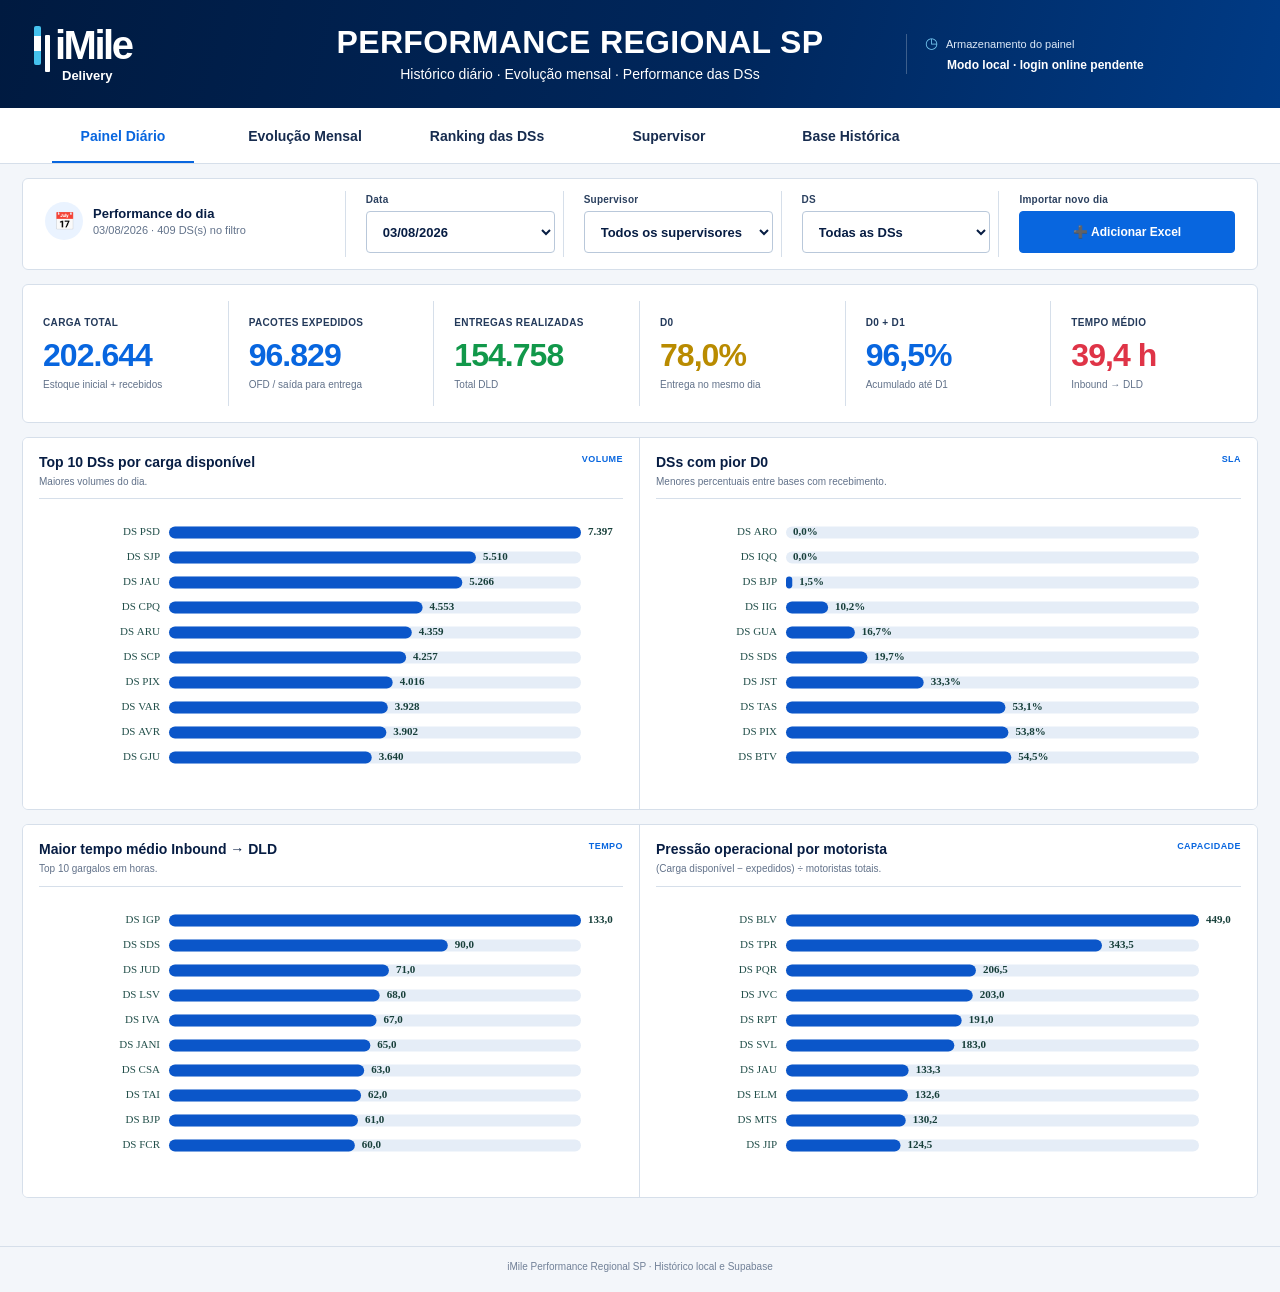
<file: index.html>
<!doctype html>
<html lang="pt-BR">
<head>
<meta charset="utf-8">
<meta name="viewport" content="width=device-width,initial-scale=1">
<title>Performance Regional SP</title>
<style>
:root {
  --bg:#0f3b2f; --surface:#f7fbfa; --surface2:#dfeeee; --coffee:#103a32;
  --coffee2:#0d5b73; --brown:#1b6f82; --caramel:#f0c33b; --cream:#e8f4f0;
  --text:#102723; --muted:#55726b; --line:#b9d4cf; --green:#0d6b4f;
  --yellow:#f0c33b; --red:#d95f55; --blue:#176b9c; --shadow:0 12px 30px rgba(6,38,32,.18);
}
*{box-sizing:border-box}

.metrics .metric:nth-child(1){background:linear-gradient(135deg,#f7fbfa,#dff2ea)}
.metrics .metric:nth-child(2){background:linear-gradient(135deg,#eef8ff,#d7ecfb)}
.metrics .metric:nth-child(3){background:linear-gradient(135deg,#effcf5,#d9f3e6)}
.metrics .metric:nth-child(4){background:linear-gradient(135deg,#fff9db,#ffe98d)}
.metrics .metric:nth-child(5){background:linear-gradient(135deg,#eef8ff,#d9ebff)}
.metrics .metric:nth-child(6){background:linear-gradient(135deg,#fff4d1,#ffd96a)}
.panel{border-top:4px solid #0d6c90}
.panel:nth-of-type(even){border-top-color:#f0c33b}

body{margin:0;font-family:Inter,Segoe UI,Arial,sans-serif;background:linear-gradient(135deg,#0b2f27,#124c3b 42%,#0d3850 100%);color:var(--text)}
.topbar{background:linear-gradient(115deg,#073f35,#0c5d4c 45%,#0d5f88 78%,#0a466c);color:#fff;padding:18px 26px;box-shadow:0 8px 25px rgba(45,28,22,.18)}
.topinner{max-width:1580px;margin:auto;display:flex;justify-content:space-between;align-items:center;gap:20px}
.brand{display:flex;align-items:center;gap:14px} .logo{width:48px;height:48px;border-radius:14px;background:#fff;color:#0a5f78;display:grid;place-items:center;font-weight:900;font-size:21px}
.brand h1{margin:0;font-size:24px} .brand p{margin:4px 0 0;color:#eaded7;font-size:12px}
.main{max-width:1580px;margin:auto;padding:20px 26px 38px}
.tabs{display:flex;gap:8px;flex-wrap:wrap;margin-bottom:15px}
.tab{border:1px solid #bba79b;background:#d9ecf0;color:#164d5d;border-radius:11px;padding:10px 14px;font-weight:800;cursor:pointer}
.tab.active{background:#0d6c90;color:white;border-color:#0d6c90}
.view{display:none} .view.active{display:block}
.toolbar{display:grid;grid-template-columns:1.2fr .8fr .8fr .8fr .9fr;gap:12px;margin-bottom:14px}
.box,.panel,.metric{background:rgba(248,243,239,.97);border:1px solid var(--line);border-radius:16px;box-shadow:var(--shadow)}
.box{padding:13px 14px} .box label{display:block;font-size:10px;text-transform:uppercase;letter-spacing:.7px;font-weight:900;color:var(--muted);margin-bottom:7px}
select,input[type=date],input[type=month]{width:100%;border:1px solid #cfbdb2;background:#fffaf7;color:var(--text);padding:10px;border-radius:10px;outline:none}
.importBtn,.primary,.danger,.ghost{border:0;border-radius:10px;padding:10px 13px;font-weight:800;cursor:pointer}
.primary,.importBtn{background:#0d6787;color:#fff} .danger{background:#a94442;color:#fff} .ghost{background:#dceff4;color:#174b5e;border:1px solid #a8ced8}
.report{display:flex;align-items:center;gap:11px} .reportIcon{width:42px;height:42px;border-radius:12px;background:#d9eff1;display:grid;place-items:center;font-size:20px}
.reportTitle{font-size:14px;font-weight:900} .sub{font-size:11px;color:var(--muted);margin-top:3px}
.metrics{display:grid;grid-template-columns:repeat(6,1fr);gap:12px;margin-bottom:14px}
.metric{padding:15px 16px;position:relative;overflow:hidden} .metric .label{font-size:11px;color:var(--muted);font-weight:800}
.metric .value{font-size:26px;font-weight:900;margin-top:7px;letter-spacing:-.5px} .metric .foot{font-size:10px;color:var(--muted);margin-top:5px}
.metric:after{content:"";position:absolute;bottom:0;left:0;right:0;height:4px;background:var(--caramel)} .metric.green:after{background:var(--green)} .metric.red:after{background:var(--red)} .metric.blue:after{background:var(--blue)} .metric.yellow:after{background:var(--yellow)}
.grid2{display:grid;grid-template-columns:1fr 1fr;gap:14px;margin-bottom:14px} .grid3{display:grid;grid-template-columns:repeat(3,1fr);gap:14px;margin-bottom:14px}
.panel{padding:16px 17px} .panelHead{display:flex;justify-content:space-between;align-items:flex-start;gap:12px;margin-bottom:12px}
.panel h2{font-size:15px;margin:0} .panel p{font-size:11px;color:var(--muted);margin:4px 0 0} .badge{font-size:10px;padding:5px 8px;border-radius:999px;background:#ffe77d;color:#5c4a00;font-weight:900}
canvas{display:block;width:100%;height:285px}
.tableWrap{overflow:auto;max-height:470px;border:1px solid var(--line);border-radius:12px}
table{width:100%;border-collapse:collapse;min-width:1050px} th{position:sticky;top:0;background:#d7eceb;color:#164b45;text-align:left;font-size:10px;text-transform:uppercase;letter-spacing:.4px;padding:10px;border-bottom:1px solid var(--line)} td{padding:10px;border-bottom:1px solid #e5d8d0;font-size:11px} tbody tr:hover{background:#efe5de}
.pos{color:var(--green);font-weight:900} .neg{color:var(--red);font-weight:900}
.historyActions{display:flex;gap:9px;flex-wrap:wrap;margin:12px 0}
.dayCards{display:grid;grid-template-columns:repeat(auto-fill,minmax(180px,1fr));gap:10px} .dayCard{background:#eaf5f2;border:1px solid var(--line);border-radius:13px;padding:12px} .dayCard strong{display:block;font-size:14px} .dayCard small{color:var(--muted)} .dayCard .row{display:flex;justify-content:space-between;align-items:center;margin-top:9px;gap:8px}
.notice{margin-top:12px;background:#fff6c9;border:1px solid #e7c94a;color:#5d521b;border-radius:12px;padding:11px 13px;font-size:11px}
.hidden{display:none!important}

.supervisorToolbar{display:grid;grid-template-columns:1.1fr 1fr 1fr 1fr 220px;gap:12px;margin-bottom:14px}
.weekMetrics{display:grid;grid-template-columns:repeat(4,1fr);gap:12px;margin-bottom:14px}
.weekMetric{background:#f5fbf7;border:1px solid #b9d9cb;border-radius:15px;padding:15px 16px;box-shadow:var(--shadow)}
.weekMetric .label{font-size:11px;color:#58746b;font-weight:800;text-transform:uppercase;letter-spacing:.5px}
.weekMetric .value{font-size:28px;font-weight:900;margin-top:7px}
.weekMetric.green{border-bottom:5px solid #15945a}.weekMetric.yellow{border-bottom:5px solid #e0aa16}.weekMetric.red{border-bottom:5px solid #cc4a48}.weekMetric.blue{border-bottom:5px solid #1678a4}
.weekTableWrap{overflow:auto;border:1px solid var(--line);border-radius:12px}
.weekTable{width:100%;border-collapse:collapse;min-width:1050px}
.weekTable th{background:#0f6792;color:#fff;text-align:center;font-size:11px;padding:8px;border:1px solid #4f88a4}
.weekTable th:first-child{text-align:left;background:#4f8eb5}
.weekTable td{padding:8px;border:1px solid #cadbd4;text-align:center;font-size:11px;font-weight:800}
.weekTable td:first-child{text-align:left;background:#eef6f2;color:#17382f;white-space:nowrap}
.week-red{background:#f7c7c4!important;color:#842722!important}.week-yellow{background:#ffe994!important;color:#705400!important}.week-green{background:#c9efd8!important;color:#12633a!important}.week-empty{background:#f0f2f1!important;color:#88958f!important}
.weekLegend{display:flex;gap:14px;flex-wrap:wrap;font-size:11px;color:#61756f;margin-top:9px}.weekLegend span{display:inline-flex;align-items:center;gap:6px}.weekLegend i{width:12px;height:12px;border-radius:3px;display:inline-block}
.supervisorImageBtn{border:0;background:#f0c33b;color:#31410f;border-radius:10px;padding:11px 13px;font-weight:900;cursor:pointer}


.dsWeekBlock{margin-top:14px}
.dsDetailToolbar{display:grid;grid-template-columns:1fr 230px;gap:12px;margin-bottom:14px}
.dsMetrics{display:grid;grid-template-columns:repeat(6,1fr);gap:10px;margin-bottom:14px}
.dsMetric{background:#f4faf7;border:1px solid #bdd9cd;border-radius:13px;padding:13px 14px}
.dsMetric .label{font-size:10px;color:#60766f;font-weight:800;text-transform:uppercase}
.dsMetric .value{font-size:23px;font-weight:900;margin-top:6px;color:#153e35}
.dsMetric.green{border-bottom:4px solid #15945a}.dsMetric.yellow{border-bottom:4px solid #dfa915}.dsMetric.red{border-bottom:4px solid #c94b49}.dsMetric.blue{border-bottom:4px solid #187ba5}
.dsChartGrid{display:grid;grid-template-columns:1fr 1fr;gap:14px}
.dsImageBtn{border:0;background:#0d6787;color:#fff;border-radius:10px;padding:11px 13px;font-weight:900;cursor:pointer}

@media(max-width:1200px){.dsMetrics{grid-template-columns:repeat(3,1fr)}.metrics{grid-template-columns:repeat(3,1fr)}.toolbar{grid-template-columns:repeat(3,1fr)}.supervisorToolbar{grid-template-columns:repeat(3,1fr)}.weekMetrics{grid-template-columns:repeat(2,1fr)}.grid3{grid-template-columns:1fr 1fr}}
@media(max-width:800px){.dsMetrics,.dsChartGrid,.metrics,.toolbar,.supervisorToolbar,.weekMetrics,.grid2,.grid3{grid-template-columns:1fr 1fr}.main{padding:16px}}
@media(max-width:560px){.dsMetrics,.dsChartGrid,.dsDetailToolbar,.metrics,.toolbar,.supervisorToolbar,.weekMetrics,.grid2,.grid3{grid-template-columns:1fr}.topinner{align-items:flex-start}}
</style>
<link rel="stylesheet" href="design-v9.css?v=9">
</head>
<body class="v9">
<header class="topbar">
  <div class="topinner">
    <div class="brand-lockup" aria-label="iMile Delivery">
      <div class="brand-mark"><i></i><b>iMile</b></div><span>Delivery</span>
    </div>
    <div class="headline-lockup">
      <h1>PERFORMANCE REGIONAL SP</h1>
      <p>Histórico diário · Evolução mensal · Performance das DSs</p>
    </div>
    <div class="database-meta"><span>Armazenamento do painel</span><strong id="dbStatus">Inicializando...</strong></div>
  </div>
</header>

<main class="main">
  <div class="tabs">
    <button class="tab active" data-view="daily">Painel Diário</button>
    <button class="tab" data-view="monthly">Evolução Mensal</button>
    <button class="tab" data-view="ranking">Ranking das DSs</button>
    <button class="tab" data-view="supervisor">Supervisor</button>
    <button class="tab" data-view="history">Base Histórica</button>
  </div>

  <section id="view-daily" class="view active">
    <div class="toolbar">
      <div class="box"><div class="report"><div class="reportIcon">📅</div><div><div class="reportTitle">Performance do dia</div><div id="dailySub" class="sub">Carregando histórico...</div></div></div></div>
      <div class="box"><label>Data</label><select id="dailyDate"></select></div>
      <div class="box"><label>Supervisor</label><select id="dailySup"><option value="">Todos</option></select></div>
      <div class="box"><label>DS</label><select id="dailyDs"><option value="">Todas</option></select></div>
      <div class="box"><label>Importar novo dia</label><button id="quickImportBtn" class="importBtn" style="width:100%">➕ Adicionar Excel</button></div>
    </div>

    <div class="metrics">
      <div class="metric"><div class="label">Carga Total</div><div id="mAvailable" class="value">--</div><div class="foot">Estoque inicial + recebidos</div></div>
      <div class="metric blue"><div class="label">Pacotes Expedidos</div><div id="mDispatched" class="value">--</div><div class="foot">OFD / saída para entrega</div></div>
      <div class="metric green"><div class="label">Entregas Realizadas</div><div id="mDelivered" class="value">--</div><div class="foot">Total DLD</div></div>
      <div class="metric yellow"><div class="label">D0</div><div id="mD0" class="value">--</div><div class="foot">Entrega no mesmo dia</div></div>
      <div class="metric"><div class="label">D0 + D1</div><div id="mD01" class="value">--</div><div class="foot">Acumulado até D1</div></div>
      <div class="metric red"><div class="label">Tempo Médio</div><div id="mHours" class="value">--</div><div class="foot">Inbound → DLD</div></div>
    </div>

    <div class="grid2">
      <div class="panel"><div class="panelHead"><div><h2>Top 10 DSs por carga disponível</h2><p>Maiores volumes do dia.</p></div><span class="badge">VOLUME</span></div><canvas id="dailyVolumeChart"></canvas></div>
      <div class="panel"><div class="panelHead"><div><h2>DSs com pior D0</h2><p>Menores percentuais entre bases com recebimento.</p></div><span class="badge">SLA</span></div><canvas id="dailyD0Chart"></canvas></div>
    </div>

    <div class="grid2">
      <div class="panel"><div class="panelHead"><div><h2>Maior tempo médio Inbound → DLD</h2><p>Top 10 gargalos em horas.</p></div><span class="badge">TEMPO</span></div><canvas id="dailyHoursChart"></canvas></div>
      <div class="panel"><div class="panelHead"><div><h2>Pressão operacional por motorista</h2><p>(Carga disponível − expedidos) ÷ motoristas totais.</p></div><span class="badge">CAPACIDADE</span></div><canvas id="dailyPressureChart"></canvas></div>
    </div>
  </section>

  <section id="view-monthly" class="view">
    <div class="toolbar">
      <div class="box"><div class="report"><div class="reportIcon">📈</div><div><div class="reportTitle">Evolução mensal</div><div id="monthlySub" class="sub">Indicadores consolidados do período.</div></div></div></div>
      <div class="box"><label>Mês</label><input id="monthPicker" type="month" value="2026-08"></div>
      <div class="box"><label>Supervisor</label><select id="monthSup"><option value="">Todos</option></select></div>
      <div class="box"><label>DS</label><select id="monthDs"><option value="">Todas</option></select></div>
      <div class="box"><label>Período</label><div id="monthPeriod" class="reportTitle">--</div><div class="sub">dias carregados</div></div>
    </div>
    <div class="metrics">
      <div class="metric"><div class="label">Recebidos no mês</div><div id="mmReceived" class="value">--</div></div>
      <div class="metric blue"><div class="label">Expedidos no mês</div><div id="mmDispatched" class="value">--</div></div>
      <div class="metric green"><div class="label">Entregues no mês</div><div id="mmDelivered" class="value">--</div></div>
      <div class="metric yellow"><div class="label">D0 médio ponderado</div><div id="mmD0" class="value">--</div></div>
      <div class="metric"><div class="label">D0 + D1 médio</div><div id="mmD01" class="value">--</div></div>
      <div class="metric red"><div class="label">Tempo médio mensal</div><div id="mmHours" class="value">--</div></div>
    </div>
    <div class="grid2">
      <div class="panel"><div class="panelHead"><div><h2>Evolução do D0</h2><p>Percentual diário ao longo do mês.</p></div><span class="badge">D0%</span></div><canvas id="monthD0Chart"></canvas></div>
      <div class="panel"><div class="panelHead"><div><h2>Expedidos × Entregues</h2><p>Movimento diário da operação.</p></div><span class="badge">VOLUME</span></div><canvas id="monthVolumeChart"></canvas></div>
    </div>
    <div class="grid2">
      <div class="panel"><div class="panelHead"><div><h2>Tempo médio diário</h2><p>Inbound → DLD ao longo do mês.</p></div><span class="badge">HORAS</span></div><canvas id="monthHoursChart"></canvas></div>
      <div class="panel"><div class="panelHead"><div><h2>Produtividade por motorista</h2><p>Entregas por Driver DLD ao longo do mês.</p></div><span class="badge">PRODUTIVIDADE</span></div><canvas id="monthProductivityChart"></canvas></div>
    </div>
  </section>

  <section id="view-ranking" class="view">
    <div class="toolbar">
      <div class="box"><div class="report"><div class="reportIcon">🏆</div><div><div class="reportTitle">Ranking Regional SP</div><div class="sub">Supervisores e DSs em D0 e D0 + D1.</div></div></div></div>
      <div class="box"><label>Mês</label><input id="rankMonth" type="month" value="2026-08"></div>
      <div class="box"><label>Supervisor</label><select id="rankSup"><option value="">Todos</option></select></div>
      <div class="box"><label>Dia para Top 10</label><select id="rankDay"><option value="">Último dia disponível</option></select></div>
      <div class="box"><label>Indicador diário</label><select id="rankDayMetric"><option value="d0">D0</option><option value="d01">D0 + D1</option></select></div>
    </div>

    <div class="grid2">
      <div class="panel"><div class="panelHead"><div><h2>Melhores Supervisores · D0</h2><p>Ranking mensal ponderado pelo volume recebido.</p></div><span class="badge">SUPERVISOR D0</span></div><canvas id="supD0Chart"></canvas></div>
      <div class="panel"><div class="panelHead"><div><h2>Melhores Supervisores · D0 + D1</h2><p>Ranking mensal ponderado pelo volume recebido.</p></div><span class="badge">SUPERVISOR D0+D1</span></div><canvas id="supD1Chart"></canvas></div>
    </div>

    <div class="grid2">
      <div class="panel"><div class="panelHead"><div><h2>Melhores DSs · D0</h2><p>Top 20 bases no consolidado mensal.</p></div><span class="badge">DS D0</span></div><canvas id="dsD0Chart"></canvas></div>
      <div class="panel"><div class="panelHead"><div><h2>Melhores DSs · D0 + D1</h2><p>Top 20 bases no consolidado mensal.</p></div><span class="badge">DS D0+D1</span></div><canvas id="dsD1Chart"></canvas></div>
    </div>

    <div class="grid2">
      <div class="panel"><div class="panelHead"><div><h2>Piores DSs · D0</h2><p>10 bases com menor desempenho no mês, considerando bases com volume.</p></div><span class="badge">ATENÇÃO</span></div><canvas id="worstD0Chart"></canvas></div>
      <div class="panel"><div class="panelHead"><div><h2>Piores DSs · D0 + D1</h2><p>10 bases com menor desempenho no mês, considerando bases com volume.</p></div><span class="badge">ATENÇÃO</span></div><canvas id="worstD1Chart"></canvas></div>
    </div>

    <div class="panel" style="margin-bottom:14px">
      <div class="panelHead"><div><h2>Top 10 do dia</h2><p id="dailyRankSub">Os 10 melhores do dia selecionado.</p></div><span class="badge">DIA A DIA</span></div>
      <canvas id="dailyTop10Chart"></canvas>
    </div>

    <div class="panel">
      <div class="panelHead"><div><h2>Evolução diária do Top 10</h2><p>Mostra quem ocupa as 10 primeiras posições em cada dia do mês.</p></div><span class="badge">ESCALONADO</span></div>
      <div class="tableWrap"><table>
        <thead><tr><th>Data</th><th>1º</th><th>2º</th><th>3º</th><th>4º</th><th>5º</th><th>6º</th><th>7º</th><th>8º</th><th>9º</th><th>10º</th></tr></thead>
        <tbody id="dailyTop10Table"></tbody>
      </table></div>
    </div>
  </section>

  
  <section id="view-supervisor" class="view">
    <div class="supervisorToolbar">
      <div class="box"><div class="report"><div class="reportIcon">👤</div><div><div class="reportTitle">Resumo semanal do Supervisor</div><div id="supWeekSub" class="sub">Domingo a sábado.</div></div></div></div>
      <div class="box"><label>Supervisor</label><select id="weekSup"><option value="">Selecione o supervisor</option></select></div>
      <div class="box"><label>Semana</label><select id="weekStart"></select></div>
      <div class="box"><label>Indicador</label><select id="weekMetric"><option value="d0">D0</option><option value="d01">D0 + D1</option></select></div>
      <button id="weekImageBtn" class="supervisorImageBtn">🖼️ Gerar imagem da semana</button>
    </div>

    <div class="weekMetrics">
      <div class="weekMetric blue"><div class="label">Consolidado semanal</div><div id="weekAvg" class="value">--</div><div class="sub">SLA ponderado pelo volume recebido</div></div>
      <div class="weekMetric green"><div class="label">Melhor dia</div><div id="weekBest" class="value">--</div><div id="weekBestDate" class="sub">--</div></div>
      <div class="weekMetric red"><div class="label">Pior dia</div><div id="weekWorst" class="value">--</div><div id="weekWorstDate" class="sub">--</div></div>
      <div class="weekMetric yellow"><div class="label">Bases na faixa verde</div><div id="weekGreenBases" class="value">--</div><div class="sub">Consolidado semanal ≥ 90%</div></div>
    </div>

    <div class="panel" style="margin-bottom:14px">
      <div class="panelHead"><div><h2>Percentual do Supervisor por dia</h2><p>Domingo a sábado da semana selecionada.</p></div><span class="badge">SEMANA</span></div>
      <canvas id="weekSupervisorChart"></canvas>
    </div>

    <div class="panel">
      <div class="panelHead"><div><h2>Semana das Bases</h2><p id="weekTableSub">Percentual diário por DS, com consolidado semanal ponderado pelo volume.</p></div><span class="badge">DOM → SÁB</span></div>
      <div class="weekTableWrap">
        <table class="weekTable">
          <thead id="weekTableHead"></thead>
          <tbody id="weekTableBody"></tbody>
        </table>
      </div>
      <div class="weekLegend">
        <span><i style="background:#f7c7c4"></i> 0 a 79,99%</span>
        <span><i style="background:#ffe994"></i> 80 a 89,99%</span>
        <span><i style="background:#c9efd8"></i> 90 a 100%</span>
      </div>
    </div>

    <div class="dsWeekBlock">
      <div class="panel">
        <div class="panelHead"><div><h2>Detalhe semanal por DS</h2><p>Selecione uma base do supervisor para analisar todos os principais números da semana.</p></div><span class="badge">DS</span></div>
        <div class="dsDetailToolbar">
          <div class="box" style="box-shadow:none"><label>DS para análise</label><select id="weekDs"><option value="">Selecione uma DS</option></select></div>
          <button id="weekDsImageBtn" class="dsImageBtn">🖼️ Gerar imagem da DS</button>
        </div>

        <div class="dsMetrics">
          <div class="dsMetric blue"><div class="label">Recebidos semana</div><div id="dsWReceived" class="value">--</div></div>
          <div class="dsMetric blue"><div class="label">Expedidos semana</div><div id="dsWDispatched" class="value">--</div></div>
          <div class="dsMetric green"><div class="label">Entregues semana</div><div id="dsWDelivered" class="value">--</div></div>
          <div class="dsMetric yellow"><div class="label">D0 médio</div><div id="dsWD0" class="value">--</div></div>
          <div class="dsMetric green"><div class="label">D0 + D1 médio</div><div id="dsWD01" class="value">--</div></div>
          <div class="dsMetric red"><div class="label">Tempo médio</div><div id="dsWHours" class="value">--</div></div>
        </div>

        <div class="dsChartGrid">
          <div class="panel" style="box-shadow:none"><div class="panelHead"><div><h2>D0 e D0 + D1 por dia</h2><p>Percentuais da DS ao longo da semana.</p></div></div><canvas id="dsWeekSlaChart"></canvas></div>
          <div class="panel" style="box-shadow:none"><div class="panelHead"><div><h2>Volume diário</h2><p>Recebidos, Expedidos e Entregues.</p></div></div><canvas id="dsWeekVolumeChart"></canvas></div>
          <div class="panel" style="box-shadow:none"><div class="panelHead"><div><h2>Tempo médio por dia</h2><p>Inbound → DLD em horas.</p></div></div><canvas id="dsWeekHoursChart"></canvas></div>
          <div class="panel" style="box-shadow:none"><div class="panelHead"><div><h2>Motoristas por dia</h2><p>Driver OFD, Driver DLD e total.</p></div></div><canvas id="dsWeekDriversChart"></canvas></div>
        </div>
      </div>
    </div>
  </section>

  <section id="view-history" class="view">
    <div class="grid2">
      <div class="panel">
        <div class="panelHead"><div><h2>Adicionar vários dias ao banco</h2><p>Selecione quantos arquivos Excel quiser. Você pode carregar vários dias de uma só vez.</p></div><span class="badge">IMPORTAÇÃO EM LOTE</span></div>
        <div class="box" style="box-shadow:none;margin-bottom:10px">
          <label>Arquivos Excel</label>
          <input id="excelFiles" type="file" accept=".xlsx" multiple>
          <div class="sub" style="margin-top:7px">Exemplo de nomes reconhecidos automaticamente: 03,08,2026.xlsx · 04,08,2026.xlsx · 15-08-2026.xlsx</div>
        </div>
        <div class="grid2" style="margin-bottom:0">
          <div class="box" style="box-shadow:none">
            <label>Data manual de apoio</label>
            <input id="importDate" type="date" value="2026-08-13">
            <div class="sub">Usada somente se um único arquivo não tiver data no nome.</div>
          </div>
          <div class="box" style="box-shadow:none">
            <label>Política para dias repetidos</label>
            <select id="duplicatePolicy">
              <option value="replace">Substituir automaticamente</option>
              <option value="skip">Ignorar dias já carregados</option>
            </select>
          </div>
        </div>
        <div class="historyActions"><button id="importBatchBtn" class="primary">➕ Importar arquivos selecionados</button></div>
        <div id="importMessage" class="notice">Você pode selecionar vários dias de uma vez. O leitor aceita exports com ou sem referências internas de célula, sharedStrings, células vazias e diferentes formas de gravação do Excel.</div>
      </div>
      <div class="panel">
        <div class="panelHead"><div><h2>Backup do banco local</h2><p>Exporte o histórico para levar a outro computador ou restaurar depois.</p></div><span class="badge">SEGURANÇA</span></div>
        <div class="historyActions"><button id="backupBtn" class="ghost">💾 Exportar backup JSON</button><button id="restoreBtn" class="ghost">📥 Restaurar backup</button><input id="restoreFile" class="hidden" type="file" accept=".json"></div>
        <div class="notice"><strong>Modo online:</strong> configure o Supabase para que as datas fiquem salvas na nuvem e apareçam em qualquer computador. Sem configuração/login, o painel continua funcionando no modo local deste navegador.</div>
        <div class="historyActions" style="margin-top:10px;gap:8px;flex-wrap:wrap">
          <input id="cloudEmail" type="email" placeholder="E-mail do usuário Supabase" style="min-width:240px">
          <input id="cloudPassword" type="password" placeholder="Senha" style="min-width:180px">
          <button id="cloudLoginBtn" class="primary">☁️ Entrar no banco online</button>
          <button id="cloudReloadBtn" class="ghost">↻ Atualizar do banco online</button><button id="cloudLogoutBtn" class="ghost">Sair</button>
          <button id="migrateLocalBtn" class="ghost">⬆️ Enviar histórico local para nuvem</button>
        </div>
        <div id="cloudMessage" class="sub" style="margin-top:8px">Aguardando configuração do Supabase.</div>
      </div>
    </div>
    <div class="panel"><div class="panelHead"><div><h2>Dias carregados</h2><p>Um registro por data. Reimportar a mesma data substitui o fechamento anterior.</p></div><span id="historyCount" class="badge">0 DIAS</span></div><div id="dayCards" class="dayCards"></div></div>
  </section>
</main>

<footer class="appFooter">iMile Performance Regional SP · Histórico local e Supabase</footer>

<script src="supabase-settings.js"></script>
<script src="sync-safety.js"></script>
<script src="jszip.min.js"></script>
<script>
const SEED_DATE='2026-08-03';
const SEED_ROWS=[{"region":"Sao Paulo","ds":"DS ADD","initialStock":920.0,"received":2.0,"available":922.0,"dispatched":135.0,"delivered":829.0,"avgHours":35.0,"d0":2.0,"d0Pct":1.0,"d1Pct":0.0,"d01Pct":1.0,"d2Pct":0.0,"d012Pct":1.0,"driverOFD":3.0,"driverDLD":12.0,"driverTotal":12.0},{"region":"Sao Paulo","ds":"DS AQR","initialStock":2590.0,"received":1.0,"available":2591.0,"dispatched":434.0,"delivered":2011.0,"avgHours":34.0,"d0":1.0,"d0Pct":1.0,"d1Pct":0.0,"d01Pct":1.0,"d2Pct":0.0,"d012Pct":1.0,"driverOFD":17.0,"driverDLD":23.0,"driverTotal":23.0},{"region":"Sao Paulo","ds":"DS BUXI","initialStock":1701.0,"received":1.0,"available":1702.0,"dispatched":150.0,"delivered":1504.0,"avgHours":38.0,"d0":1.0,"d0Pct":1.0,"d1Pct":0.0,"d01Pct":1.0,"d2Pct":0.0,"d012Pct":1.0,"driverOFD":12.0,"driverDLD":31.0,"driverTotal":31.0},{"region":"Sao Paulo","ds":"DS CBV","initialStock":93.0,"received":34.0,"available":127.0,"dispatched":63.0,"delivered":74.0,"avgHours":56.0,"d0":34.0,"d0Pct":1.0,"d1Pct":0.0,"d01Pct":1.0,"d2Pct":0.0,"d012Pct":1.0,"driverOFD":8.0,"driverDLD":8.0,"driverTotal":9.0},{"region":"Sao Paulo","ds":"DS CPX","initialStock":1563.0,"received":1.0,"available":1564.0,"dispatched":1008.0,"delivered":1076.0,"avgHours":46.0,"d0":1.0,"d0Pct":1.0,"d1Pct":0.0,"d01Pct":1.0,"d2Pct":0.0,"d012Pct":1.0,"driverOFD":26.0,"driverDLD":30.0,"driverTotal":31.0},{"region":"Sao Paulo","ds":"DS EBG","initialStock":362.0,"received":1.0,"available":363.0,"dispatched":300.0,"delivered":310.0,"avgHours":32.0,"d0":1.0,"d0Pct":1.0,"d1Pct":0.0,"d01Pct":1.0,"d2Pct":0.0,"d012Pct":1.0,"driverOFD":9.0,"driverDLD":9.0,"driverTotal":9.0},{"region":"Sao Paulo","ds":"DS IDT","initialStock":662.0,"received":4.0,"available":666.0,"dispatched":533.0,"delivered":620.0,"avgHours":42.0,"d0":4.0,"d0Pct":1.0,"d1Pct":0.0,"d01Pct":1.0,"d2Pct":0.0,"d012Pct":1.0,"driverOFD":9.0,"driverDLD":9.0,"driverTotal":10.0},{"region":"Sao Paulo","ds":"DS IND","initialStock":1798.0,"received":4.0,"available":1802.0,"dispatched":1354.0,"delivered":1641.0,"avgHours":34.0,"d0":4.0,"d0Pct":1.0,"d1Pct":0.0,"d01Pct":1.0,"d2Pct":0.0,"d012Pct":1.0,"driverOFD":20.0,"driverDLD":22.0,"driverTotal":23.0},{"region":"Sao Paulo","ds":"DS IPR","initialStock":894.0,"received":1.0,"available":895.0,"dispatched":631.0,"delivered":670.0,"avgHours":37.0,"d0":1.0,"d0Pct":1.0,"d1Pct":0.0,"d01Pct":1.0,"d2Pct":0.0,"d012Pct":1.0,"driverOFD":10.0,"driverDLD":11.0,"driverTotal":11.0},{"region":"Sao Paulo","ds":"DS ITE","initialStock":750.0,"received":2.0,"available":752.0,"dispatched":488.0,"delivered":472.0,"avgHours":35.0,"d0":2.0,"d0Pct":1.0,"d1Pct":0.0,"d01Pct":1.0,"d2Pct":0.0,"d012Pct":1.0,"driverOFD":20.0,"driverDLD":20.0,"driverTotal":20.0},{"region":"Sao Paulo","ds":"DS JER","initialStock":1673.0,"received":2.0,"available":1675.0,"dispatched":285.0,"delivered":1348.0,"avgHours":35.0,"d0":2.0,"d0Pct":1.0,"d1Pct":0.0,"d01Pct":1.0,"d2Pct":0.0,"d012Pct":1.0,"driverOFD":12.0,"driverDLD":19.0,"driverTotal":19.0},{"region":"Sao Paulo","ds":"DS JPL","initialStock":5.0,"received":377.0,"available":382.0,"dispatched":377.0,"delivered":378.0,"avgHours":20.0,"d0":377.0,"d0Pct":1.0,"d1Pct":0.0,"d01Pct":1.0,"d2Pct":0.0,"d012Pct":1.0,"driverOFD":1.0,"driverDLD":1.0,"driverTotal":1.0},{"region":"Sao Paulo","ds":"DS MAT","initialStock":789.0,"received":1.0,"available":790.0,"dispatched":214.0,"delivered":708.0,"avgHours":33.0,"d0":1.0,"d0Pct":1.0,"d1Pct":0.0,"d01Pct":1.0,"d2Pct":0.0,"d012Pct":1.0,"driverOFD":14.0,"driverDLD":18.0,"driverTotal":18.0},{"region":"Sao Paulo","ds":"DS MGN","initialStock":2478.0,"received":2.0,"available":2480.0,"dispatched":107.0,"delivered":2039.0,"avgHours":46.0,"d0":2.0,"d0Pct":1.0,"d1Pct":0.0,"d01Pct":1.0,"d2Pct":0.0,"d012Pct":1.0,"driverOFD":14.0,"driverDLD":23.0,"driverTotal":23.0},{"region":"Sao Paulo","ds":"DS MGZ","initialStock":328.0,"received":1.0,"available":329.0,"dispatched":285.0,"delivered":286.0,"avgHours":35.0,"d0":1.0,"d0Pct":1.0,"d1Pct":0.0,"d01Pct":1.0,"d2Pct":0.0,"d012Pct":1.0,"driverOFD":4.0,"driverDLD":4.0,"driverTotal":4.0},{"region":"Sao Paulo","ds":"DS MTL","initialStock":317.0,"received":1.0,"available":318.0,"dispatched":58.0,"delivered":249.0,"avgHours":36.0,"d0":1.0,"d0Pct":1.0,"d1Pct":0.0,"d01Pct":1.0,"d2Pct":0.0,"d012Pct":1.0,"driverOFD":8.0,"driverDLD":13.0,"driverTotal":13.0},{"region":"Sao Paulo","ds":"DS OUR","initialStock":2038.0,"received":1.0,"available":2039.0,"dispatched":128.0,"delivered":1882.0,"avgHours":39.0,"d0":1.0,"d0Pct":1.0,"d1Pct":0.0,"d01Pct":1.0,"d2Pct":0.0,"d012Pct":1.0,"driverOFD":30.0,"driverDLD":36.0,"driverTotal":36.0},{"region":"Sao Paulo","ds":"DS RST","initialStock":855.0,"received":1.0,"available":856.0,"dispatched":236.0,"delivered":659.0,"avgHours":41.0,"d0":1.0,"d0Pct":1.0,"d1Pct":0.0,"d01Pct":1.0,"d2Pct":0.0,"d012Pct":1.0,"driverOFD":11.0,"driverDLD":15.0,"driverTotal":17.0},{"region":"Sao Paulo","ds":"DS SBB","initialStock":1944.0,"received":19.0,"available":1963.0,"dispatched":1806.0,"delivered":1782.0,"avgHours":34.0,"d0":19.0,"d0Pct":1.0,"d1Pct":0.0,"d01Pct":1.0,"d2Pct":0.0,"d012Pct":1.0,"driverOFD":25.0,"driverDLD":24.0,"driverTotal":25.0},{"region":"Sao Paulo","ds":"DS SCM","initialStock":498.0,"received":3.0,"available":501.0,"dispatched":447.0,"delivered":441.0,"avgHours":28.0,"d0":3.0,"d0Pct":1.0,"d1Pct":0.0,"d01Pct":1.0,"d2Pct":0.0,"d012Pct":1.0,"driverOFD":6.0,"driverDLD":6.0,"driverTotal":6.0},{"region":"Sao Paulo","ds":"DS SCR","initialStock":160.0,"received":3.0,"available":163.0,"dispatched":158.0,"delivered":157.0,"avgHours":34.0,"d0":3.0,"d0Pct":1.0,"d1Pct":0.0,"d01Pct":1.0,"d2Pct":0.0,"d012Pct":1.0,"driverOFD":2.0,"driverDLD":2.0,"driverTotal":2.0},{"region":"Sao Paulo","ds":"DS SLT","initialStock":442.0,"received":1.0,"available":443.0,"dispatched":372.0,"delivered":394.0,"avgHours":35.0,"d0":1.0,"d0Pct":1.0,"d1Pct":0.0,"d01Pct":1.0,"d2Pct":0.0,"d012Pct":1.0,"driverOFD":8.0,"driverDLD":7.0,"driverTotal":8.0},{"region":"Sao Paulo","ds":"DS SRG","initialStock":261.0,"received":2.0,"available":263.0,"dispatched":240.0,"delivered":237.0,"avgHours":46.0,"d0":2.0,"d0Pct":1.0,"d1Pct":0.0,"d01Pct":1.0,"d2Pct":0.0,"d012Pct":1.0,"driverOFD":3.0,"driverDLD":3.0,"driverTotal":3.0},{"region":"Sao Paulo","ds":"DS SRQ","initialStock":619.0,"received":1.0,"available":620.0,"dispatched":471.0,"delivered":449.0,"avgHours":46.0,"d0":1.0,"d0Pct":1.0,"d1Pct":0.0,"d01Pct":1.0,"d2Pct":0.0,"d012Pct":1.0,"driverOFD":18.0,"driverDLD":18.0,"driverTotal":18.0},{"region":"Sao Paulo","ds":"DS SVL","initialStock":1106.0,"received":10.0,"available":1116.0,"dispatched":18.0,"delivered":170.0,"avgHours":31.0,"d0":10.0,"d0Pct":1.0,"d1Pct":0.0,"d01Pct":1.0,"d2Pct":0.0,"d012Pct":1.0,"driverOFD":5.0,"driverDLD":6.0,"driverTotal":6.0},{"region":"Sao Paulo","ds":"DS SVM","initialStock":879.0,"received":2.0,"available":881.0,"dispatched":744.0,"delivered":705.0,"avgHours":32.0,"d0":2.0,"d0Pct":1.0,"d1Pct":0.0,"d01Pct":1.0,"d2Pct":0.0,"d012Pct":1.0,"driverOFD":19.0,"driverDLD":18.0,"driverTotal":19.0},{"region":"Sao Paulo","ds":"DS VRE","initialStock":984.0,"received":2.0,"available":986.0,"dispatched":938.0,"delivered":915.0,"avgHours":31.0,"d0":2.0,"d0Pct":1.0,"d1Pct":0.0,"d01Pct":1.0,"d2Pct":0.0,"d012Pct":1.0,"driverOFD":17.0,"driverDLD":17.0,"driverTotal":17.0},{"region":"Sao Paulo","ds":"DS MRP","initialStock":123.0,"received":315.0,"available":438.0,"dispatched":318.0,"delivered":527.0,"avgHours":27.0,"d0":313.0,"d0Pct":0.9936507936507937,"d1Pct":0.006349206349206349,"d01Pct":1.0,"d2Pct":0.0,"d012Pct":1.0,"driverOFD":4.0,"driverDLD":5.0,"driverTotal":5.0},{"region":"Sao Paulo","ds":"DS RCA","initialStock":426.0,"received":210.0,"available":636.0,"dispatched":564.0,"delivered":581.0,"avgHours":37.0,"d0":208.0,"d0Pct":0.9904761904761905,"d1Pct":0.009523809523809525,"d01Pct":1.0,"d2Pct":0.0,"d012Pct":1.0,"driverOFD":6.0,"driverDLD":6.0,"driverTotal":7.0},{"region":"Sao Paulo","ds":"DS SCP","initialStock":4197.0,"received":60.0,"available":4257.0,"dispatched":3207.0,"delivered":3174.0,"avgHours":35.0,"d0":59.0,"d0Pct":0.9833333333333333,"d1Pct":0.016666666666666666,"d01Pct":1.0,"d2Pct":0.0,"d012Pct":1.0,"driverOFD":55.0,"driverDLD":55.0,"driverTotal":57.0},{"region":"Sao Paulo","ds":"DS SJO","initialStock":105.0,"received":43.0,"available":148.0,"dispatched":85.0,"delivered":109.0,"avgHours":33.0,"d0":42.0,"d0Pct":0.9767441860465116,"d1Pct":0.023255813953488372,"d01Pct":1.0,"d2Pct":0.0,"d012Pct":1.0,"driverOFD":7.0,"driverDLD":11.0,"driverTotal":11.0},{"region":"Sao Paulo","ds":"DS VAR","initialStock":2886.0,"received":1042.0,"available":3928.0,"dispatched":3481.0,"delivered":3517.0,"avgHours":32.0,"d0":1013.0,"d0Pct":0.972168905950096,"d1Pct":0.022072936660268713,"d01Pct":0.9942418426103646,"d2Pct":0.0,"d012Pct":0.9942418426103646,"driverOFD":37.0,"driverDLD":38.0,"driverTotal":38.0},{"region":"Sao Paulo","ds":"DS MCC","initialStock":2040.0,"received":104.0,"available":2144.0,"dispatched":581.0,"delivered":1917.0,"avgHours":42.0,"d0":101.0,"d0Pct":0.9711538461538461,"d1Pct":0.019230769230769232,"d01Pct":0.9903846153846154,"d2Pct":0.0,"d012Pct":0.9903846153846154,"driverOFD":22.0,"driverDLD":28.0,"driverTotal":29.0},{"region":"Sao Paulo","ds":"DS FCR","initialStock":870.0,"received":2199.0,"available":3069.0,"dispatched":2727.0,"delivered":2707.0,"avgHours":60.0,"d0":2100.0,"d0Pct":0.9549795361527967,"d1Pct":0.03728967712596635,"d01Pct":0.992269213278763,"d2Pct":0.0036380172805820826,"d012Pct":0.9959072305593452,"driverOFD":28.0,"driverDLD":31.0,"driverTotal":31.0},{"region":"Sao Paulo","ds":"DS CPJ","initialStock":369.0,"received":42.0,"available":411.0,"dispatched":54.0,"delivered":151.0,"avgHours":36.0,"d0":40.0,"d0Pct":0.9523809523809523,"d1Pct":0.0,"d01Pct":0.9523809523809523,"d2Pct":0.0,"d012Pct":0.9523809523809523,"driverOFD":1.0,"driverDLD":3.0,"driverTotal":3.0},{"region":"Sao Paulo","ds":"DS RCL","initialStock":1276.0,"received":20.0,"available":1296.0,"dispatched":1208.0,"delivered":1204.0,"avgHours":36.0,"d0":19.0,"d0Pct":0.95,"d1Pct":0.05,"d01Pct":1.0,"d2Pct":0.0,"d012Pct":1.0,"driverOFD":17.0,"driverDLD":16.0,"driverTotal":17.0},{"region":"Sao Paulo","ds":"DS CBO","initialStock":84.0,"received":170.0,"available":254.0,"dispatched":230.0,"delivered":223.0,"avgHours":51.0,"d0":160.0,"d0Pct":0.9411764705882353,"d1Pct":0.052941176470588235,"d01Pct":0.9941176470588236,"d2Pct":0.0,"d012Pct":0.9941176470588236,"driverOFD":4.0,"driverDLD":3.0,"driverTotal":4.0},{"region":"Sao Paulo","ds":"DS ILS","initialStock":256.0,"received":134.0,"available":390.0,"dispatched":0.0,"delivered":356.0,"avgHours":25.0,"d0":126.0,"d0Pct":0.9402985074626866,"d1Pct":0.007462686567164179,"d01Pct":0.9477611940298507,"d2Pct":0.014925373134328358,"d012Pct":0.9626865671641791,"driverOFD":0.0,"driverDLD":4.0,"driverTotal":4.0},{"region":"Sao Paulo","ds":"DS BER","initialStock":749.0,"received":2128.0,"available":2877.0,"dispatched":2599.0,"delivered":2523.0,"avgHours":51.0,"d0":2000.0,"d0Pct":0.9398496240601504,"d1Pct":0.05404135338345865,"d01Pct":0.993890977443609,"d2Pct":0.003289473684210526,"d012Pct":0.9971804511278195,"driverOFD":25.0,"driverDLD":26.0,"driverTotal":26.0},{"region":"Sao Paulo","ds":"DS GJU","initialStock":3594.0,"received":46.0,"available":3640.0,"dispatched":2793.0,"delivered":3006.0,"avgHours":34.0,"d0":43.0,"d0Pct":0.9347826086956522,"d1Pct":0.021739130434782608,"d01Pct":0.9565217391304348,"d2Pct":0.043478260869565216,"d012Pct":1.0,"driverOFD":37.0,"driverDLD":38.0,"driverTotal":40.0},{"region":"Sao Paulo","ds":"DS AMN","initialStock":226.0,"received":1417.0,"available":1643.0,"dispatched":1459.0,"delivered":1480.0,"avgHours":45.0,"d0":1324.0,"d0Pct":0.9343683839096684,"d1Pct":0.03458009880028229,"d01Pct":0.9689484827099506,"d2Pct":0.026817219477769938,"d012Pct":0.9957657021877205,"driverOFD":17.0,"driverDLD":17.0,"driverTotal":18.0},{"region":"Sao Paulo","ds":"DS DID","initialStock":0.0,"received":14.0,"available":14.0,"dispatched":17.0,"delivered":13.0,"avgHours":0.0,"d0":13.0,"d0Pct":0.9285714285714286,"d1Pct":0.0,"d01Pct":0.9285714285714286,"d2Pct":0.0,"d012Pct":0.9285714285714286,"driverOFD":1.0,"driverDLD":1.0,"driverTotal":1.0},{"region":"Sao Paulo","ds":"DS VZP","initialStock":94.0,"received":802.0,"available":896.0,"dispatched":839.0,"delivered":772.0,"avgHours":43.0,"d0":742.0,"d0Pct":0.9251870324189526,"d1Pct":0.059850374064837904,"d01Pct":0.9850374064837906,"d2Pct":0.006234413965087282,"d012Pct":0.9912718204488778,"driverOFD":18.0,"driverDLD":18.0,"driverTotal":19.0},{"region":"Sao Paulo","ds":"DS SAM","initialStock":730.0,"received":947.0,"available":1677.0,"dispatched":1191.0,"delivered":1148.0,"avgHours":37.0,"d0":873.0,"d0Pct":0.9218585005279831,"d1Pct":0.06019007391763464,"d01Pct":0.9820485744456178,"d2Pct":0.0031678986272439284,"d012Pct":0.9852164730728616,"driverOFD":39.0,"driverDLD":35.0,"driverTotal":39.0},{"region":"Sao Paulo","ds":"DS IGA","initialStock":2379.0,"received":12.0,"available":2391.0,"dispatched":1292.0,"delivered":1263.0,"avgHours":46.0,"d0":11.0,"d0Pct":0.9166666666666666,"d1Pct":0.08333333333333333,"d01Pct":1.0,"d2Pct":0.0,"d012Pct":1.0,"driverOFD":27.0,"driverDLD":25.0,"driverTotal":27.0},{"region":"Sao Paulo","ds":"DS IVA","initialStock":189.0,"received":375.0,"available":564.0,"dispatched":496.0,"delivered":447.0,"avgHours":67.0,"d0":343.0,"d0Pct":0.9146666666666666,"d1Pct":0.07466666666666667,"d01Pct":0.9893333333333333,"d2Pct":0.005333333333333333,"d012Pct":0.9946666666666667,"driverOFD":8.0,"driverDLD":7.0,"driverTotal":8.0},{"region":"Sao Paulo","ds":"DS SJP","initialStock":5487.0,"received":23.0,"available":5510.0,"dispatched":3694.0,"delivered":4829.0,"avgHours":40.0,"d0":21.0,"d0Pct":0.9130434782608695,"d1Pct":0.043478260869565216,"d01Pct":0.9565217391304348,"d2Pct":0.0,"d012Pct":0.9565217391304348,"driverOFD":56.0,"driverDLD":54.0,"driverTotal":58.0},{"region":"Sao Paulo","ds":"DS ATB","initialStock":279.0,"received":86.0,"available":365.0,"dispatched":104.0,"delivered":288.0,"avgHours":54.0,"d0":78.0,"d0Pct":0.9069767441860465,"d1Pct":0.03488372093023256,"d01Pct":0.9418604651162791,"d2Pct":0.011627906976744186,"d012Pct":0.9534883720930233,"driverOFD":10.0,"driverDLD":12.0,"driverTotal":12.0},{"region":"Sao Paulo","ds":"DS GRUI","initialStock":495.0,"received":30.0,"available":525.0,"dispatched":400.0,"delivered":382.0,"avgHours":33.0,"d0":27.0,"d0Pct":0.9,"d1Pct":0.0,"d01Pct":0.9,"d2Pct":0.0,"d012Pct":0.9,"driverOFD":11.0,"driverDLD":8.0,"driverTotal":11.0},{"region":"Sao Paulo","ds":"DS LIM","initialStock":1814.0,"received":10.0,"available":1824.0,"dispatched":1638.0,"delivered":1663.0,"avgHours":35.0,"d0":9.0,"d0Pct":0.9,"d1Pct":0.0,"d01Pct":0.9,"d2Pct":0.0,"d012Pct":0.9,"driverOFD":32.0,"driverDLD":31.0,"driverTotal":34.0},{"region":"Sao Paulo","ds":"DS CDR","initialStock":893.0,"received":9.0,"available":902.0,"dispatched":582.0,"delivered":579.0,"avgHours":32.0,"d0":8.0,"d0Pct":0.8888888888888888,"d1Pct":0.1111111111111111,"d01Pct":1.0,"d2Pct":0.0,"d012Pct":1.0,"driverOFD":10.0,"driverDLD":11.0,"driverTotal":11.0},{"region":"Sao Paulo","ds":"DS GHO","initialStock":588.0,"received":9.0,"available":597.0,"dispatched":484.0,"delivered":466.0,"avgHours":35.0,"d0":8.0,"d0Pct":0.8888888888888888,"d1Pct":0.0,"d01Pct":0.8888888888888888,"d2Pct":0.0,"d012Pct":0.8888888888888888,"driverOFD":5.0,"driverDLD":5.0,"driverTotal":5.0},{"region":"Sao Paulo","ds":"DS GOS","initialStock":1017.0,"received":8.0,"available":1025.0,"dispatched":896.0,"delivered":887.0,"avgHours":36.0,"d0":7.0,"d0Pct":0.875,"d1Pct":0.0,"d01Pct":0.875,"d2Pct":0.125,"d012Pct":1.0,"driverOFD":16.0,"driverDLD":17.0,"driverTotal":17.0},{"region":"Sao Paulo","ds":"DS SRO","initialStock":3311.0,"received":8.0,"available":3319.0,"dispatched":2703.0,"delivered":2560.0,"avgHours":44.0,"d0":7.0,"d0Pct":0.875,"d1Pct":0.125,"d01Pct":1.0,"d2Pct":0.0,"d012Pct":1.0,"driverOFD":51.0,"driverDLD":49.0,"driverTotal":52.0},{"region":"Sao Paulo","ds":"DS DDE","initialStock":885.0,"received":14.0,"available":899.0,"dispatched":529.0,"delivered":501.0,"avgHours":40.0,"d0":12.0,"d0Pct":0.8571428571428571,"d1Pct":0.07142857142857142,"d01Pct":0.9285714285714286,"d2Pct":0.0,"d012Pct":0.9285714285714286,"driverOFD":28.0,"driverDLD":23.0,"driverTotal":31.0},{"region":"Sao Paulo","ds":"DS GRT","initialStock":956.0,"received":14.0,"available":970.0,"dispatched":836.0,"delivered":814.0,"avgHours":41.0,"d0":12.0,"d0Pct":0.8571428571428571,"d1Pct":0.14285714285714285,"d01Pct":1.0,"d2Pct":0.0,"d012Pct":1.0,"driverOFD":17.0,"driverDLD":15.0,"driverTotal":17.0},{"region":"Sao Paulo","ds":"DS MGI","initialStock":1258.0,"received":19.0,"available":1277.0,"dispatched":787.0,"delivered":816.0,"avgHours":37.0,"d0":16.0,"d0Pct":0.8421052631578947,"d1Pct":0.05263157894736842,"d01Pct":0.8947368421052632,"d2Pct":0.0,"d012Pct":0.8947368421052632,"driverOFD":24.0,"driverDLD":27.0,"driverTotal":27.0},{"region":"Sao Paulo","ds":"DS JUD","initialStock":626.0,"received":546.0,"available":1172.0,"dispatched":1043.0,"delivered":786.0,"avgHours":71.0,"d0":459.0,"d0Pct":0.8406593406593407,"d1Pct":0.1227106227106227,"d01Pct":0.9633699633699634,"d2Pct":0.016483516483516484,"d012Pct":0.9798534798534798,"driverOFD":14.0,"driverDLD":14.0,"driverTotal":15.0},{"region":"Sao Paulo","ds":"DS EAR","initialStock":248.0,"received":6.0,"available":254.0,"dispatched":161.0,"delivered":171.0,"avgHours":43.0,"d0":5.0,"d0Pct":0.8333333333333334,"d1Pct":0.0,"d01Pct":0.8333333333333334,"d2Pct":0.0,"d012Pct":0.8333333333333334,"driverOFD":8.0,"driverDLD":9.0,"driverTotal":9.0},{"region":"Sao Paulo","ds":"DS ADL","initialStock":670.0,"received":492.0,"available":1162.0,"dispatched":540.0,"delivered":707.0,"avgHours":39.0,"d0":394.0,"d0Pct":0.8008130081300813,"d1Pct":0.15447154471544716,"d01Pct":0.9552845528455285,"d2Pct":0.04065040650406504,"d012Pct":0.9959349593495935,"driverOFD":7.0,"driverDLD":9.0,"driverTotal":9.0},{"region":"Sao Paulo","ds":"DS AVR","initialStock":3892.0,"received":10.0,"available":3902.0,"dispatched":866.0,"delivered":3085.0,"avgHours":45.0,"d0":8.0,"d0Pct":0.8,"d1Pct":0.0,"d01Pct":0.8,"d2Pct":0.1,"d012Pct":0.9,"driverOFD":34.0,"driverDLD":39.0,"driverTotal":40.0},{"region":"Sao Paulo","ds":"DS LNS","initialStock":458.0,"received":5.0,"available":463.0,"dispatched":442.0,"delivered":433.0,"avgHours":32.0,"d0":4.0,"d0Pct":0.8,"d1Pct":0.0,"d01Pct":0.8,"d2Pct":0.0,"d012Pct":0.8,"driverOFD":20.0,"driverDLD":17.0,"driverTotal":20.0},{"region":"Sao Paulo","ds":"DS ARJ","initialStock":2269.0,"received":23.0,"available":2292.0,"dispatched":206.0,"delivered":1972.0,"avgHours":41.0,"d0":18.0,"d0Pct":0.782608695652174,"d1Pct":0.21739130434782608,"d01Pct":1.0,"d2Pct":0.0,"d012Pct":1.0,"driverOFD":11.0,"driverDLD":21.0,"driverTotal":22.0},{"region":"Sao Paulo","ds":"DS MSO","initialStock":1436.0,"received":18.0,"available":1454.0,"dispatched":290.0,"delivered":1332.0,"avgHours":38.0,"d0":14.0,"d0Pct":0.7777777777777778,"d1Pct":0.0,"d01Pct":0.7777777777777778,"d2Pct":0.0,"d012Pct":0.7777777777777778,"driverOFD":11.0,"driverDLD":24.0,"driverTotal":24.0},{"region":"Sao Paulo","ds":"DS VLB","initialStock":428.0,"received":106.0,"available":534.0,"dispatched":319.0,"delivered":249.0,"avgHours":36.0,"d0":81.0,"d0Pct":0.7641509433962265,"d1Pct":0.22641509433962265,"d01Pct":0.9905660377358491,"d2Pct":0.0,"d012Pct":0.9905660377358491,"driverOFD":15.0,"driverDLD":14.0,"driverTotal":15.0},{"region":"Sao Paulo","ds":"DS CTI","initialStock":1195.0,"received":12.0,"available":1207.0,"dispatched":875.0,"delivered":873.0,"avgHours":38.0,"d0":9.0,"d0Pct":0.75,"d1Pct":0.0,"d01Pct":0.75,"d2Pct":0.0,"d012Pct":0.75,"driverOFD":29.0,"driverDLD":30.0,"driverTotal":33.0},{"region":"Sao Paulo","ds":"DS MOG","initialStock":696.0,"received":4.0,"available":700.0,"dispatched":612.0,"delivered":602.0,"avgHours":33.0,"d0":3.0,"d0Pct":0.75,"d1Pct":0.0,"d01Pct":0.75,"d2Pct":0.0,"d012Pct":0.75,"driverOFD":11.0,"driverDLD":12.0,"driverTotal":12.0},{"region":"Sao Paulo","ds":"DS MRA","initialStock":2863.0,"received":8.0,"available":2871.0,"dispatched":2278.0,"delivered":2784.0,"avgHours":40.0,"d0":6.0,"d0Pct":0.75,"d1Pct":0.0,"d01Pct":0.75,"d2Pct":0.125,"d012Pct":0.875,"driverOFD":37.0,"driverDLD":38.0,"driverTotal":38.0},{"region":"Sao Paulo","ds":"DS PIB","initialStock":1199.0,"received":8.0,"available":1207.0,"dispatched":960.0,"delivered":977.0,"avgHours":48.0,"d0":6.0,"d0Pct":0.75,"d1Pct":0.25,"d01Pct":1.0,"d2Pct":0.0,"d012Pct":1.0,"driverOFD":28.0,"driverDLD":28.0,"driverTotal":30.0},{"region":"Sao Paulo","ds":"DS MBI","initialStock":1856.0,"received":96.0,"available":1952.0,"dispatched":1004.0,"delivered":1516.0,"avgHours":37.0,"d0":70.0,"d0Pct":0.7291666666666666,"d1Pct":0.13541666666666666,"d01Pct":0.8645833333333334,"d2Pct":0.020833333333333332,"d012Pct":0.8854166666666666,"driverOFD":17.0,"driverDLD":19.0,"driverTotal":21.0},{"region":"Sao Paulo","ds":"DS CPQ","initialStock":4536.0,"received":17.0,"available":4553.0,"dispatched":3243.0,"delivered":3468.0,"avgHours":40.0,"d0":12.0,"d0Pct":0.7058823529411765,"d1Pct":0.058823529411764705,"d01Pct":0.7647058823529411,"d2Pct":0.0,"d012Pct":0.7647058823529411,"driverOFD":78.0,"driverDLD":80.0,"driverTotal":84.0},{"region":"Sao Paulo","ds":"DS MAU","initialStock":1967.0,"received":3.0,"available":1970.0,"dispatched":1321.0,"delivered":1269.0,"avgHours":40.0,"d0":2.0,"d0Pct":0.6666666666666666,"d1Pct":0.0,"d01Pct":0.6666666666666666,"d2Pct":0.0,"d012Pct":0.6666666666666666,"driverOFD":41.0,"driverDLD":43.0,"driverTotal":44.0},{"region":"Sao Paulo","ds":"DS TBT","initialStock":1041.0,"received":78.0,"available":1119.0,"dispatched":420.0,"delivered":526.0,"avgHours":44.0,"d0":49.0,"d0Pct":0.6282051282051282,"d1Pct":0.3333333333333333,"d01Pct":0.9615384615384616,"d2Pct":0.0,"d012Pct":0.9615384615384616,"driverOFD":22.0,"driverDLD":23.0,"driverTotal":24.0},{"region":"Sao Paulo","ds":"DS WSC","initialStock":2462.0,"received":46.0,"available":2508.0,"dispatched":1805.0,"delivered":1885.0,"avgHours":37.0,"d0":28.0,"d0Pct":0.6086956521739131,"d1Pct":0.0,"d01Pct":0.6086956521739131,"d2Pct":0.0,"d012Pct":0.6086956521739131,"driverOFD":29.0,"driverDLD":31.0,"driverTotal":32.0},{"region":"Sao Paulo","ds":"DS BCC","initialStock":574.0,"received":5.0,"available":579.0,"dispatched":540.0,"delivered":528.0,"avgHours":38.0,"d0":3.0,"d0Pct":0.6,"d1Pct":0.2,"d01Pct":0.8,"d2Pct":0.0,"d012Pct":0.8,"driverOFD":12.0,"driverDLD":11.0,"driverTotal":12.0},{"region":"Sao Paulo","ds":"DS SBC","initialStock":3388.0,"received":34.0,"available":3422.0,"dispatched":2872.0,"delivered":2766.0,"avgHours":41.0,"d0":19.0,"d0Pct":0.5588235294117647,"d1Pct":0.058823529411764705,"d01Pct":0.6176470588235294,"d2Pct":0.0,"d012Pct":0.6176470588235294,"driverOFD":52.0,"driverDLD":53.0,"driverTotal":53.0},{"region":"Sao Paulo","ds":"DS BTV","initialStock":512.0,"received":11.0,"available":523.0,"dispatched":154.0,"delivered":372.0,"avgHours":35.0,"d0":6.0,"d0Pct":0.5454545454545454,"d1Pct":0.18181818181818182,"d01Pct":0.7272727272727273,"d2Pct":0.18181818181818182,"d012Pct":0.9090909090909091,"driverOFD":2.0,"driverDLD":3.0,"driverTotal":3.0},{"region":"Sao Paulo","ds":"DS PIX","initialStock":4003.0,"received":13.0,"available":4016.0,"dispatched":3117.0,"delivered":3054.0,"avgHours":47.0,"d0":7.0,"d0Pct":0.5384615384615384,"d1Pct":0.15384615384615385,"d01Pct":0.6923076923076923,"d2Pct":0.0,"d012Pct":0.6923076923076923,"driverOFD":52.0,"driverDLD":48.0,"driverTotal":54.0},{"region":"Sao Paulo","ds":"DS TAS","initialStock":130.0,"received":2238.0,"available":2368.0,"dispatched":1575.0,"delivered":1260.0,"avgHours":24.0,"d0":1189.0,"d0Pct":0.531277926720286,"d1Pct":0.4222520107238606,"d01Pct":0.9535299374441466,"d2Pct":0.03842716711349419,"d012Pct":0.9919571045576407,"driverOFD":16.0,"driverDLD":16.0,"driverTotal":17.0},{"region":"Sao Paulo","ds":"DS CBL","initialStock":1238.0,"received":2.0,"available":1240.0,"dispatched":895.0,"delivered":901.0,"avgHours":44.0,"d0":1.0,"d0Pct":0.5,"d1Pct":0.0,"d01Pct":0.5,"d2Pct":0.0,"d012Pct":0.5,"driverOFD":15.0,"driverDLD":16.0,"driverTotal":16.0},{"region":"Sao Paulo","ds":"DS JANI","initialStock":364.0,"received":4.0,"available":368.0,"dispatched":139.0,"delivered":139.0,"avgHours":65.0,"d0":2.0,"d0Pct":0.5,"d1Pct":0.0,"d01Pct":0.5,"d2Pct":0.0,"d012Pct":0.5,"driverOFD":2.0,"driverDLD":2.0,"driverTotal":2.0},{"region":"Sao Paulo","ds":"DS JDP","initialStock":1674.0,"received":4.0,"available":1678.0,"dispatched":1290.0,"delivered":1378.0,"avgHours":49.0,"d0":2.0,"d0Pct":0.5,"d1Pct":0.0,"d01Pct":0.5,"d2Pct":0.0,"d012Pct":0.5,"driverOFD":23.0,"driverDLD":22.0,"driverTotal":24.0},{"region":"Sao Paulo","ds":"DS TAI","initialStock":1024.0,"received":2.0,"available":1026.0,"dispatched":519.0,"delivered":576.0,"avgHours":62.0,"d0":1.0,"d0Pct":0.5,"d1Pct":0.5,"d01Pct":1.0,"d2Pct":0.0,"d012Pct":1.0,"driverOFD":17.0,"driverDLD":18.0,"driverTotal":19.0},{"region":"Sao Paulo","ds":"DS TAMI","initialStock":1427.0,"received":4.0,"available":1431.0,"dispatched":1139.0,"delivered":1056.0,"avgHours":45.0,"d0":2.0,"d0Pct":0.5,"d1Pct":0.5,"d01Pct":1.0,"d2Pct":0.0,"d012Pct":1.0,"driverOFD":15.0,"driverDLD":14.0,"driverTotal":15.0},{"region":"Sao Paulo","ds":"DS JST","initialStock":749.0,"received":30.0,"available":779.0,"dispatched":596.0,"delivered":597.0,"avgHours":37.0,"d0":10.0,"d0Pct":0.3333333333333333,"d1Pct":0.6333333333333333,"d01Pct":0.9666666666666667,"d2Pct":0.0,"d012Pct":0.9666666666666667,"driverOFD":8.0,"driverDLD":8.0,"driverTotal":8.0},{"region":"Sao Paulo","ds":"DS ARU","initialStock":4355.0,"received":4.0,"available":4359.0,"dispatched":543.0,"delivered":3461.0,"avgHours":40.0,"d0":1.0,"d0Pct":0.25,"d1Pct":0.25,"d01Pct":0.5,"d2Pct":0.25,"d012Pct":0.75,"driverOFD":34.0,"driverDLD":46.0,"driverTotal":47.0},{"region":"Sao Paulo","ds":"DS SCL","initialStock":3442.0,"received":4.0,"available":3446.0,"dispatched":510.0,"delivered":2839.0,"avgHours":40.0,"d0":1.0,"d0Pct":0.25,"d1Pct":0.5,"d01Pct":0.75,"d2Pct":0.0,"d012Pct":0.75,"driverOFD":22.0,"driverDLD":27.0,"driverTotal":29.0},{"region":"Sao Paulo","ds":"DS PSD","initialStock":7392.0,"received":5.0,"available":7397.0,"dispatched":1896.0,"delivered":6464.0,"avgHours":36.0,"d0":1.0,"d0Pct":0.2,"d1Pct":0.4,"d01Pct":0.6,"d2Pct":0.2,"d012Pct":0.8,"driverOFD":59.0,"driverDLD":81.0,"driverTotal":85.0},{"region":"Sao Paulo","ds":"DS SDS","initialStock":411.0,"received":137.0,"available":548.0,"dispatched":201.0,"delivered":196.0,"avgHours":90.0,"d0":27.0,"d0Pct":0.19708029197080293,"d1Pct":0.6058394160583942,"d01Pct":0.8029197080291971,"d2Pct":0.1386861313868613,"d012Pct":0.9416058394160584,"driverOFD":3.0,"driverDLD":2.0,"driverTotal":3.0},{"region":"Sao Paulo","ds":"DS GUA","initialStock":276.0,"received":12.0,"available":288.0,"dispatched":2.0,"delivered":66.0,"avgHours":34.0,"d0":2.0,"d0Pct":0.16666666666666666,"d1Pct":0.0,"d01Pct":0.16666666666666666,"d2Pct":0.0,"d012Pct":0.16666666666666666,"driverOFD":1.0,"driverDLD":3.0,"driverTotal":3.0},{"region":"Sao Paulo","ds":"DS IIG","initialStock":1323.0,"received":363.0,"available":1686.0,"dispatched":641.0,"delivered":1168.0,"avgHours":42.0,"d0":37.0,"d0Pct":0.10192837465564739,"d1Pct":0.8402203856749312,"d01Pct":0.9421487603305785,"d2Pct":0.049586776859504134,"d012Pct":0.9917355371900827,"driverOFD":12.0,"driverDLD":13.0,"driverTotal":13.0},{"region":"Sao Paulo","ds":"DS BJP","initialStock":1147.0,"received":857.0,"available":2004.0,"dispatched":151.0,"delivered":221.0,"avgHours":61.0,"d0":13.0,"d0Pct":0.015169194865810968,"d1Pct":0.8868144690781797,"d01Pct":0.9019836639439907,"d2Pct":0.0676779463243874,"d012Pct":0.969661610268378,"driverOFD":15.0,"driverDLD":17.0,"driverTotal":17.0},{"region":"Sao Paulo","ds":"DS ACM","initialStock":276.0,"received":2.0,"available":278.0,"dispatched":201.0,"delivered":203.0,"avgHours":35.0,"d0":0.0,"d0Pct":0.0,"d1Pct":0.0,"d01Pct":0.0,"d2Pct":0.0,"d012Pct":0.0,"driverOFD":10.0,"driverDLD":10.0,"driverTotal":10.0},{"region":"Sao Paulo","ds":"DS AET","initialStock":733.0,"received":1.0,"available":734.0,"dispatched":273.0,"delivered":367.0,"avgHours":37.0,"d0":0.0,"d0Pct":0.0,"d1Pct":0.0,"d01Pct":0.0,"d2Pct":0.0,"d012Pct":0.0,"driverOFD":7.0,"driverDLD":15.0,"driverTotal":15.0},{"region":"Sao Paulo","ds":"DS AMR","initialStock":1060.0,"received":1.0,"available":1061.0,"dispatched":237.0,"delivered":1010.0,"avgHours":31.0,"d0":0.0,"d0Pct":0.0,"d1Pct":0.0,"d01Pct":0.0,"d2Pct":0.0,"d012Pct":0.0,"driverOFD":7.0,"driverDLD":11.0,"driverTotal":11.0},{"region":"Sao Paulo","ds":"DS ARO","initialStock":33.0,"received":246.0,"available":279.0,"dispatched":161.0,"delivered":15.0,"avgHours":56.0,"d0":0.0,"d0Pct":0.0,"d1Pct":0.983739837398374,"d01Pct":0.983739837398374,"d2Pct":0.012195121951219513,"d012Pct":0.9959349593495935,"driverOFD":3.0,"driverDLD":5.0,"driverTotal":5.0},{"region":"Sao Paulo","ds":"DS CRP","initialStock":0.0,"received":1.0,"available":1.0,"dispatched":0.0,"delivered":0.0,"avgHours":0.0,"d0":0.0,"d0Pct":0.0,"d1Pct":0.0,"d01Pct":0.0,"d2Pct":0.0,"d012Pct":0.0,"driverOFD":0.0,"driverDLD":0.0,"driverTotal":0.0},{"region":"Sao Paulo","ds":"DS CZR","initialStock":105.0,"received":1.0,"available":106.0,"dispatched":11.0,"delivered":76.0,"avgHours":34.0,"d0":0.0,"d0Pct":0.0,"d1Pct":0.0,"d01Pct":0.0,"d2Pct":0.0,"d012Pct":0.0,"driverOFD":3.0,"driverDLD":3.0,"driverTotal":3.0},{"region":"Sao Paulo","ds":"DS FRC","initialStock":1422.0,"received":1.0,"available":1423.0,"dispatched":170.0,"delivered":1130.0,"avgHours":35.0,"d0":0.0,"d0Pct":0.0,"d1Pct":0.0,"d01Pct":0.0,"d2Pct":0.0,"d012Pct":0.0,"driverOFD":12.0,"driverDLD":23.0,"driverTotal":24.0},{"region":"Sao Paulo","ds":"DS FRZ","initialStock":118.0,"received":2.0,"available":120.0,"dispatched":0.0,"delivered":1.0,"avgHours":26.0,"d0":0.0,"d0Pct":0.0,"d1Pct":0.0,"d01Pct":0.0,"d2Pct":0.0,"d012Pct":0.0,"driverOFD":0.0,"driverDLD":1.0,"driverTotal":1.0},{"region":"Sao Paulo","ds":"DS GNZ","initialStock":95.0,"received":1.0,"available":96.0,"dispatched":31.0,"delivered":30.0,"avgHours":32.0,"d0":0.0,"d0Pct":0.0,"d1Pct":1.0,"d01Pct":1.0,"d2Pct":0.0,"d012Pct":1.0,"driverOFD":5.0,"driverDLD":6.0,"driverTotal":6.0},{"region":"Sao Paulo","ds":"DS GRS","initialStock":762.0,"received":1.0,"available":763.0,"dispatched":207.0,"delivered":665.0,"avgHours":38.0,"d0":0.0,"d0Pct":0.0,"d1Pct":0.0,"d01Pct":0.0,"d2Pct":0.0,"d012Pct":0.0,"driverOFD":7.0,"driverDLD":9.0,"driverTotal":9.0},{"region":"Sao Paulo","ds":"DS GTT","initialStock":320.0,"received":2.0,"available":322.0,"dispatched":193.0,"delivered":301.0,"avgHours":50.0,"d0":0.0,"d0Pct":0.0,"d1Pct":0.0,"d01Pct":0.0,"d2Pct":1.0,"d012Pct":1.0,"driverOFD":4.0,"driverDLD":5.0,"driverTotal":5.0},{"region":"Sao Paulo","ds":"DS IQQ","initialStock":642.0,"received":10.0,"available":652.0,"dispatched":25.0,"delivered":563.0,"avgHours":35.0,"d0":0.0,"d0Pct":0.0,"d1Pct":0.1,"d01Pct":0.1,"d2Pct":0.0,"d012Pct":0.1,"driverOFD":4.0,"driverDLD":10.0,"driverTotal":11.0},{"region":"Sao Paulo","ds":"DS JBC","initialStock":347.0,"received":1.0,"available":348.0,"dispatched":59.0,"delivered":278.0,"avgHours":31.0,"d0":0.0,"d0Pct":0.0,"d1Pct":0.0,"d01Pct":0.0,"d2Pct":0.0,"d012Pct":0.0,"driverOFD":8.0,"driverDLD":23.0,"driverTotal":23.0},{"region":"Sao Paulo","ds":"DS JDA","initialStock":763.0,"received":5.0,"available":768.0,"dispatched":470.0,"delivered":541.0,"avgHours":36.0,"d0":0.0,"d0Pct":0.0,"d1Pct":0.0,"d01Pct":0.0,"d2Pct":0.0,"d012Pct":0.0,"driverOFD":13.0,"driverDLD":13.0,"driverTotal":13.0},{"region":"Sao Paulo","ds":"DS JDI","initialStock":864.0,"received":1.0,"available":865.0,"dispatched":359.0,"delivered":623.0,"avgHours":41.0,"d0":0.0,"d0Pct":0.0,"d1Pct":0.0,"d01Pct":0.0,"d2Pct":0.0,"d012Pct":0.0,"driverOFD":15.0,"driverDLD":18.0,"driverTotal":19.0},{"region":"Sao Paulo","ds":"DS JRF","initialStock":245.0,"received":1.0,"available":246.0,"dispatched":180.0,"delivered":189.0,"avgHours":43.0,"d0":0.0,"d0Pct":0.0,"d1Pct":0.0,"d01Pct":0.0,"d2Pct":0.0,"d012Pct":0.0,"driverOFD":4.0,"driverDLD":5.0,"driverTotal":6.0},{"region":"Sao Paulo","ds":"DS JVC","initialStock":237.0,"received":3.0,"available":240.0,"dispatched":37.0,"delivered":33.0,"avgHours":35.0,"d0":0.0,"d0Pct":0.0,"d1Pct":0.0,"d01Pct":0.0,"d2Pct":0.0,"d012Pct":0.0,"driverOFD":1.0,"driverDLD":1.0,"driverTotal":1.0},{"region":"Sao Paulo","ds":"DS OCO","initialStock":946.0,"received":2.0,"available":948.0,"dispatched":32.0,"delivered":780.0,"avgHours":40.0,"d0":0.0,"d0Pct":0.0,"d1Pct":0.0,"d01Pct":0.0,"d2Pct":0.0,"d012Pct":0.0,"driverOFD":2.0,"driverDLD":9.0,"driverTotal":9.0},{"region":"Sao Paulo","ds":"DS SUZ","initialStock":680.0,"received":1.0,"available":681.0,"dispatched":622.0,"delivered":623.0,"avgHours":36.0,"d0":0.0,"d0Pct":0.0,"d1Pct":0.0,"d01Pct":0.0,"d2Pct":0.0,"d012Pct":0.0,"driverOFD":11.0,"driverDLD":13.0,"driverTotal":13.0},{"region":"Sao Paulo","ds":"DS UAJ","initialStock":0.0,"received":1.0,"available":1.0,"dispatched":0.0,"delivered":0.0,"avgHours":0.0,"d0":0.0,"d0Pct":0.0,"d1Pct":0.0,"d01Pct":0.0,"d2Pct":0.0,"d012Pct":0.0,"driverOFD":0.0,"driverDLD":0.0,"driverTotal":0.0},{"region":"Sao Paulo","ds":"DS VLM","initialStock":853.0,"received":8.0,"available":861.0,"dispatched":475.0,"delivered":439.0,"avgHours":41.0,"d0":0.0,"d0Pct":0.0,"d1Pct":0.0,"d01Pct":0.0,"d2Pct":0.0,"d012Pct":0.0,"driverOFD":9.0,"driverDLD":8.0,"driverTotal":9.0},{"region":"Sao Paulo","ds":"DS VLN","initialStock":0.0,"received":1.0,"available":1.0,"dispatched":0.0,"delivered":0.0,"avgHours":0.0,"d0":0.0,"d0Pct":0.0,"d1Pct":0.0,"d01Pct":0.0,"d2Pct":0.0,"d012Pct":0.0,"driverOFD":0.0,"driverDLD":0.0,"driverTotal":0.0},{"region":"Sao Paulo","ds":"DS VOT","initialStock":2654.0,"received":1.0,"available":2655.0,"dispatched":192.0,"delivered":2340.0,"avgHours":38.0,"d0":0.0,"d0Pct":0.0,"d1Pct":0.0,"d01Pct":0.0,"d2Pct":0.0,"d012Pct":0.0,"driverOFD":9.0,"driverDLD":31.0,"driverTotal":32.0},{"region":"Sao Paulo","ds":"DS AAC","initialStock":0.0,"received":0.0,"available":0.0,"dispatched":0.0,"delivered":0.0,"avgHours":0.0,"d0":0.0,"d0Pct":0.0,"d1Pct":0.0,"d01Pct":0.0,"d2Pct":0.0,"d012Pct":0.0,"driverOFD":0.0,"driverDLD":0.0,"driverTotal":0.0},{"region":"Sao Paulo","ds":"DS AAR","initialStock":182.0,"received":0.0,"available":182.0,"dispatched":13.0,"delivered":169.0,"avgHours":33.0,"d0":0.0,"d0Pct":0.0,"d1Pct":0.0,"d01Pct":0.0,"d2Pct":0.0,"d012Pct":0.0,"driverOFD":7.0,"driverDLD":8.0,"driverTotal":8.0},{"region":"Sao Paulo","ds":"DS ABC","initialStock":0.0,"received":0.0,"available":0.0,"dispatched":0.0,"delivered":0.0,"avgHours":0.0,"d0":0.0,"d0Pct":0.0,"d1Pct":0.0,"d01Pct":0.0,"d2Pct":0.0,"d012Pct":0.0,"driverOFD":0.0,"driverDLD":0.0,"driverTotal":0.0},{"region":"Sao Paulo","ds":"DS AFL","initialStock":0.0,"received":0.0,"available":0.0,"dispatched":0.0,"delivered":0.0,"avgHours":0.0,"d0":0.0,"d0Pct":0.0,"d1Pct":0.0,"d01Pct":0.0,"d2Pct":0.0,"d012Pct":0.0,"driverOFD":0.0,"driverDLD":0.0,"driverTotal":0.0},{"region":"Sao Paulo","ds":"DS AGFI","initialStock":0.0,"received":0.0,"available":0.0,"dispatched":0.0,"delivered":0.0,"avgHours":0.0,"d0":0.0,"d0Pct":0.0,"d1Pct":0.0,"d01Pct":0.0,"d2Pct":0.0,"d012Pct":0.0,"driverOFD":0.0,"driverDLD":0.0,"driverTotal":0.0},{"region":"Sao Paulo","ds":"DS AIF","initialStock":1908.0,"received":0.0,"available":1908.0,"dispatched":301.0,"delivered":1727.0,"avgHours":41.0,"d0":0.0,"d0Pct":0.0,"d1Pct":0.0,"d01Pct":0.0,"d2Pct":0.0,"d012Pct":0.0,"driverOFD":17.0,"driverDLD":33.0,"driverTotal":33.0},{"region":"Sao Paulo","ds":"DS ALV","initialStock":0.0,"received":0.0,"available":0.0,"dispatched":0.0,"delivered":0.0,"avgHours":0.0,"d0":0.0,"d0Pct":0.0,"d1Pct":0.0,"d01Pct":0.0,"d2Pct":0.0,"d012Pct":0.0,"driverOFD":0.0,"driverDLD":0.0,"driverTotal":0.0},{"region":"Sao Paulo","ds":"DS AME","initialStock":0.0,"received":0.0,"available":0.0,"dispatched":0.0,"delivered":0.0,"avgHours":0.0,"d0":0.0,"d0Pct":0.0,"d1Pct":0.0,"d01Pct":0.0,"d2Pct":0.0,"d012Pct":0.0,"driverOFD":0.0,"driverDLD":0.0,"driverTotal":0.0},{"region":"Sao Paulo","ds":"DS AMP","initialStock":0.0,"received":0.0,"available":0.0,"dispatched":0.0,"delivered":0.0,"avgHours":0.0,"d0":0.0,"d0Pct":0.0,"d1Pct":0.0,"d01Pct":0.0,"d2Pct":0.0,"d012Pct":0.0,"driverOFD":0.0,"driverDLD":0.0,"driverTotal":0.0},{"region":"Sao Paulo","ds":"DS ANH","initialStock":0.0,"received":0.0,"available":0.0,"dispatched":0.0,"delivered":0.0,"avgHours":0.0,"d0":0.0,"d0Pct":0.0,"d1Pct":0.0,"d01Pct":0.0,"d2Pct":0.0,"d012Pct":0.0,"driverOFD":0.0,"driverDLD":0.0,"driverTotal":0.0},{"region":"Sao Paulo","ds":"DS API","initialStock":30.0,"received":0.0,"available":30.0,"dispatched":0.0,"delivered":22.0,"avgHours":58.0,"d0":0.0,"d0Pct":0.0,"d1Pct":0.0,"d01Pct":0.0,"d2Pct":0.0,"d012Pct":0.0,"driverOFD":0.0,"driverDLD":1.0,"driverTotal":1.0},{"region":"Sao Paulo","ds":"DS AQA","initialStock":0.0,"received":0.0,"available":0.0,"dispatched":0.0,"delivered":0.0,"avgHours":0.0,"d0":0.0,"d0Pct":0.0,"d1Pct":0.0,"d01Pct":0.0,"d2Pct":0.0,"d012Pct":0.0,"driverOFD":0.0,"driverDLD":0.0,"driverTotal":0.0},{"region":"Sao Paulo","ds":"DS ARQ","initialStock":0.0,"received":0.0,"available":0.0,"dispatched":0.0,"delivered":0.0,"avgHours":0.0,"d0":0.0,"d0Pct":0.0,"d1Pct":0.0,"d01Pct":0.0,"d2Pct":0.0,"d012Pct":0.0,"driverOFD":0.0,"driverDLD":0.0,"driverTotal":0.0},{"region":"Sao Paulo","ds":"DS ARR","initialStock":0.0,"received":0.0,"available":0.0,"dispatched":0.0,"delivered":0.0,"avgHours":0.0,"d0":0.0,"d0Pct":0.0,"d1Pct":0.0,"d01Pct":0.0,"d2Pct":0.0,"d012Pct":0.0,"driverOFD":0.0,"driverDLD":0.0,"driverTotal":0.0},{"region":"Sao Paulo","ds":"DS ASI","initialStock":0.0,"received":0.0,"available":0.0,"dispatched":0.0,"delivered":0.0,"avgHours":0.0,"d0":0.0,"d0Pct":0.0,"d1Pct":0.0,"d01Pct":0.0,"d2Pct":0.0,"d012Pct":0.0,"driverOFD":0.0,"driverDLD":0.0,"driverTotal":0.0},{"region":"Sao Paulo","ds":"DS ATN","initialStock":0.0,"received":0.0,"available":0.0,"dispatched":0.0,"delivered":0.0,"avgHours":0.0,"d0":0.0,"d0Pct":0.0,"d1Pct":0.0,"d01Pct":0.0,"d2Pct":0.0,"d012Pct":0.0,"driverOFD":0.0,"driverDLD":0.0,"driverTotal":0.0},{"region":"Sao Paulo","ds":"DS AVA","initialStock":0.0,"received":0.0,"available":0.0,"dispatched":0.0,"delivered":0.0,"avgHours":0.0,"d0":0.0,"d0Pct":0.0,"d1Pct":0.0,"d01Pct":0.0,"d2Pct":0.0,"d012Pct":0.0,"driverOFD":0.0,"driverDLD":0.0,"driverTotal":0.0},{"region":"Sao Paulo","ds":"DS AVE","initialStock":0.0,"received":0.0,"available":0.0,"dispatched":0.0,"delivered":0.0,"avgHours":0.0,"d0":0.0,"d0Pct":0.0,"d1Pct":0.0,"d01Pct":0.0,"d2Pct":0.0,"d012Pct":0.0,"driverOFD":0.0,"driverDLD":0.0,"driverTotal":0.0},{"region":"Sao Paulo","ds":"DS BAR","initialStock":0.0,"received":0.0,"available":0.0,"dispatched":0.0,"delivered":0.0,"avgHours":0.0,"d0":0.0,"d0Pct":0.0,"d1Pct":0.0,"d01Pct":0.0,"d2Pct":0.0,"d012Pct":0.0,"driverOFD":0.0,"driverDLD":0.0,"driverTotal":0.0},{"region":"Sao Paulo","ds":"DS BAT","initialStock":236.0,"received":0.0,"available":236.0,"dispatched":1.0,"delivered":184.0,"avgHours":30.0,"d0":0.0,"d0Pct":0.0,"d1Pct":0.0,"d01Pct":0.0,"d2Pct":0.0,"d012Pct":0.0,"driverOFD":1.0,"driverDLD":7.0,"driverTotal":7.0},{"region":"Sao Paulo","ds":"DS BAU","initialStock":0.0,"received":0.0,"available":0.0,"dispatched":0.0,"delivered":0.0,"avgHours":0.0,"d0":0.0,"d0Pct":0.0,"d1Pct":0.0,"d01Pct":0.0,"d2Pct":0.0,"d012Pct":0.0,"driverOFD":0.0,"driverDLD":0.0,"driverTotal":0.0},{"region":"Sao Paulo","ds":"DS BBD","initialStock":608.0,"received":0.0,"available":608.0,"dispatched":5.0,"delivered":528.0,"avgHours":34.0,"d0":0.0,"d0Pct":0.0,"d1Pct":0.0,"d01Pct":0.0,"d2Pct":0.0,"d012Pct":0.0,"driverOFD":3.0,"driverDLD":11.0,"driverTotal":11.0},{"region":"Sao Paulo","ds":"DS BFU","initialStock":0.0,"received":0.0,"available":0.0,"dispatched":0.0,"delivered":0.0,"avgHours":0.0,"d0":0.0,"d0Pct":0.0,"d1Pct":0.0,"d01Pct":0.0,"d2Pct":0.0,"d012Pct":0.0,"driverOFD":0.0,"driverDLD":0.0,"driverTotal":0.0},{"region":"Sao Paulo","ds":"DS BGI","initialStock":0.0,"received":0.0,"available":0.0,"dispatched":0.0,"delivered":0.0,"avgHours":0.0,"d0":0.0,"d0Pct":0.0,"d1Pct":0.0,"d01Pct":0.0,"d2Pct":0.0,"d012Pct":0.0,"driverOFD":0.0,"driverDLD":0.0,"driverTotal":0.0},{"region":"Sao Paulo","ds":"DS BIG","initialStock":0.0,"received":0.0,"available":0.0,"dispatched":0.0,"delivered":0.0,"avgHours":0.0,"d0":0.0,"d0Pct":0.0,"d1Pct":0.0,"d01Pct":0.0,"d2Pct":0.0,"d012Pct":0.0,"driverOFD":0.0,"driverDLD":0.0,"driverTotal":0.0},{"region":"Sao Paulo","ds":"DS BIN","initialStock":260.0,"received":0.0,"available":260.0,"dispatched":75.0,"delivered":161.0,"avgHours":49.0,"d0":0.0,"d0Pct":0.0,"d1Pct":0.0,"d01Pct":0.0,"d2Pct":0.0,"d012Pct":0.0,"driverOFD":4.0,"driverDLD":9.0,"driverTotal":9.0},{"region":"Sao Paulo","ds":"DS BIR","initialStock":0.0,"received":0.0,"available":0.0,"dispatched":0.0,"delivered":0.0,"avgHours":0.0,"d0":0.0,"d0Pct":0.0,"d1Pct":0.0,"d01Pct":0.0,"d2Pct":0.0,"d012Pct":0.0,"driverOFD":0.0,"driverDLD":0.0,"driverTotal":0.0},{"region":"Sao Paulo","ds":"DS BIU","initialStock":313.0,"received":0.0,"available":313.0,"dispatched":0.0,"delivered":42.0,"avgHours":60.0,"d0":0.0,"d0Pct":0.0,"d1Pct":0.0,"d01Pct":0.0,"d2Pct":0.0,"d012Pct":0.0,"driverOFD":0.0,"driverDLD":5.0,"driverTotal":5.0},{"region":"Sao Paulo","ds":"DS BLV","initialStock":552.0,"received":0.0,"available":552.0,"dispatched":103.0,"delivered":391.0,"avgHours":47.0,"d0":0.0,"d0Pct":0.0,"d1Pct":0.0,"d01Pct":0.0,"d2Pct":0.0,"d012Pct":0.0,"driverOFD":1.0,"driverDLD":1.0,"driverTotal":1.0},{"region":"Sao Paulo","ds":"DS BOT","initialStock":0.0,"received":0.0,"available":0.0,"dispatched":0.0,"delivered":0.0,"avgHours":0.0,"d0":0.0,"d0Pct":0.0,"d1Pct":0.0,"d01Pct":0.0,"d2Pct":0.0,"d012Pct":0.0,"driverOFD":0.0,"driverDLD":0.0,"driverTotal":0.0},{"region":"Sao Paulo","ds":"DS BRI","initialStock":0.0,"received":0.0,"available":0.0,"dispatched":0.0,"delivered":0.0,"avgHours":0.0,"d0":0.0,"d0Pct":0.0,"d1Pct":0.0,"d01Pct":0.0,"d2Pct":0.0,"d012Pct":0.0,"driverOFD":0.0,"driverDLD":0.0,"driverTotal":0.0},{"region":"Sao Paulo","ds":"DS BRL","initialStock":0.0,"received":0.0,"available":0.0,"dispatched":0.0,"delivered":0.0,"avgHours":0.0,"d0":0.0,"d0Pct":0.0,"d1Pct":0.0,"d01Pct":0.0,"d2Pct":0.0,"d012Pct":0.0,"driverOFD":0.0,"driverDLD":0.0,"driverTotal":0.0},{"region":"Sao Paulo","ds":"DS BRS","initialStock":0.0,"received":0.0,"available":0.0,"dispatched":0.0,"delivered":0.0,"avgHours":0.0,"d0":0.0,"d0Pct":0.0,"d1Pct":0.0,"d01Pct":0.0,"d2Pct":0.0,"d012Pct":0.0,"driverOFD":0.0,"driverDLD":0.0,"driverTotal":0.0},{"region":"Sao Paulo","ds":"DS BRT","initialStock":725.0,"received":0.0,"available":725.0,"dispatched":366.0,"delivered":636.0,"avgHours":30.0,"d0":0.0,"d0Pct":0.0,"d1Pct":0.0,"d01Pct":0.0,"d2Pct":0.0,"d012Pct":0.0,"driverOFD":16.0,"driverDLD":23.0,"driverTotal":24.0},{"region":"Sao Paulo","ds":"DS BRU","initialStock":1.0,"received":0.0,"available":1.0,"dispatched":0.0,"delivered":0.0,"avgHours":0.0,"d0":0.0,"d0Pct":0.0,"d1Pct":0.0,"d01Pct":0.0,"d2Pct":0.0,"d012Pct":0.0,"driverOFD":0.0,"driverDLD":0.0,"driverTotal":0.0},{"region":"Sao Paulo","ds":"DS BSL","initialStock":0.0,"received":0.0,"available":0.0,"dispatched":0.0,"delivered":0.0,"avgHours":0.0,"d0":0.0,"d0Pct":0.0,"d1Pct":0.0,"d01Pct":0.0,"d2Pct":0.0,"d012Pct":0.0,"driverOFD":0.0,"driverDLD":0.0,"driverTotal":0.0},{"region":"Sao Paulo","ds":"DS BTT","initialStock":0.0,"received":0.0,"available":0.0,"dispatched":0.0,"delivered":0.0,"avgHours":0.0,"d0":0.0,"d0Pct":0.0,"d1Pct":0.0,"d01Pct":0.0,"d2Pct":0.0,"d012Pct":0.0,"driverOFD":0.0,"driverDLD":0.0,"driverTotal":0.0},{"region":"Sao Paulo","ds":"DS BTU","initialStock":0.0,"received":0.0,"available":0.0,"dispatched":0.0,"delivered":0.0,"avgHours":0.0,"d0":0.0,"d0Pct":0.0,"d1Pct":0.0,"d01Pct":0.0,"d2Pct":0.0,"d012Pct":0.0,"driverOFD":0.0,"driverDLD":0.0,"driverTotal":0.0},{"region":"Sao Paulo","ds":"DS BUR","initialStock":0.0,"received":0.0,"available":0.0,"dispatched":0.0,"delivered":0.0,"avgHours":0.0,"d0":0.0,"d0Pct":0.0,"d1Pct":0.0,"d01Pct":0.0,"d2Pct":0.0,"d012Pct":0.0,"driverOFD":0.0,"driverDLD":0.0,"driverTotal":0.0},{"region":"Sao Paulo","ds":"DS BUT","initialStock":0.0,"received":0.0,"available":0.0,"dispatched":0.0,"delivered":0.0,"avgHours":0.0,"d0":0.0,"d0Pct":0.0,"d1Pct":0.0,"d01Pct":0.0,"d2Pct":0.0,"d012Pct":0.0,"driverOFD":0.0,"driverDLD":0.0,"driverTotal":0.0},{"region":"Sao Paulo","ds":"DS BUU","initialStock":0.0,"received":0.0,"available":0.0,"dispatched":0.0,"delivered":0.0,"avgHours":0.0,"d0":0.0,"d0Pct":0.0,"d1Pct":0.0,"d01Pct":0.0,"d2Pct":0.0,"d012Pct":0.0,"driverOFD":0.0,"driverDLD":0.0,"driverTotal":0.0},{"region":"Sao Paulo","ds":"DS CAM","initialStock":0.0,"received":0.0,"available":0.0,"dispatched":0.0,"delivered":0.0,"avgHours":0.0,"d0":0.0,"d0Pct":0.0,"d1Pct":0.0,"d01Pct":0.0,"d2Pct":0.0,"d012Pct":0.0,"driverOFD":0.0,"driverDLD":0.0,"driverTotal":0.0},{"region":"Sao Paulo","ds":"DS CBI","initialStock":0.0,"received":0.0,"available":0.0,"dispatched":0.0,"delivered":0.0,"avgHours":0.0,"d0":0.0,"d0Pct":0.0,"d1Pct":0.0,"d01Pct":0.0,"d2Pct":0.0,"d012Pct":0.0,"driverOFD":0.0,"driverDLD":0.0,"driverTotal":0.0},{"region":"Sao Paulo","ds":"DS CES","initialStock":0.0,"received":0.0,"available":0.0,"dispatched":0.0,"delivered":0.0,"avgHours":0.0,"d0":0.0,"d0Pct":0.0,"d1Pct":0.0,"d01Pct":0.0,"d2Pct":0.0,"d012Pct":0.0,"driverOFD":0.0,"driverDLD":0.0,"driverTotal":0.0},{"region":"Sao Paulo","ds":"DS CGA","initialStock":0.0,"received":0.0,"available":0.0,"dispatched":0.0,"delivered":0.0,"avgHours":0.0,"d0":0.0,"d0Pct":0.0,"d1Pct":0.0,"d01Pct":0.0,"d2Pct":0.0,"d012Pct":0.0,"driverOFD":0.0,"driverDLD":0.0,"driverTotal":0.0},{"region":"Sao Paulo","ds":"DS CGT","initialStock":0.0,"received":0.0,"available":0.0,"dispatched":0.0,"delivered":0.0,"avgHours":0.0,"d0":0.0,"d0Pct":0.0,"d1Pct":0.0,"d01Pct":0.0,"d2Pct":0.0,"d012Pct":0.0,"driverOFD":0.0,"driverDLD":0.0,"driverTotal":0.0},{"region":"Sao Paulo","ds":"DS CIA","initialStock":0.0,"received":0.0,"available":0.0,"dispatched":0.0,"delivered":0.0,"avgHours":0.0,"d0":0.0,"d0Pct":0.0,"d1Pct":0.0,"d01Pct":0.0,"d2Pct":0.0,"d012Pct":0.0,"driverOFD":0.0,"driverDLD":0.0,"driverTotal":0.0},{"region":"Sao Paulo","ds":"DS CIP","initialStock":0.0,"received":0.0,"available":0.0,"dispatched":0.0,"delivered":0.0,"avgHours":0.0,"d0":0.0,"d0Pct":0.0,"d1Pct":0.0,"d01Pct":0.0,"d2Pct":0.0,"d012Pct":0.0,"driverOFD":0.0,"driverDLD":0.0,"driverTotal":0.0},{"region":"Sao Paulo","ds":"DS CIR","initialStock":0.0,"received":0.0,"available":0.0,"dispatched":0.0,"delivered":0.0,"avgHours":0.0,"d0":0.0,"d0Pct":0.0,"d1Pct":0.0,"d01Pct":0.0,"d2Pct":0.0,"d012Pct":0.0,"driverOFD":0.0,"driverDLD":0.0,"driverTotal":0.0},{"region":"Sao Paulo","ds":"DS CJR","initialStock":0.0,"received":0.0,"available":0.0,"dispatched":0.0,"delivered":0.0,"avgHours":0.0,"d0":0.0,"d0Pct":0.0,"d1Pct":0.0,"d01Pct":0.0,"d2Pct":0.0,"d012Pct":0.0,"driverOFD":0.0,"driverDLD":0.0,"driverTotal":0.0},{"region":"Sao Paulo","ds":"DS CMB","initialStock":0.0,"received":0.0,"available":0.0,"dispatched":0.0,"delivered":0.0,"avgHours":0.0,"d0":0.0,"d0Pct":0.0,"d1Pct":0.0,"d01Pct":0.0,"d2Pct":0.0,"d012Pct":0.0,"driverOFD":0.0,"driverDLD":0.0,"driverTotal":0.0},{"region":"Sao Paulo","ds":"DS CMJ","initialStock":0.0,"received":0.0,"available":0.0,"dispatched":0.0,"delivered":0.0,"avgHours":0.0,"d0":0.0,"d0Pct":0.0,"d1Pct":0.0,"d01Pct":0.0,"d2Pct":0.0,"d012Pct":0.0,"driverOFD":0.0,"driverDLD":0.0,"driverTotal":0.0},{"region":"Sao Paulo","ds":"DS CMN","initialStock":0.0,"received":0.0,"available":0.0,"dispatched":0.0,"delivered":0.0,"avgHours":0.0,"d0":0.0,"d0Pct":0.0,"d1Pct":0.0,"d01Pct":0.0,"d2Pct":0.0,"d012Pct":0.0,"driverOFD":0.0,"driverDLD":0.0,"driverTotal":0.0},{"region":"Sao Paulo","ds":"DS CMP","initialStock":0.0,"received":0.0,"available":0.0,"dispatched":0.0,"delivered":0.0,"avgHours":0.0,"d0":0.0,"d0Pct":0.0,"d1Pct":0.0,"d01Pct":0.0,"d2Pct":0.0,"d012Pct":0.0,"driverOFD":0.0,"driverDLD":0.0,"driverTotal":0.0},{"region":"Sao Paulo","ds":"DS CNC","initialStock":108.0,"received":0.0,"available":108.0,"dispatched":99.0,"delivered":99.0,"avgHours":27.0,"d0":0.0,"d0Pct":0.0,"d1Pct":0.0,"d01Pct":0.0,"d2Pct":0.0,"d012Pct":0.0,"driverOFD":3.0,"driverDLD":3.0,"driverTotal":3.0},{"region":"Sao Paulo","ds":"DS COA","initialStock":0.0,"received":0.0,"available":0.0,"dispatched":0.0,"delivered":0.0,"avgHours":0.0,"d0":0.0,"d0Pct":0.0,"d1Pct":0.0,"d01Pct":0.0,"d2Pct":0.0,"d012Pct":0.0,"driverOFD":0.0,"driverDLD":0.0,"driverTotal":0.0},{"region":"Sao Paulo","ds":"DS CPB","initialStock":394.0,"received":0.0,"available":394.0,"dispatched":72.0,"delivered":105.0,"avgHours":58.0,"d0":0.0,"d0Pct":0.0,"d1Pct":0.0,"d01Pct":0.0,"d2Pct":0.0,"d012Pct":0.0,"driverOFD":1.0,"driverDLD":5.0,"driverTotal":5.0},{"region":"Sao Paulo","ds":"DS CPC","initialStock":166.0,"received":0.0,"available":166.0,"dispatched":0.0,"delivered":11.0,"avgHours":60.0,"d0":0.0,"d0Pct":0.0,"d1Pct":0.0,"d01Pct":0.0,"d2Pct":0.0,"d012Pct":0.0,"driverOFD":0.0,"driverDLD":2.0,"driverTotal":2.0},{"region":"Sao Paulo","ds":"DS CPI","initialStock":0.0,"received":0.0,"available":0.0,"dispatched":0.0,"delivered":0.0,"avgHours":0.0,"d0":0.0,"d0Pct":0.0,"d1Pct":0.0,"d01Pct":0.0,"d2Pct":0.0,"d012Pct":0.0,"driverOFD":0.0,"driverDLD":0.0,"driverTotal":0.0},{"region":"Sao Paulo","ds":"DS CPQI","initialStock":1.0,"received":0.0,"available":1.0,"dispatched":0.0,"delivered":0.0,"avgHours":0.0,"d0":0.0,"d0Pct":0.0,"d1Pct":0.0,"d01Pct":0.0,"d2Pct":0.0,"d012Pct":0.0,"driverOFD":0.0,"driverDLD":0.0,"driverTotal":0.0},{"region":"Sao Paulo","ds":"DS CPS","initialStock":0.0,"received":0.0,"available":0.0,"dispatched":0.0,"delivered":0.0,"avgHours":0.0,"d0":0.0,"d0Pct":0.0,"d1Pct":0.0,"d01Pct":0.0,"d2Pct":0.0,"d012Pct":0.0,"driverOFD":0.0,"driverDLD":0.0,"driverTotal":0.0},{"region":"Sao Paulo","ds":"DS CPT","initialStock":56.0,"received":0.0,"available":56.0,"dispatched":1.0,"delivered":38.0,"avgHours":38.0,"d0":0.0,"d0Pct":0.0,"d1Pct":0.0,"d01Pct":0.0,"d2Pct":0.0,"d012Pct":0.0,"driverOFD":1.0,"driverDLD":3.0,"driverTotal":3.0},{"region":"Sao Paulo","ds":"DS CQL","initialStock":93.0,"received":0.0,"available":93.0,"dispatched":30.0,"delivered":43.0,"avgHours":37.0,"d0":0.0,"d0Pct":0.0,"d1Pct":0.0,"d01Pct":0.0,"d2Pct":0.0,"d012Pct":0.0,"driverOFD":3.0,"driverDLD":4.0,"driverTotal":5.0},{"region":"Sao Paulo","ds":"DS CRA","initialStock":0.0,"received":0.0,"available":0.0,"dispatched":0.0,"delivered":0.0,"avgHours":0.0,"d0":0.0,"d0Pct":0.0,"d1Pct":0.0,"d01Pct":0.0,"d2Pct":0.0,"d012Pct":0.0,"driverOFD":0.0,"driverDLD":0.0,"driverTotal":0.0},{"region":"Sao Paulo","ds":"DS CSA","initialStock":241.0,"received":0.0,"available":241.0,"dispatched":90.0,"delivered":108.0,"avgHours":63.0,"d0":0.0,"d0Pct":0.0,"d1Pct":0.0,"d01Pct":0.0,"d2Pct":0.0,"d012Pct":0.0,"driverOFD":3.0,"driverDLD":5.0,"driverTotal":5.0},{"region":"Sao Paulo","ds":"DS CSI","initialStock":0.0,"received":0.0,"available":0.0,"dispatched":0.0,"delivered":0.0,"avgHours":0.0,"d0":0.0,"d0Pct":0.0,"d1Pct":0.0,"d01Pct":0.0,"d2Pct":0.0,"d012Pct":0.0,"driverOFD":0.0,"driverDLD":0.0,"driverTotal":0.0},{"region":"Sao Paulo","ds":"DS CTA","initialStock":0.0,"received":0.0,"available":0.0,"dispatched":0.0,"delivered":0.0,"avgHours":0.0,"d0":0.0,"d0Pct":0.0,"d1Pct":0.0,"d01Pct":0.0,"d2Pct":0.0,"d012Pct":0.0,"driverOFD":0.0,"driverDLD":0.0,"driverTotal":0.0},{"region":"Sao Paulo","ds":"DS CTD","initialStock":2379.0,"received":0.0,"available":2379.0,"dispatched":63.0,"delivered":2172.0,"avgHours":39.0,"d0":0.0,"d0Pct":0.0,"d1Pct":0.0,"d01Pct":0.0,"d2Pct":0.0,"d012Pct":0.0,"driverOFD":14.0,"driverDLD":33.0,"driverTotal":34.0},{"region":"Sao Paulo","ds":"DS CTT","initialStock":1447.0,"received":0.0,"available":1447.0,"dispatched":27.0,"delivered":1011.0,"avgHours":39.0,"d0":0.0,"d0Pct":0.0,"d1Pct":0.0,"d01Pct":0.0,"d2Pct":0.0,"d012Pct":0.0,"driverOFD":4.0,"driverDLD":14.0,"driverTotal":15.0},{"region":"Sao Paulo","ds":"DS CTTI","initialStock":30.0,"received":0.0,"available":30.0,"dispatched":0.0,"delivered":0.0,"avgHours":0.0,"d0":0.0,"d0Pct":0.0,"d1Pct":0.0,"d01Pct":0.0,"d2Pct":0.0,"d012Pct":0.0,"driverOFD":0.0,"driverDLD":0.0,"driverTotal":0.0},{"region":"Sao Paulo","ds":"DS CUI","initialStock":881.0,"received":0.0,"available":881.0,"dispatched":544.0,"delivered":463.0,"avgHours":38.0,"d0":0.0,"d0Pct":0.0,"d1Pct":0.0,"d01Pct":0.0,"d2Pct":0.0,"d012Pct":0.0,"driverOFD":8.0,"driverDLD":7.0,"driverTotal":8.0},{"region":"Sao Paulo","ds":"DS CVH","initialStock":0.0,"received":0.0,"available":0.0,"dispatched":0.0,"delivered":0.0,"avgHours":0.0,"d0":0.0,"d0Pct":0.0,"d1Pct":0.0,"d01Pct":0.0,"d2Pct":0.0,"d012Pct":0.0,"driverOFD":0.0,"driverDLD":0.0,"driverTotal":0.0},{"region":"Sao Paulo","ds":"DS DCN","initialStock":0.0,"received":0.0,"available":0.0,"dispatched":0.0,"delivered":0.0,"avgHours":0.0,"d0":0.0,"d0Pct":0.0,"d1Pct":0.0,"d01Pct":0.0,"d2Pct":0.0,"d012Pct":0.0,"driverOFD":0.0,"driverDLD":0.0,"driverTotal":0.0},{"region":"Sao Paulo","ds":"DS DDM","initialStock":2.0,"received":0.0,"available":2.0,"dispatched":0.0,"delivered":0.0,"avgHours":0.0,"d0":0.0,"d0Pct":0.0,"d1Pct":0.0,"d01Pct":0.0,"d2Pct":0.0,"d012Pct":0.0,"driverOFD":0.0,"driverDLD":0.0,"driverTotal":0.0},{"region":"Sao Paulo","ds":"DS DEL","initialStock":0.0,"received":0.0,"available":0.0,"dispatched":0.0,"delivered":0.0,"avgHours":0.0,"d0":0.0,"d0Pct":0.0,"d1Pct":0.0,"d01Pct":0.0,"d2Pct":0.0,"d012Pct":0.0,"driverOFD":0.0,"driverDLD":0.0,"driverTotal":0.0},{"region":"Sao Paulo","ds":"DS DOR","initialStock":0.0,"received":0.0,"available":0.0,"dispatched":0.0,"delivered":0.0,"avgHours":0.0,"d0":0.0,"d0Pct":0.0,"d1Pct":0.0,"d01Pct":0.0,"d2Pct":0.0,"d012Pct":0.0,"driverOFD":0.0,"driverDLD":0.0,"driverTotal":0.0},{"region":"Sao Paulo","ds":"DS DUD","initialStock":0.0,"received":0.0,"available":0.0,"dispatched":0.0,"delivered":0.0,"avgHours":0.0,"d0":0.0,"d0Pct":0.0,"d1Pct":0.0,"d01Pct":0.0,"d2Pct":0.0,"d012Pct":0.0,"driverOFD":0.0,"driverDLD":0.0,"driverTotal":0.0},{"region":"Sao Paulo","ds":"DS DVD","initialStock":0.0,"received":0.0,"available":0.0,"dispatched":0.0,"delivered":0.0,"avgHours":0.0,"d0":0.0,"d0Pct":0.0,"d1Pct":0.0,"d01Pct":0.0,"d2Pct":0.0,"d012Pct":0.0,"driverOFD":0.0,"driverDLD":0.0,"driverTotal":0.0},{"region":"Sao Paulo","ds":"DS ELD","initialStock":0.0,"received":0.0,"available":0.0,"dispatched":0.0,"delivered":0.0,"avgHours":0.0,"d0":0.0,"d0Pct":0.0,"d1Pct":0.0,"d01Pct":0.0,"d2Pct":0.0,"d012Pct":0.0,"driverOFD":0.0,"driverDLD":0.0,"driverTotal":0.0},{"region":"Sao Paulo","ds":"DS ELI","initialStock":0.0,"received":0.0,"available":0.0,"dispatched":0.0,"delivered":0.0,"avgHours":0.0,"d0":0.0,"d0Pct":0.0,"d1Pct":0.0,"d01Pct":0.0,"d2Pct":0.0,"d012Pct":0.0,"driverOFD":0.0,"driverDLD":0.0,"driverTotal":0.0},{"region":"Sao Paulo","ds":"DS ELM","initialStock":2083.0,"received":0.0,"available":2083.0,"dispatched":227.0,"delivered":927.0,"avgHours":33.0,"d0":0.0,"d0Pct":0.0,"d1Pct":0.0,"d01Pct":0.0,"d2Pct":0.0,"d012Pct":0.0,"driverOFD":8.0,"driverDLD":14.0,"driverTotal":14.0},{"region":"Sao Paulo","ds":"DS EMT","initialStock":0.0,"received":0.0,"available":0.0,"dispatched":0.0,"delivered":0.0,"avgHours":0.0,"d0":0.0,"d0Pct":0.0,"d1Pct":0.0,"d01Pct":0.0,"d2Pct":0.0,"d012Pct":0.0,"driverOFD":0.0,"driverDLD":0.0,"driverTotal":0.0},{"region":"Sao Paulo","ds":"DS EOD","initialStock":0.0,"received":0.0,"available":0.0,"dispatched":0.0,"delivered":0.0,"avgHours":0.0,"d0":0.0,"d0Pct":0.0,"d1Pct":0.0,"d01Pct":0.0,"d2Pct":0.0,"d012Pct":0.0,"driverOFD":0.0,"driverDLD":0.0,"driverTotal":0.0},{"region":"Sao Paulo","ds":"DS EPL","initialStock":0.0,"received":0.0,"available":0.0,"dispatched":0.0,"delivered":0.0,"avgHours":0.0,"d0":0.0,"d0Pct":0.0,"d1Pct":0.0,"d01Pct":0.0,"d2Pct":0.0,"d012Pct":0.0,"driverOFD":0.0,"driverDLD":0.0,"driverTotal":0.0},{"region":"Sao Paulo","ds":"DS ERA","initialStock":0.0,"received":0.0,"available":0.0,"dispatched":0.0,"delivered":0.0,"avgHours":0.0,"d0":0.0,"d0Pct":0.0,"d1Pct":0.0,"d01Pct":0.0,"d2Pct":0.0,"d012Pct":0.0,"driverOFD":0.0,"driverDLD":0.0,"driverTotal":0.0},{"region":"Sao Paulo","ds":"DS FDL","initialStock":0.0,"received":0.0,"available":0.0,"dispatched":0.0,"delivered":0.0,"avgHours":0.0,"d0":0.0,"d0Pct":0.0,"d1Pct":0.0,"d01Pct":0.0,"d2Pct":0.0,"d012Pct":0.0,"driverOFD":0.0,"driverDLD":0.0,"driverTotal":0.0},{"region":"Sao Paulo","ds":"DS FGA","initialStock":0.0,"received":0.0,"available":0.0,"dispatched":0.0,"delivered":0.0,"avgHours":0.0,"d0":0.0,"d0Pct":0.0,"d1Pct":0.0,"d01Pct":0.0,"d2Pct":0.0,"d012Pct":0.0,"driverOFD":0.0,"driverDLD":0.0,"driverTotal":0.0},{"region":"Sao Paulo","ds":"DS FGO","initialStock":1045.0,"received":0.0,"available":1045.0,"dispatched":0.0,"delivered":0.0,"avgHours":0.0,"d0":0.0,"d0Pct":0.0,"d1Pct":0.0,"d01Pct":0.0,"d2Pct":0.0,"d012Pct":0.0,"driverOFD":0.0,"driverDLD":0.0,"driverTotal":0.0},{"region":"Sao Paulo","ds":"DS FMS","initialStock":0.0,"received":0.0,"available":0.0,"dispatched":0.0,"delivered":0.0,"avgHours":0.0,"d0":0.0,"d0Pct":0.0,"d1Pct":0.0,"d01Pct":0.0,"d2Pct":0.0,"d012Pct":0.0,"driverOFD":0.0,"driverDLD":0.0,"driverTotal":0.0},{"region":"Sao Paulo","ds":"DS FRN","initialStock":0.0,"received":0.0,"available":0.0,"dispatched":0.0,"delivered":0.0,"avgHours":0.0,"d0":0.0,"d0Pct":0.0,"d1Pct":0.0,"d01Pct":0.0,"d2Pct":0.0,"d012Pct":0.0,"driverOFD":0.0,"driverDLD":0.0,"driverTotal":0.0},{"region":"Sao Paulo","ds":"DS FVC","initialStock":475.0,"received":0.0,"available":475.0,"dispatched":419.0,"delivered":415.0,"avgHours":36.0,"d0":0.0,"d0Pct":0.0,"d1Pct":0.0,"d01Pct":0.0,"d2Pct":0.0,"d012Pct":0.0,"driverOFD":10.0,"driverDLD":9.0,"driverTotal":10.0},{"region":"Sao Paulo","ds":"DS FZV","initialStock":0.0,"received":0.0,"available":0.0,"dispatched":0.0,"delivered":0.0,"avgHours":0.0,"d0":0.0,"d0Pct":0.0,"d1Pct":0.0,"d01Pct":0.0,"d2Pct":0.0,"d012Pct":0.0,"driverOFD":0.0,"driverDLD":0.0,"driverTotal":0.0},{"region":"Sao Paulo","ds":"DS GAU","initialStock":424.0,"received":0.0,"available":424.0,"dispatched":270.0,"delivered":250.0,"avgHours":58.0,"d0":0.0,"d0Pct":0.0,"d1Pct":0.0,"d01Pct":0.0,"d2Pct":0.0,"d012Pct":0.0,"driverOFD":20.0,"driverDLD":21.0,"driverTotal":21.0},{"region":"Sao Paulo","ds":"DS GDS","initialStock":0.0,"received":0.0,"available":0.0,"dispatched":0.0,"delivered":0.0,"avgHours":0.0,"d0":0.0,"d0Pct":0.0,"d1Pct":0.0,"d01Pct":0.0,"d2Pct":0.0,"d012Pct":0.0,"driverOFD":0.0,"driverDLD":0.0,"driverTotal":0.0},{"region":"Sao Paulo","ds":"DS GJA","initialStock":0.0,"received":0.0,"available":0.0,"dispatched":0.0,"delivered":0.0,"avgHours":0.0,"d0":0.0,"d0Pct":0.0,"d1Pct":0.0,"d01Pct":0.0,"d2Pct":0.0,"d012Pct":0.0,"driverOFD":0.0,"driverDLD":0.0,"driverTotal":0.0},{"region":"Sao Paulo","ds":"DS GLH","initialStock":0.0,"received":0.0,"available":0.0,"dispatched":0.0,"delivered":0.0,"avgHours":0.0,"d0":0.0,"d0Pct":0.0,"d1Pct":0.0,"d01Pct":0.0,"d2Pct":0.0,"d012Pct":0.0,"driverOFD":0.0,"driverDLD":0.0,"driverTotal":0.0},{"region":"Sao Paulo","ds":"DS GLS","initialStock":795.0,"received":0.0,"available":795.0,"dispatched":4.0,"delivered":350.0,"avgHours":35.0,"d0":0.0,"d0Pct":0.0,"d1Pct":0.0,"d01Pct":0.0,"d2Pct":0.0,"d012Pct":0.0,"driverOFD":4.0,"driverDLD":11.0,"driverTotal":12.0},{"region":"Sao Paulo","ds":"DS GPG","initialStock":557.0,"received":0.0,"available":557.0,"dispatched":246.0,"delivered":295.0,"avgHours":41.0,"d0":0.0,"d0Pct":0.0,"d1Pct":0.0,"d01Pct":0.0,"d2Pct":0.0,"d012Pct":0.0,"driverOFD":5.0,"driverDLD":9.0,"driverTotal":9.0},{"region":"Sao Paulo","ds":"DS GRB","initialStock":0.0,"received":0.0,"available":0.0,"dispatched":0.0,"delivered":0.0,"avgHours":0.0,"d0":0.0,"d0Pct":0.0,"d1Pct":0.0,"d01Pct":0.0,"d2Pct":0.0,"d012Pct":0.0,"driverOFD":0.0,"driverDLD":0.0,"driverTotal":0.0},{"region":"Sao Paulo","ds":"DS GRL","initialStock":0.0,"received":0.0,"available":0.0,"dispatched":0.0,"delivered":0.0,"avgHours":0.0,"d0":0.0,"d0Pct":0.0,"d1Pct":0.0,"d01Pct":0.0,"d2Pct":0.0,"d012Pct":0.0,"driverOFD":0.0,"driverDLD":0.0,"driverTotal":0.0},{"region":"Sao Paulo","ds":"DS GRU","initialStock":0.0,"received":0.0,"available":0.0,"dispatched":0.0,"delivered":0.0,"avgHours":0.0,"d0":0.0,"d0Pct":0.0,"d1Pct":0.0,"d01Pct":0.0,"d2Pct":0.0,"d012Pct":0.0,"driverOFD":0.0,"driverDLD":0.0,"driverTotal":0.0},{"region":"Sao Paulo","ds":"DS GTI","initialStock":0.0,"received":0.0,"available":0.0,"dispatched":0.0,"delivered":0.0,"avgHours":0.0,"d0":0.0,"d0Pct":0.0,"d1Pct":0.0,"d01Pct":0.0,"d2Pct":0.0,"d012Pct":0.0,"driverOFD":0.0,"driverDLD":0.0,"driverTotal":0.0},{"region":"Sao Paulo","ds":"DS Gti Express","initialStock":0.0,"received":0.0,"available":0.0,"dispatched":0.0,"delivered":0.0,"avgHours":0.0,"d0":0.0,"d0Pct":0.0,"d1Pct":0.0,"d01Pct":0.0,"d2Pct":0.0,"d012Pct":0.0,"driverOFD":0.0,"driverDLD":0.0,"driverTotal":0.0},{"region":"Sao Paulo","ds":"DS GTS","initialStock":153.0,"received":0.0,"available":153.0,"dispatched":0.0,"delivered":0.0,"avgHours":0.0,"d0":0.0,"d0Pct":0.0,"d1Pct":0.0,"d01Pct":0.0,"d2Pct":0.0,"d012Pct":0.0,"driverOFD":0.0,"driverDLD":0.0,"driverTotal":0.0},{"region":"Sao Paulo","ds":"DS GUI","initialStock":0.0,"received":0.0,"available":0.0,"dispatched":0.0,"delivered":0.0,"avgHours":0.0,"d0":0.0,"d0Pct":0.0,"d1Pct":0.0,"d01Pct":0.0,"d2Pct":0.0,"d012Pct":0.0,"driverOFD":0.0,"driverDLD":0.0,"driverTotal":0.0},{"region":"Sao Paulo","ds":"DS GUL","initialStock":0.0,"received":0.0,"available":0.0,"dispatched":0.0,"delivered":0.0,"avgHours":0.0,"d0":0.0,"d0Pct":0.0,"d1Pct":0.0,"d01Pct":0.0,"d2Pct":0.0,"d012Pct":0.0,"driverOFD":0.0,"driverDLD":0.0,"driverTotal":0.0},{"region":"Sao Paulo","ds":"DS HEP","initialStock":0.0,"received":0.0,"available":0.0,"dispatched":0.0,"delivered":0.0,"avgHours":0.0,"d0":0.0,"d0Pct":0.0,"d1Pct":0.0,"d01Pct":0.0,"d2Pct":0.0,"d012Pct":0.0,"driverOFD":0.0,"driverDLD":0.0,"driverTotal":0.0},{"region":"Sao Paulo","ds":"DS HLP","initialStock":0.0,"received":0.0,"available":0.0,"dispatched":0.0,"delivered":0.0,"avgHours":0.0,"d0":0.0,"d0Pct":0.0,"d1Pct":0.0,"d01Pct":0.0,"d2Pct":0.0,"d012Pct":0.0,"driverOFD":0.0,"driverDLD":0.0,"driverTotal":0.0},{"region":"Sao Paulo","ds":"DS HOT","initialStock":442.0,"received":0.0,"available":442.0,"dispatched":281.0,"delivered":305.0,"avgHours":35.0,"d0":0.0,"d0Pct":0.0,"d1Pct":0.0,"d01Pct":0.0,"d2Pct":0.0,"d012Pct":0.0,"driverOFD":6.0,"driverDLD":8.0,"driverTotal":8.0},{"region":"Sao Paulo","ds":"DS IBI","initialStock":0.0,"received":0.0,"available":0.0,"dispatched":0.0,"delivered":0.0,"avgHours":0.0,"d0":0.0,"d0Pct":0.0,"d1Pct":0.0,"d01Pct":0.0,"d2Pct":0.0,"d012Pct":0.0,"driverOFD":0.0,"driverDLD":0.0,"driverTotal":0.0},{"region":"Sao Paulo","ds":"DS ICS","initialStock":0.0,"received":0.0,"available":0.0,"dispatched":0.0,"delivered":0.0,"avgHours":0.0,"d0":0.0,"d0Pct":0.0,"d1Pct":0.0,"d01Pct":0.0,"d2Pct":0.0,"d012Pct":0.0,"driverOFD":0.0,"driverDLD":0.0,"driverTotal":0.0},{"region":"Sao Paulo","ds":"DS IDB","initialStock":0.0,"received":0.0,"available":0.0,"dispatched":0.0,"delivered":0.0,"avgHours":0.0,"d0":0.0,"d0Pct":0.0,"d1Pct":0.0,"d01Pct":0.0,"d2Pct":0.0,"d012Pct":0.0,"driverOFD":0.0,"driverDLD":0.0,"driverTotal":0.0},{"region":"Sao Paulo","ds":"DS IDS","initialStock":0.0,"received":0.0,"available":0.0,"dispatched":0.0,"delivered":0.0,"avgHours":0.0,"d0":0.0,"d0Pct":0.0,"d1Pct":0.0,"d01Pct":0.0,"d2Pct":0.0,"d012Pct":0.0,"driverOFD":0.0,"driverDLD":0.0,"driverTotal":0.0},{"region":"Sao Paulo","ds":"DS IGP","initialStock":22.0,"received":0.0,"available":22.0,"dispatched":0.0,"delivered":1.0,"avgHours":133.0,"d0":0.0,"d0Pct":0.0,"d1Pct":0.0,"d01Pct":0.0,"d2Pct":0.0,"d012Pct":0.0,"driverOFD":0.0,"driverDLD":1.0,"driverTotal":1.0},{"region":"Sao Paulo","ds":"DS ILB","initialStock":209.0,"received":0.0,"available":209.0,"dispatched":0.0,"delivered":0.0,"avgHours":0.0,"d0":0.0,"d0Pct":0.0,"d1Pct":0.0,"d01Pct":0.0,"d2Pct":0.0,"d012Pct":0.0,"driverOFD":0.0,"driverDLD":0.0,"driverTotal":0.0},{"region":"Sao Paulo","ds":"DS INA","initialStock":0.0,"received":0.0,"available":0.0,"dispatched":0.0,"delivered":0.0,"avgHours":0.0,"d0":0.0,"d0Pct":0.0,"d1Pct":0.0,"d01Pct":0.0,"d2Pct":0.0,"d012Pct":0.0,"driverOFD":0.0,"driverDLD":0.0,"driverTotal":0.0},{"region":"Sao Paulo","ds":"DS ING","initialStock":0.0,"received":0.0,"available":0.0,"dispatched":0.0,"delivered":0.0,"avgHours":0.0,"d0":0.0,"d0Pct":0.0,"d1Pct":0.0,"d01Pct":0.0,"d2Pct":0.0,"d012Pct":0.0,"driverOFD":0.0,"driverDLD":0.0,"driverTotal":0.0},{"region":"Sao Paulo","ds":"DS INT","initialStock":0.0,"received":0.0,"available":0.0,"dispatched":0.0,"delivered":0.0,"avgHours":0.0,"d0":0.0,"d0Pct":0.0,"d1Pct":0.0,"d01Pct":0.0,"d2Pct":0.0,"d012Pct":0.0,"driverOFD":0.0,"driverDLD":0.0,"driverTotal":0.0},{"region":"Sao Paulo","ds":"DS IPA","initialStock":0.0,"received":0.0,"available":0.0,"dispatched":0.0,"delivered":0.0,"avgHours":0.0,"d0":0.0,"d0Pct":0.0,"d1Pct":0.0,"d01Pct":0.0,"d2Pct":0.0,"d012Pct":0.0,"driverOFD":0.0,"driverDLD":0.0,"driverTotal":0.0},{"region":"Sao Paulo","ds":"DS IPI","initialStock":0.0,"received":0.0,"available":0.0,"dispatched":0.0,"delivered":0.0,"avgHours":0.0,"d0":0.0,"d0Pct":0.0,"d1Pct":0.0,"d01Pct":0.0,"d2Pct":0.0,"d012Pct":0.0,"driverOFD":0.0,"driverDLD":0.0,"driverTotal":0.0},{"region":"Sao Paulo","ds":"DS IPS","initialStock":0.0,"received":0.0,"available":0.0,"dispatched":0.0,"delivered":0.0,"avgHours":0.0,"d0":0.0,"d0Pct":0.0,"d1Pct":0.0,"d01Pct":0.0,"d2Pct":0.0,"d012Pct":0.0,"driverOFD":0.0,"driverDLD":0.0,"driverTotal":0.0},{"region":"Sao Paulo","ds":"DS IQT","initialStock":0.0,"received":0.0,"available":0.0,"dispatched":0.0,"delivered":0.0,"avgHours":0.0,"d0":0.0,"d0Pct":0.0,"d1Pct":0.0,"d01Pct":0.0,"d2Pct":0.0,"d012Pct":0.0,"driverOFD":0.0,"driverDLD":0.0,"driverTotal":0.0},{"region":"Sao Paulo","ds":"DS IRP","initialStock":0.0,"received":0.0,"available":0.0,"dispatched":0.0,"delivered":0.0,"avgHours":0.0,"d0":0.0,"d0Pct":0.0,"d1Pct":0.0,"d01Pct":0.0,"d2Pct":0.0,"d012Pct":0.0,"driverOFD":0.0,"driverDLD":0.0,"driverTotal":0.0},{"region":"Sao Paulo","ds":"DS ITC","initialStock":341.0,"received":0.0,"available":341.0,"dispatched":2.0,"delivered":36.0,"avgHours":37.0,"d0":0.0,"d0Pct":0.0,"d1Pct":0.0,"d01Pct":0.0,"d2Pct":0.0,"d012Pct":0.0,"driverOFD":2.0,"driverDLD":3.0,"driverTotal":3.0},{"region":"Sao Paulo","ds":"DS ITS","initialStock":0.0,"received":0.0,"available":0.0,"dispatched":0.0,"delivered":0.0,"avgHours":0.0,"d0":0.0,"d0Pct":0.0,"d1Pct":0.0,"d01Pct":0.0,"d2Pct":0.0,"d012Pct":0.0,"driverOFD":0.0,"driverDLD":0.0,"driverTotal":0.0},{"region":"Sao Paulo","ds":"DS ITV","initialStock":0.0,"received":0.0,"available":0.0,"dispatched":0.0,"delivered":0.0,"avgHours":0.0,"d0":0.0,"d0Pct":0.0,"d1Pct":0.0,"d01Pct":0.0,"d2Pct":0.0,"d012Pct":0.0,"driverOFD":0.0,"driverDLD":0.0,"driverTotal":0.0},{"region":"Sao Paulo","ds":"DS IVI","initialStock":0.0,"received":0.0,"available":0.0,"dispatched":0.0,"delivered":0.0,"avgHours":0.0,"d0":0.0,"d0Pct":0.0,"d1Pct":0.0,"d01Pct":0.0,"d2Pct":0.0,"d012Pct":0.0,"driverOFD":0.0,"driverDLD":0.0,"driverTotal":0.0},{"region":"Sao Paulo","ds":"DS IVV","initialStock":55.0,"received":0.0,"available":55.0,"dispatched":4.0,"delivered":42.0,"avgHours":32.0,"d0":0.0,"d0Pct":0.0,"d1Pct":0.0,"d01Pct":0.0,"d2Pct":0.0,"d012Pct":0.0,"driverOFD":1.0,"driverDLD":2.0,"driverTotal":2.0},{"region":"Sao Paulo","ds":"DS JAF","initialStock":270.0,"received":0.0,"available":270.0,"dispatched":24.0,"delivered":163.0,"avgHours":50.0,"d0":0.0,"d0Pct":0.0,"d1Pct":0.0,"d01Pct":0.0,"d2Pct":0.0,"d012Pct":0.0,"driverOFD":2.0,"driverDLD":5.0,"driverTotal":5.0},{"region":"Sao Paulo","ds":"DS JAL","initialStock":541.0,"received":0.0,"available":541.0,"dispatched":9.0,"delivered":513.0,"avgHours":34.0,"d0":0.0,"d0Pct":0.0,"d1Pct":0.0,"d01Pct":0.0,"d2Pct":0.0,"d012Pct":0.0,"driverOFD":6.0,"driverDLD":16.0,"driverTotal":16.0},{"region":"Sao Paulo","ds":"DS JAR","initialStock":0.0,"received":0.0,"available":0.0,"dispatched":0.0,"delivered":0.0,"avgHours":0.0,"d0":0.0,"d0Pct":0.0,"d1Pct":0.0,"d01Pct":0.0,"d2Pct":0.0,"d012Pct":0.0,"driverOFD":0.0,"driverDLD":0.0,"driverTotal":0.0},{"region":"Sao Paulo","ds":"DS JAU","initialStock":5266.0,"received":0.0,"available":5266.0,"dispatched":600.0,"delivered":4623.0,"avgHours":39.0,"d0":0.0,"d0Pct":0.0,"d1Pct":0.0,"d01Pct":0.0,"d2Pct":0.0,"d012Pct":0.0,"driverOFD":20.0,"driverDLD":34.0,"driverTotal":35.0},{"region":"Sao Paulo","ds":"DS JCRI","initialStock":0.0,"received":0.0,"available":0.0,"dispatched":0.0,"delivered":0.0,"avgHours":0.0,"d0":0.0,"d0Pct":0.0,"d1Pct":0.0,"d01Pct":0.0,"d2Pct":0.0,"d012Pct":0.0,"driverOFD":0.0,"driverDLD":0.0,"driverTotal":0.0},{"region":"Sao Paulo","ds":"DS JDM","initialStock":0.0,"received":0.0,"available":0.0,"dispatched":0.0,"delivered":0.0,"avgHours":0.0,"d0":0.0,"d0Pct":0.0,"d1Pct":0.0,"d01Pct":0.0,"d2Pct":0.0,"d012Pct":0.0,"driverOFD":0.0,"driverDLD":0.0,"driverTotal":0.0},{"region":"Sao Paulo","ds":"DS JDQ","initialStock":0.0,"received":0.0,"available":0.0,"dispatched":0.0,"delivered":0.0,"avgHours":0.0,"d0":0.0,"d0Pct":0.0,"d1Pct":0.0,"d01Pct":0.0,"d2Pct":0.0,"d012Pct":0.0,"driverOFD":0.0,"driverDLD":0.0,"driverTotal":0.0},{"region":"Sao Paulo","ds":"DS JDS","initialStock":84.0,"received":0.0,"available":84.0,"dispatched":5.0,"delivered":14.0,"avgHours":51.0,"d0":0.0,"d0Pct":0.0,"d1Pct":0.0,"d01Pct":0.0,"d2Pct":0.0,"d012Pct":0.0,"driverOFD":3.0,"driverDLD":7.0,"driverTotal":7.0},{"region":"Sao Paulo","ds":"DS JDU","initialStock":0.0,"received":0.0,"available":0.0,"dispatched":0.0,"delivered":0.0,"avgHours":0.0,"d0":0.0,"d0Pct":0.0,"d1Pct":0.0,"d01Pct":0.0,"d2Pct":0.0,"d012Pct":0.0,"driverOFD":0.0,"driverDLD":0.0,"driverTotal":0.0},{"region":"Sao Paulo","ds":"DS JES","initialStock":0.0,"received":0.0,"available":0.0,"dispatched":0.0,"delivered":0.0,"avgHours":0.0,"d0":0.0,"d0Pct":0.0,"d1Pct":0.0,"d01Pct":0.0,"d2Pct":0.0,"d012Pct":0.0,"driverOFD":0.0,"driverDLD":0.0,"driverTotal":0.0},{"region":"Sao Paulo","ds":"DS JFG","initialStock":0.0,"received":0.0,"available":0.0,"dispatched":0.0,"delivered":0.0,"avgHours":0.0,"d0":0.0,"d0Pct":0.0,"d1Pct":0.0,"d01Pct":0.0,"d2Pct":0.0,"d012Pct":0.0,"driverOFD":0.0,"driverDLD":0.0,"driverTotal":0.0},{"region":"Sao Paulo","ds":"DS JGE","initialStock":0.0,"received":0.0,"available":0.0,"dispatched":0.0,"delivered":0.0,"avgHours":0.0,"d0":0.0,"d0Pct":0.0,"d1Pct":0.0,"d01Pct":0.0,"d2Pct":0.0,"d012Pct":0.0,"driverOFD":0.0,"driverDLD":0.0,"driverTotal":0.0},{"region":"Sao Paulo","ds":"DS JGZ","initialStock":0.0,"received":0.0,"available":0.0,"dispatched":0.0,"delivered":0.0,"avgHours":0.0,"d0":0.0,"d0Pct":0.0,"d1Pct":0.0,"d01Pct":0.0,"d2Pct":0.0,"d012Pct":0.0,"driverOFD":0.0,"driverDLD":0.0,"driverTotal":0.0},{"region":"Sao Paulo","ds":"DS JIP","initialStock":249.0,"received":0.0,"available":249.0,"dispatched":0.0,"delivered":126.0,"avgHours":32.0,"d0":0.0,"d0Pct":0.0,"d1Pct":0.0,"d01Pct":0.0,"d2Pct":0.0,"d012Pct":0.0,"driverOFD":0.0,"driverDLD":2.0,"driverTotal":2.0},{"region":"Sao Paulo","ds":"DS JIR","initialStock":1256.0,"received":0.0,"available":1256.0,"dispatched":1146.0,"delivered":1121.0,"avgHours":31.0,"d0":0.0,"d0Pct":0.0,"d1Pct":0.0,"d01Pct":0.0,"d2Pct":0.0,"d012Pct":0.0,"driverOFD":24.0,"driverDLD":24.0,"driverTotal":24.0},{"region":"Sao Paulo","ds":"DS JMC","initialStock":0.0,"received":0.0,"available":0.0,"dispatched":0.0,"delivered":0.0,"avgHours":0.0,"d0":0.0,"d0Pct":0.0,"d1Pct":0.0,"d01Pct":0.0,"d2Pct":0.0,"d012Pct":0.0,"driverOFD":0.0,"driverDLD":0.0,"driverTotal":0.0},{"region":"Sao Paulo","ds":"DS JMI","initialStock":0.0,"received":0.0,"available":0.0,"dispatched":0.0,"delivered":0.0,"avgHours":0.0,"d0":0.0,"d0Pct":0.0,"d1Pct":0.0,"d01Pct":0.0,"d2Pct":0.0,"d012Pct":0.0,"driverOFD":0.0,"driverDLD":0.0,"driverTotal":0.0},{"region":"Sao Paulo","ds":"DS JMQ","initialStock":0.0,"received":0.0,"available":0.0,"dispatched":0.0,"delivered":0.0,"avgHours":0.0,"d0":0.0,"d0Pct":0.0,"d1Pct":0.0,"d01Pct":0.0,"d2Pct":0.0,"d012Pct":0.0,"driverOFD":0.0,"driverDLD":0.0,"driverTotal":0.0},{"region":"Sao Paulo","ds":"DS JNI","initialStock":0.0,"received":0.0,"available":0.0,"dispatched":0.0,"delivered":0.0,"avgHours":0.0,"d0":0.0,"d0Pct":0.0,"d1Pct":0.0,"d01Pct":0.0,"d2Pct":0.0,"d012Pct":0.0,"driverOFD":0.0,"driverDLD":0.0,"driverTotal":0.0},{"region":"Sao Paulo","ds":"DS JNP","initialStock":0.0,"received":0.0,"available":0.0,"dispatched":0.0,"delivered":0.0,"avgHours":0.0,"d0":0.0,"d0Pct":0.0,"d1Pct":0.0,"d01Pct":0.0,"d2Pct":0.0,"d012Pct":0.0,"driverOFD":0.0,"driverDLD":0.0,"driverTotal":0.0},{"region":"Sao Paulo","ds":"DS JOL","initialStock":0.0,"received":0.0,"available":0.0,"dispatched":0.0,"delivered":0.0,"avgHours":0.0,"d0":0.0,"d0Pct":0.0,"d1Pct":0.0,"d01Pct":0.0,"d2Pct":0.0,"d012Pct":0.0,"driverOFD":0.0,"driverDLD":0.0,"driverTotal":0.0},{"region":"Sao Paulo","ds":"DS JSC","initialStock":0.0,"received":0.0,"available":0.0,"dispatched":0.0,"delivered":0.0,"avgHours":0.0,"d0":0.0,"d0Pct":0.0,"d1Pct":0.0,"d01Pct":0.0,"d2Pct":0.0,"d012Pct":0.0,"driverOFD":0.0,"driverDLD":0.0,"driverTotal":0.0},{"region":"Sao Paulo","ds":"DS JSL","initialStock":0.0,"received":0.0,"available":0.0,"dispatched":0.0,"delivered":0.0,"avgHours":0.0,"d0":0.0,"d0Pct":0.0,"d1Pct":0.0,"d01Pct":0.0,"d2Pct":0.0,"d012Pct":0.0,"driverOFD":0.0,"driverDLD":0.0,"driverTotal":0.0},{"region":"Sao Paulo","ds":"DS JSN","initialStock":0.0,"received":0.0,"available":0.0,"dispatched":0.0,"delivered":0.0,"avgHours":0.0,"d0":0.0,"d0Pct":0.0,"d1Pct":0.0,"d01Pct":0.0,"d2Pct":0.0,"d012Pct":0.0,"driverOFD":0.0,"driverDLD":0.0,"driverTotal":0.0},{"region":"Sao Paulo","ds":"DS JSS","initialStock":0.0,"received":0.0,"available":0.0,"dispatched":0.0,"delivered":0.0,"avgHours":0.0,"d0":0.0,"d0Pct":0.0,"d1Pct":0.0,"d01Pct":0.0,"d2Pct":0.0,"d012Pct":0.0,"driverOFD":0.0,"driverDLD":0.0,"driverTotal":0.0},{"region":"Sao Paulo","ds":"DS JTR","initialStock":0.0,"received":0.0,"available":0.0,"dispatched":0.0,"delivered":0.0,"avgHours":0.0,"d0":0.0,"d0Pct":0.0,"d1Pct":0.0,"d01Pct":0.0,"d2Pct":0.0,"d012Pct":0.0,"driverOFD":0.0,"driverDLD":0.0,"driverTotal":0.0},{"region":"Sao Paulo","ds":"DS JTT","initialStock":0.0,"received":0.0,"available":0.0,"dispatched":0.0,"delivered":0.0,"avgHours":0.0,"d0":0.0,"d0Pct":0.0,"d1Pct":0.0,"d01Pct":0.0,"d2Pct":0.0,"d012Pct":0.0,"driverOFD":0.0,"driverDLD":0.0,"driverTotal":0.0},{"region":"Sao Paulo","ds":"DS KSU","initialStock":0.0,"received":0.0,"available":0.0,"dispatched":0.0,"delivered":0.0,"avgHours":0.0,"d0":0.0,"d0Pct":0.0,"d1Pct":0.0,"d01Pct":0.0,"d2Pct":0.0,"d012Pct":0.0,"driverOFD":0.0,"driverDLD":0.0,"driverTotal":0.0},{"region":"Sao Paulo","ds":"DS LAP","initialStock":0.0,"received":0.0,"available":0.0,"dispatched":0.0,"delivered":0.0,"avgHours":0.0,"d0":0.0,"d0Pct":0.0,"d1Pct":0.0,"d01Pct":0.0,"d2Pct":0.0,"d012Pct":0.0,"driverOFD":0.0,"driverDLD":0.0,"driverTotal":0.0},{"region":"Sao Paulo","ds":"DS LBD","initialStock":509.0,"received":0.0,"available":509.0,"dispatched":408.0,"delivered":460.0,"avgHours":38.0,"d0":0.0,"d0Pct":0.0,"d1Pct":0.0,"d01Pct":0.0,"d2Pct":0.0,"d012Pct":0.0,"driverOFD":11.0,"driverDLD":12.0,"driverTotal":13.0},{"region":"Sao Paulo","ds":"DS LH Arbitration","initialStock":0.0,"received":0.0,"available":0.0,"dispatched":0.0,"delivered":0.0,"avgHours":0.0,"d0":0.0,"d0Pct":0.0,"d1Pct":0.0,"d01Pct":0.0,"d2Pct":0.0,"d012Pct":0.0,"driverOFD":0.0,"driverDLD":0.0,"driverTotal":0.0},{"region":"Sao Paulo","ds":"DS LHO","initialStock":0.0,"received":0.0,"available":0.0,"dispatched":0.0,"delivered":0.0,"avgHours":0.0,"d0":0.0,"d0Pct":0.0,"d1Pct":0.0,"d01Pct":0.0,"d2Pct":0.0,"d012Pct":0.0,"driverOFD":0.0,"driverDLD":0.0,"driverTotal":0.0},{"region":"Sao Paulo","ds":"DS LIG","initialStock":0.0,"received":0.0,"available":0.0,"dispatched":0.0,"delivered":0.0,"avgHours":0.0,"d0":0.0,"d0Pct":0.0,"d1Pct":0.0,"d01Pct":0.0,"d2Pct":0.0,"d012Pct":0.0,"driverOFD":0.0,"driverDLD":0.0,"driverTotal":0.0},{"region":"Sao Paulo","ds":"DS LPA","initialStock":0.0,"received":0.0,"available":0.0,"dispatched":0.0,"delivered":0.0,"avgHours":0.0,"d0":0.0,"d0Pct":0.0,"d1Pct":0.0,"d01Pct":0.0,"d2Pct":0.0,"d012Pct":0.0,"driverOFD":0.0,"driverDLD":0.0,"driverTotal":0.0},{"region":"Sao Paulo","ds":"DS LPO","initialStock":0.0,"received":0.0,"available":0.0,"dispatched":0.0,"delivered":0.0,"avgHours":0.0,"d0":0.0,"d0Pct":0.0,"d1Pct":0.0,"d01Pct":0.0,"d2Pct":0.0,"d012Pct":0.0,"driverOFD":0.0,"driverDLD":0.0,"driverTotal":0.0},{"region":"Sao Paulo","ds":"DS LSV","initialStock":495.0,"received":0.0,"available":495.0,"dispatched":23.0,"delivered":87.0,"avgHours":68.0,"d0":0.0,"d0Pct":0.0,"d1Pct":0.0,"d01Pct":0.0,"d2Pct":0.0,"d012Pct":0.0,"driverOFD":7.0,"driverDLD":10.0,"driverTotal":10.0},{"region":"Sao Paulo","ds":"DS LTF","initialStock":0.0,"received":0.0,"available":0.0,"dispatched":0.0,"delivered":0.0,"avgHours":0.0,"d0":0.0,"d0Pct":0.0,"d1Pct":0.0,"d01Pct":0.0,"d2Pct":0.0,"d012Pct":0.0,"driverOFD":0.0,"driverDLD":0.0,"driverTotal":0.0},{"region":"Sao Paulo","ds":"DS LUZ","initialStock":0.0,"received":0.0,"available":0.0,"dispatched":0.0,"delivered":0.0,"avgHours":0.0,"d0":0.0,"d0Pct":0.0,"d1Pct":0.0,"d01Pct":0.0,"d2Pct":0.0,"d012Pct":0.0,"driverOFD":0.0,"driverDLD":0.0,"driverTotal":0.0},{"region":"Sao Paulo","ds":"DS LZP","initialStock":184.0,"received":0.0,"available":184.0,"dispatched":118.0,"delivered":118.0,"avgHours":33.0,"d0":0.0,"d0Pct":0.0,"d1Pct":0.0,"d01Pct":0.0,"d2Pct":0.0,"d012Pct":0.0,"driverOFD":1.0,"driverDLD":3.0,"driverTotal":3.0},{"region":"Sao Paulo","ds":"DS MAA","initialStock":0.0,"received":0.0,"available":0.0,"dispatched":0.0,"delivered":0.0,"avgHours":0.0,"d0":0.0,"d0Pct":0.0,"d1Pct":0.0,"d01Pct":0.0,"d2Pct":0.0,"d012Pct":0.0,"driverOFD":0.0,"driverDLD":0.0,"driverTotal":0.0},{"region":"Sao Paulo","ds":"DS MAI","initialStock":0.0,"received":0.0,"available":0.0,"dispatched":0.0,"delivered":0.0,"avgHours":0.0,"d0":0.0,"d0Pct":0.0,"d1Pct":0.0,"d01Pct":0.0,"d2Pct":0.0,"d012Pct":0.0,"driverOFD":0.0,"driverDLD":0.0,"driverTotal":0.0},{"region":"Sao Paulo","ds":"DS MGG","initialStock":0.0,"received":0.0,"available":0.0,"dispatched":0.0,"delivered":0.0,"avgHours":0.0,"d0":0.0,"d0Pct":0.0,"d1Pct":0.0,"d01Pct":0.0,"d2Pct":0.0,"d012Pct":0.0,"driverOFD":0.0,"driverDLD":0.0,"driverTotal":0.0},{"region":"Sao Paulo","ds":"DS MII","initialStock":0.0,"received":0.0,"available":0.0,"dispatched":0.0,"delivered":0.0,"avgHours":0.0,"d0":0.0,"d0Pct":0.0,"d1Pct":0.0,"d01Pct":0.0,"d2Pct":0.0,"d012Pct":0.0,"driverOFD":0.0,"driverDLD":0.0,"driverTotal":0.0},{"region":"Sao Paulo","ds":"DS MLV","initialStock":0.0,"received":0.0,"available":0.0,"dispatched":0.0,"delivered":0.0,"avgHours":0.0,"d0":0.0,"d0Pct":0.0,"d1Pct":0.0,"d01Pct":0.0,"d2Pct":0.0,"d012Pct":0.0,"driverOFD":0.0,"driverDLD":0.0,"driverTotal":0.0},{"region":"Sao Paulo","ds":"DS MNP","initialStock":0.0,"received":0.0,"available":0.0,"dispatched":0.0,"delivered":0.0,"avgHours":0.0,"d0":0.0,"d0Pct":0.0,"d1Pct":0.0,"d01Pct":0.0,"d2Pct":0.0,"d012Pct":0.0,"driverOFD":0.0,"driverDLD":0.0,"driverTotal":0.0},{"region":"Sao Paulo","ds":"DS MOO","initialStock":0.0,"received":0.0,"available":0.0,"dispatched":0.0,"delivered":0.0,"avgHours":0.0,"d0":0.0,"d0Pct":0.0,"d1Pct":0.0,"d01Pct":0.0,"d2Pct":0.0,"d012Pct":0.0,"driverOFD":0.0,"driverDLD":0.0,"driverTotal":0.0},{"region":"Sao Paulo","ds":"DS MSL","initialStock":711.0,"received":0.0,"available":711.0,"dispatched":64.0,"delivered":639.0,"avgHours":37.0,"d0":0.0,"d0Pct":0.0,"d1Pct":0.0,"d01Pct":0.0,"d2Pct":0.0,"d012Pct":0.0,"driverOFD":5.0,"driverDLD":7.0,"driverTotal":7.0},{"region":"Sao Paulo","ds":"DS MTS","initialStock":801.0,"received":0.0,"available":801.0,"dispatched":20.0,"delivered":544.0,"avgHours":33.0,"d0":0.0,"d0Pct":0.0,"d1Pct":0.0,"d01Pct":0.0,"d2Pct":0.0,"d012Pct":0.0,"driverOFD":1.0,"driverDLD":6.0,"driverTotal":6.0},{"region":"Sao Paulo","ds":"DS Not Coveraged LM","initialStock":0.0,"received":0.0,"available":0.0,"dispatched":0.0,"delivered":0.0,"avgHours":0.0,"d0":0.0,"d0Pct":0.0,"d1Pct":0.0,"d01Pct":0.0,"d2Pct":0.0,"d012Pct":0.0,"driverOFD":0.0,"driverDLD":0.0,"driverTotal":0.0},{"region":"Sao Paulo","ds":"DS NOV","initialStock":730.0,"received":0.0,"available":730.0,"dispatched":587.0,"delivered":593.0,"avgHours":32.0,"d0":0.0,"d0Pct":0.0,"d1Pct":0.0,"d01Pct":0.0,"d2Pct":0.0,"d012Pct":0.0,"driverOFD":14.0,"driverDLD":14.0,"driverTotal":15.0},{"region":"Sao Paulo","ds":"DS NVO","initialStock":0.0,"received":0.0,"available":0.0,"dispatched":0.0,"delivered":0.0,"avgHours":0.0,"d0":0.0,"d0Pct":0.0,"d1Pct":0.0,"d01Pct":0.0,"d2Pct":0.0,"d012Pct":0.0,"driverOFD":0.0,"driverDLD":0.0,"driverTotal":0.0},{"region":"Sao Paulo","ds":"DS OCC","initialStock":0.0,"received":0.0,"available":0.0,"dispatched":0.0,"delivered":0.0,"avgHours":0.0,"d0":0.0,"d0Pct":0.0,"d1Pct":0.0,"d01Pct":0.0,"d2Pct":0.0,"d012Pct":0.0,"driverOFD":0.0,"driverDLD":0.0,"driverTotal":0.0},{"region":"Sao Paulo","ds":"DS ORH","initialStock":0.0,"received":0.0,"available":0.0,"dispatched":0.0,"delivered":0.0,"avgHours":0.0,"d0":0.0,"d0Pct":0.0,"d1Pct":0.0,"d01Pct":0.0,"d2Pct":0.0,"d012Pct":0.0,"driverOFD":0.0,"driverDLD":0.0,"driverTotal":0.0},{"region":"Sao Paulo","ds":"DS ORL","initialStock":414.0,"received":0.0,"available":414.0,"dispatched":112.0,"delivered":301.0,"avgHours":35.0,"d0":0.0,"d0Pct":0.0,"d1Pct":0.0,"d01Pct":0.0,"d2Pct":0.0,"d012Pct":0.0,"driverOFD":6.0,"driverDLD":15.0,"driverTotal":16.0},{"region":"Sao Paulo","ds":"DS OSA","initialStock":0.0,"received":0.0,"available":0.0,"dispatched":0.0,"delivered":0.0,"avgHours":0.0,"d0":0.0,"d0Pct":0.0,"d1Pct":0.0,"d01Pct":0.0,"d2Pct":0.0,"d012Pct":0.0,"driverOFD":0.0,"driverDLD":0.0,"driverTotal":0.0},{"region":"Sao Paulo","ds":"DS OSC","initialStock":0.0,"received":0.0,"available":0.0,"dispatched":0.0,"delivered":0.0,"avgHours":0.0,"d0":0.0,"d0Pct":0.0,"d1Pct":0.0,"d01Pct":0.0,"d2Pct":0.0,"d012Pct":0.0,"driverOFD":0.0,"driverDLD":0.0,"driverTotal":0.0},{"region":"Sao Paulo","ds":"DS OSS","initialStock":0.0,"received":0.0,"available":0.0,"dispatched":0.0,"delivered":0.0,"avgHours":0.0,"d0":0.0,"d0Pct":0.0,"d1Pct":0.0,"d01Pct":0.0,"d2Pct":0.0,"d012Pct":0.0,"driverOFD":0.0,"driverDLD":0.0,"driverTotal":0.0},{"region":"Sao Paulo","ds":"DS PAN","initialStock":0.0,"received":0.0,"available":0.0,"dispatched":0.0,"delivered":0.0,"avgHours":0.0,"d0":0.0,"d0Pct":0.0,"d1Pct":0.0,"d01Pct":0.0,"d2Pct":0.0,"d012Pct":0.0,"driverOFD":0.0,"driverDLD":0.0,"driverTotal":0.0},{"region":"Sao Paulo","ds":"DS PAR","initialStock":145.0,"received":0.0,"available":145.0,"dispatched":69.0,"delivered":38.0,"avgHours":58.0,"d0":0.0,"d0Pct":0.0,"d1Pct":0.0,"d01Pct":0.0,"d2Pct":0.0,"d012Pct":0.0,"driverOFD":5.0,"driverDLD":5.0,"driverTotal":5.0},{"region":"Sao Paulo","ds":"DS PCA","initialStock":0.0,"received":0.0,"available":0.0,"dispatched":0.0,"delivered":0.0,"avgHours":0.0,"d0":0.0,"d0Pct":0.0,"d1Pct":0.0,"d01Pct":0.0,"d2Pct":0.0,"d012Pct":0.0,"driverOFD":0.0,"driverDLD":0.0,"driverTotal":0.0},{"region":"Sao Paulo","ds":"DS PDF","initialStock":0.0,"received":0.0,"available":0.0,"dispatched":0.0,"delivered":0.0,"avgHours":0.0,"d0":0.0,"d0Pct":0.0,"d1Pct":0.0,"d01Pct":0.0,"d2Pct":0.0,"d012Pct":0.0,"driverOFD":0.0,"driverDLD":0.0,"driverTotal":0.0},{"region":"Sao Paulo","ds":"DS PDI","initialStock":0.0,"received":0.0,"available":0.0,"dispatched":0.0,"delivered":0.0,"avgHours":0.0,"d0":0.0,"d0Pct":0.0,"d1Pct":0.0,"d01Pct":0.0,"d2Pct":0.0,"d012Pct":0.0,"driverOFD":0.0,"driverDLD":0.0,"driverTotal":0.0},{"region":"Sao Paulo","ds":"DS PDN","initialStock":0.0,"received":0.0,"available":0.0,"dispatched":0.0,"delivered":0.0,"avgHours":0.0,"d0":0.0,"d0Pct":0.0,"d1Pct":0.0,"d01Pct":0.0,"d2Pct":0.0,"d012Pct":0.0,"driverOFD":0.0,"driverDLD":0.0,"driverTotal":0.0},{"region":"Sao Paulo","ds":"DS PDR","initialStock":282.0,"received":0.0,"available":282.0,"dispatched":202.0,"delivered":273.0,"avgHours":31.0,"d0":0.0,"d0Pct":0.0,"d1Pct":0.0,"d01Pct":0.0,"d2Pct":0.0,"d012Pct":0.0,"driverOFD":3.0,"driverDLD":4.0,"driverTotal":4.0},{"region":"Sao Paulo","ds":"DS PGD","initialStock":511.0,"received":0.0,"available":511.0,"dispatched":38.0,"delivered":55.0,"avgHours":43.0,"d0":0.0,"d0Pct":0.0,"d1Pct":0.0,"d01Pct":0.0,"d2Pct":0.0,"d012Pct":0.0,"driverOFD":8.0,"driverDLD":13.0,"driverTotal":13.0},{"region":"Sao Paulo","ds":"DS PIR","initialStock":0.0,"received":0.0,"available":0.0,"dispatched":0.0,"delivered":0.0,"avgHours":0.0,"d0":0.0,"d0Pct":0.0,"d1Pct":0.0,"d01Pct":0.0,"d2Pct":0.0,"d012Pct":0.0,"driverOFD":0.0,"driverDLD":0.0,"driverTotal":0.0},{"region":"Sao Paulo","ds":"DS PIS","initialStock":0.0,"received":0.0,"available":0.0,"dispatched":0.0,"delivered":0.0,"avgHours":0.0,"d0":0.0,"d0Pct":0.0,"d1Pct":0.0,"d01Pct":0.0,"d2Pct":0.0,"d012Pct":0.0,"driverOFD":0.0,"driverDLD":0.0,"driverTotal":0.0},{"region":"Sao Paulo","ds":"DS PJS","initialStock":0.0,"received":0.0,"available":0.0,"dispatched":0.0,"delivered":0.0,"avgHours":0.0,"d0":0.0,"d0Pct":0.0,"d1Pct":0.0,"d01Pct":0.0,"d2Pct":0.0,"d012Pct":0.0,"driverOFD":0.0,"driverDLD":0.0,"driverTotal":0.0},{"region":"Sao Paulo","ds":"DS PKR","initialStock":0.0,"received":0.0,"available":0.0,"dispatched":0.0,"delivered":0.0,"avgHours":0.0,"d0":0.0,"d0Pct":0.0,"d1Pct":0.0,"d01Pct":0.0,"d2Pct":0.0,"d012Pct":0.0,"driverOFD":0.0,"driverDLD":0.0,"driverTotal":0.0},{"region":"Sao Paulo","ds":"DS PLO","initialStock":0.0,"received":0.0,"available":0.0,"dispatched":0.0,"delivered":0.0,"avgHours":0.0,"d0":0.0,"d0Pct":0.0,"d1Pct":0.0,"d01Pct":0.0,"d2Pct":0.0,"d012Pct":0.0,"driverOFD":0.0,"driverDLD":0.0,"driverTotal":0.0},{"region":"Sao Paulo","ds":"DS PMB","initialStock":818.0,"received":0.0,"available":818.0,"dispatched":279.0,"delivered":727.0,"avgHours":43.0,"d0":0.0,"d0Pct":0.0,"d1Pct":0.0,"d01Pct":0.0,"d2Pct":0.0,"d012Pct":0.0,"driverOFD":11.0,"driverDLD":10.0,"driverTotal":12.0},{"region":"Sao Paulo","ds":"DS PNM","initialStock":0.0,"received":0.0,"available":0.0,"dispatched":0.0,"delivered":0.0,"avgHours":0.0,"d0":0.0,"d0Pct":0.0,"d1Pct":0.0,"d01Pct":0.0,"d2Pct":0.0,"d012Pct":0.0,"driverOFD":0.0,"driverDLD":0.0,"driverTotal":0.0},{"region":"Sao Paulo","ds":"DS PNP","initialStock":221.0,"received":0.0,"available":221.0,"dispatched":157.0,"delivered":187.0,"avgHours":34.0,"d0":0.0,"d0Pct":0.0,"d1Pct":0.0,"d01Pct":0.0,"d2Pct":0.0,"d012Pct":0.0,"driverOFD":5.0,"driverDLD":5.0,"driverTotal":5.0},{"region":"Sao Paulo","ds":"DS PPB","initialStock":0.0,"received":0.0,"available":0.0,"dispatched":0.0,"delivered":0.0,"avgHours":0.0,"d0":0.0,"d0Pct":0.0,"d1Pct":0.0,"d01Pct":0.0,"d2Pct":0.0,"d012Pct":0.0,"driverOFD":0.0,"driverDLD":0.0,"driverTotal":0.0},{"region":"Sao Paulo","ds":"DS PPD","initialStock":0.0,"received":0.0,"available":0.0,"dispatched":0.0,"delivered":0.0,"avgHours":0.0,"d0":0.0,"d0Pct":0.0,"d1Pct":0.0,"d01Pct":0.0,"d2Pct":0.0,"d012Pct":0.0,"driverOFD":0.0,"driverDLD":0.0,"driverTotal":0.0},{"region":"Sao Paulo","ds":"DS PPV","initialStock":0.0,"received":0.0,"available":0.0,"dispatched":0.0,"delivered":0.0,"avgHours":0.0,"d0":0.0,"d0Pct":0.0,"d1Pct":0.0,"d01Pct":0.0,"d2Pct":0.0,"d012Pct":0.0,"driverOFD":0.0,"driverDLD":0.0,"driverTotal":0.0},{"region":"Sao Paulo","ds":"DS PPX","initialStock":0.0,"received":0.0,"available":0.0,"dispatched":0.0,"delivered":0.0,"avgHours":0.0,"d0":0.0,"d0Pct":0.0,"d1Pct":0.0,"d01Pct":0.0,"d2Pct":0.0,"d012Pct":0.0,"driverOFD":0.0,"driverDLD":0.0,"driverTotal":0.0},{"region":"Sao Paulo","ds":"DS PQP","initialStock":322.0,"received":0.0,"available":322.0,"dispatched":15.0,"delivered":228.0,"avgHours":39.0,"d0":0.0,"d0Pct":0.0,"d1Pct":0.0,"d01Pct":0.0,"d2Pct":0.0,"d012Pct":0.0,"driverOFD":4.0,"driverDLD":8.0,"driverTotal":8.0},{"region":"Sao Paulo","ds":"DS PQR","initialStock":413.0,"received":0.0,"available":413.0,"dispatched":0.0,"delivered":36.0,"avgHours":48.0,"d0":0.0,"d0Pct":0.0,"d1Pct":0.0,"d01Pct":0.0,"d2Pct":0.0,"d012Pct":0.0,"driverOFD":0.0,"driverDLD":2.0,"driverTotal":2.0},{"region":"Sao Paulo","ds":"DS PRJ","initialStock":461.0,"received":0.0,"available":461.0,"dispatched":2.0,"delivered":365.0,"avgHours":36.0,"d0":0.0,"d0Pct":0.0,"d1Pct":0.0,"d01Pct":0.0,"d2Pct":0.0,"d012Pct":0.0,"driverOFD":2.0,"driverDLD":8.0,"driverTotal":8.0},{"region":"Sao Paulo","ds":"DS PRP","initialStock":0.0,"received":0.0,"available":0.0,"dispatched":0.0,"delivered":0.0,"avgHours":0.0,"d0":0.0,"d0Pct":0.0,"d1Pct":0.0,"d01Pct":0.0,"d2Pct":0.0,"d012Pct":0.0,"driverOFD":0.0,"driverDLD":0.0,"driverTotal":0.0},{"region":"Sao Paulo","ds":"DS PS","initialStock":0.0,"received":0.0,"available":0.0,"dispatched":0.0,"delivered":0.0,"avgHours":0.0,"d0":0.0,"d0Pct":0.0,"d1Pct":0.0,"d01Pct":0.0,"d2Pct":0.0,"d012Pct":0.0,"driverOFD":0.0,"driverDLD":0.0,"driverTotal":0.0},{"region":"Sao Paulo","ds":"DS PSC","initialStock":49.0,"received":0.0,"available":49.0,"dispatched":4.0,"delivered":0.0,"avgHours":0.0,"d0":0.0,"d0Pct":0.0,"d1Pct":0.0,"d01Pct":0.0,"d2Pct":0.0,"d012Pct":0.0,"driverOFD":1.0,"driverDLD":0.0,"driverTotal":1.0},{"region":"Sao Paulo","ds":"DS PSS","initialStock":1929.0,"received":0.0,"available":1929.0,"dispatched":246.0,"delivered":1844.0,"avgHours":36.0,"d0":0.0,"d0Pct":0.0,"d1Pct":0.0,"d01Pct":0.0,"d2Pct":0.0,"d012Pct":0.0,"driverOFD":17.0,"driverDLD":19.0,"driverTotal":22.0},{"region":"Sao Paulo","ds":"DS PTF","initialStock":0.0,"received":0.0,"available":0.0,"dispatched":0.0,"delivered":0.0,"avgHours":0.0,"d0":0.0,"d0Pct":0.0,"d1Pct":0.0,"d01Pct":0.0,"d2Pct":0.0,"d012Pct":0.0,"driverOFD":0.0,"driverDLD":0.0,"driverTotal":0.0},{"region":"Sao Paulo","ds":"DS QTP","initialStock":2.0,"received":0.0,"available":2.0,"dispatched":0.0,"delivered":0.0,"avgHours":0.0,"d0":0.0,"d0Pct":0.0,"d1Pct":0.0,"d01Pct":0.0,"d2Pct":0.0,"d012Pct":0.0,"driverOFD":0.0,"driverDLD":0.0,"driverTotal":0.0},{"region":"Sao Paulo","ds":"DS RAO","initialStock":0.0,"received":0.0,"available":0.0,"dispatched":0.0,"delivered":0.0,"avgHours":0.0,"d0":0.0,"d0Pct":0.0,"d1Pct":0.0,"d01Pct":0.0,"d2Pct":0.0,"d012Pct":0.0,"driverOFD":0.0,"driverDLD":0.0,"driverTotal":0.0},{"region":"Sao Paulo","ds":"DS RAS","initialStock":0.0,"received":0.0,"available":0.0,"dispatched":0.0,"delivered":0.0,"avgHours":0.0,"d0":0.0,"d0Pct":0.0,"d1Pct":0.0,"d01Pct":0.0,"d2Pct":0.0,"d012Pct":0.0,"driverOFD":0.0,"driverDLD":0.0,"driverTotal":0.0},{"region":"Sao Paulo","ds":"DS RBB","initialStock":0.0,"received":0.0,"available":0.0,"dispatched":0.0,"delivered":0.0,"avgHours":0.0,"d0":0.0,"d0Pct":0.0,"d1Pct":0.0,"d01Pct":0.0,"d2Pct":0.0,"d012Pct":0.0,"driverOFD":0.0,"driverDLD":0.0,"driverTotal":0.0},{"region":"Sao Paulo","ds":"DS RBI","initialStock":554.0,"received":0.0,"available":554.0,"dispatched":335.0,"delivered":355.0,"avgHours":48.0,"d0":0.0,"d0Pct":0.0,"d1Pct":0.0,"d01Pct":0.0,"d2Pct":0.0,"d012Pct":0.0,"driverOFD":18.0,"driverDLD":20.0,"driverTotal":20.0},{"region":"Sao Paulo","ds":"DS RBP","initialStock":0.0,"received":0.0,"available":0.0,"dispatched":0.0,"delivered":0.0,"avgHours":0.0,"d0":0.0,"d0Pct":0.0,"d1Pct":0.0,"d01Pct":0.0,"d2Pct":0.0,"d012Pct":0.0,"driverOFD":0.0,"driverDLD":0.0,"driverTotal":0.0},{"region":"Sao Paulo","ds":"DS RBT","initialStock":1815.0,"received":0.0,"available":1815.0,"dispatched":14.0,"delivered":1417.0,"avgHours":39.0,"d0":0.0,"d0Pct":0.0,"d1Pct":0.0,"d01Pct":0.0,"d2Pct":0.0,"d012Pct":0.0,"driverOFD":7.0,"driverDLD":24.0,"driverTotal":24.0},{"region":"Sao Paulo","ds":"DS REG","initialStock":0.0,"received":0.0,"available":0.0,"dispatched":0.0,"delivered":0.0,"avgHours":0.0,"d0":0.0,"d0Pct":0.0,"d1Pct":0.0,"d01Pct":0.0,"d2Pct":0.0,"d012Pct":0.0,"driverOFD":0.0,"driverDLD":0.0,"driverTotal":0.0},{"region":"Sao Paulo","ds":"DS RGT","initialStock":0.0,"received":0.0,"available":0.0,"dispatched":0.0,"delivered":0.0,"avgHours":0.0,"d0":0.0,"d0Pct":0.0,"d1Pct":0.0,"d01Pct":0.0,"d2Pct":0.0,"d012Pct":0.0,"driverOFD":0.0,"driverDLD":0.0,"driverTotal":0.0},{"region":"Sao Paulo","ds":"DS RIB","initialStock":0.0,"received":0.0,"available":0.0,"dispatched":0.0,"delivered":0.0,"avgHours":0.0,"d0":0.0,"d0Pct":0.0,"d1Pct":0.0,"d01Pct":0.0,"d2Pct":0.0,"d012Pct":0.0,"driverOFD":0.0,"driverDLD":0.0,"driverTotal":0.0},{"region":"Sao Paulo","ds":"DS RIBI","initialStock":131.0,"received":0.0,"available":131.0,"dispatched":18.0,"delivered":93.0,"avgHours":37.0,"d0":0.0,"d0Pct":0.0,"d1Pct":0.0,"d01Pct":0.0,"d2Pct":0.0,"d012Pct":0.0,"driverOFD":1.0,"driverDLD":3.0,"driverTotal":3.0},{"region":"Sao Paulo","ds":"DS RIP","initialStock":0.0,"received":0.0,"available":0.0,"dispatched":0.0,"delivered":0.0,"avgHours":0.0,"d0":0.0,"d0Pct":0.0,"d1Pct":0.0,"d01Pct":0.0,"d2Pct":0.0,"d012Pct":0.0,"driverOFD":0.0,"driverDLD":0.0,"driverTotal":0.0},{"region":"Sao Paulo","ds":"DS RPT","initialStock":191.0,"received":0.0,"available":191.0,"dispatched":0.0,"delivered":187.0,"avgHours":28.0,"d0":0.0,"d0Pct":0.0,"d1Pct":0.0,"d01Pct":0.0,"d2Pct":0.0,"d012Pct":0.0,"driverOFD":0.0,"driverDLD":1.0,"driverTotal":1.0},{"region":"Sao Paulo","ds":"DS RRA","initialStock":614.0,"received":0.0,"available":614.0,"dispatched":3.0,"delivered":506.0,"avgHours":33.0,"d0":0.0,"d0Pct":0.0,"d1Pct":0.0,"d01Pct":0.0,"d2Pct":0.0,"d012Pct":0.0,"driverOFD":1.0,"driverDLD":6.0,"driverTotal":6.0},{"region":"Sao Paulo","ds":"DS RUD","initialStock":0.0,"received":0.0,"available":0.0,"dispatched":0.0,"delivered":0.0,"avgHours":0.0,"d0":0.0,"d0Pct":0.0,"d1Pct":0.0,"d01Pct":0.0,"d2Pct":0.0,"d012Pct":0.0,"driverOFD":0.0,"driverDLD":0.0,"driverTotal":0.0},{"region":"Sao Paulo","ds":"DS SAS","initialStock":579.0,"received":0.0,"available":579.0,"dispatched":240.0,"delivered":326.0,"avgHours":41.0,"d0":0.0,"d0Pct":0.0,"d1Pct":0.0,"d01Pct":0.0,"d2Pct":0.0,"d012Pct":0.0,"driverOFD":21.0,"driverDLD":24.0,"driverTotal":26.0},{"region":"Sao Paulo","ds":"DS SBA","initialStock":0.0,"received":0.0,"available":0.0,"dispatched":0.0,"delivered":0.0,"avgHours":0.0,"d0":0.0,"d0Pct":0.0,"d1Pct":0.0,"d01Pct":0.0,"d2Pct":0.0,"d012Pct":0.0,"driverOFD":0.0,"driverDLD":0.0,"driverTotal":0.0},{"region":"Sao Paulo","ds":"DS SBC (desativado)","initialStock":0.0,"received":0.0,"available":0.0,"dispatched":0.0,"delivered":0.0,"avgHours":0.0,"d0":0.0,"d0Pct":0.0,"d1Pct":0.0,"d01Pct":0.0,"d2Pct":0.0,"d012Pct":0.0,"driverOFD":0.0,"driverDLD":0.0,"driverTotal":0.0},{"region":"Sao Paulo","ds":"DS SBD","initialStock":638.0,"received":0.0,"available":638.0,"dispatched":618.0,"delivered":602.0,"avgHours":33.0,"d0":0.0,"d0Pct":0.0,"d1Pct":0.0,"d01Pct":0.0,"d2Pct":0.0,"d012Pct":0.0,"driverOFD":7.0,"driverDLD":7.0,"driverTotal":7.0},{"region":"Sao Paulo","ds":"DS SBV","initialStock":0.0,"received":0.0,"available":0.0,"dispatched":0.0,"delivered":0.0,"avgHours":0.0,"d0":0.0,"d0Pct":0.0,"d1Pct":0.0,"d01Pct":0.0,"d2Pct":0.0,"d012Pct":0.0,"driverOFD":0.0,"driverDLD":0.0,"driverTotal":0.0},{"region":"Sao Paulo","ds":"DS SCA","initialStock":0.0,"received":0.0,"available":0.0,"dispatched":0.0,"delivered":0.0,"avgHours":0.0,"d0":0.0,"d0Pct":0.0,"d1Pct":0.0,"d01Pct":0.0,"d2Pct":0.0,"d012Pct":0.0,"driverOFD":0.0,"driverDLD":0.0,"driverTotal":0.0},{"region":"Sao Paulo","ds":"DS SCB","initialStock":217.0,"received":0.0,"available":217.0,"dispatched":0.0,"delivered":0.0,"avgHours":0.0,"d0":0.0,"d0Pct":0.0,"d1Pct":0.0,"d01Pct":0.0,"d2Pct":0.0,"d012Pct":0.0,"driverOFD":0.0,"driverDLD":0.0,"driverTotal":0.0},{"region":"Sao Paulo","ds":"DS SCO","initialStock":6.0,"received":0.0,"available":6.0,"dispatched":0.0,"delivered":0.0,"avgHours":0.0,"d0":0.0,"d0Pct":0.0,"d1Pct":0.0,"d01Pct":0.0,"d2Pct":0.0,"d012Pct":0.0,"driverOFD":0.0,"driverDLD":0.0,"driverTotal":0.0},{"region":"Sao Paulo","ds":"DS SFS","initialStock":126.0,"received":0.0,"available":126.0,"dispatched":17.0,"delivered":108.0,"avgHours":45.0,"d0":0.0,"d0Pct":0.0,"d1Pct":0.0,"d01Pct":0.0,"d2Pct":0.0,"d012Pct":0.0,"driverOFD":4.0,"driverDLD":9.0,"driverTotal":9.0},{"region":"Sao Paulo","ds":"DS SJB","initialStock":0.0,"received":0.0,"available":0.0,"dispatched":0.0,"delivered":0.0,"avgHours":0.0,"d0":0.0,"d0Pct":0.0,"d1Pct":0.0,"d01Pct":0.0,"d2Pct":0.0,"d012Pct":0.0,"driverOFD":0.0,"driverDLD":0.0,"driverTotal":0.0},{"region":"Sao Paulo","ds":"DS SJC","initialStock":0.0,"received":0.0,"available":0.0,"dispatched":0.0,"delivered":0.0,"avgHours":0.0,"d0":0.0,"d0Pct":0.0,"d1Pct":0.0,"d01Pct":0.0,"d2Pct":0.0,"d012Pct":0.0,"driverOFD":0.0,"driverDLD":0.0,"driverTotal":0.0},{"region":"Sao Paulo","ds":"DS SJK","initialStock":0.0,"received":0.0,"available":0.0,"dispatched":0.0,"delivered":0.0,"avgHours":0.0,"d0":0.0,"d0Pct":0.0,"d1Pct":0.0,"d01Pct":0.0,"d2Pct":0.0,"d012Pct":0.0,"driverOFD":0.0,"driverDLD":0.0,"driverTotal":0.0},{"region":"Sao Paulo","ds":"DS SMO","initialStock":19.0,"received":0.0,"available":19.0,"dispatched":4.0,"delivered":4.0,"avgHours":33.0,"d0":0.0,"d0Pct":0.0,"d1Pct":0.0,"d01Pct":0.0,"d2Pct":0.0,"d012Pct":0.0,"driverOFD":2.0,"driverDLD":2.0,"driverTotal":2.0},{"region":"Sao Paulo","ds":"DS SMP","initialStock":0.0,"received":0.0,"available":0.0,"dispatched":0.0,"delivered":0.0,"avgHours":0.0,"d0":0.0,"d0Pct":0.0,"d1Pct":0.0,"d01Pct":0.0,"d2Pct":0.0,"d012Pct":0.0,"driverOFD":0.0,"driverDLD":0.0,"driverTotal":0.0},{"region":"Sao Paulo","ds":"DS SMR","initialStock":0.0,"received":0.0,"available":0.0,"dispatched":0.0,"delivered":0.0,"avgHours":0.0,"d0":0.0,"d0Pct":0.0,"d1Pct":0.0,"d01Pct":0.0,"d2Pct":0.0,"d012Pct":0.0,"driverOFD":0.0,"driverDLD":0.0,"driverTotal":0.0},{"region":"Sao Paulo","ds":"DS SOD","initialStock":0.0,"received":0.0,"available":0.0,"dispatched":0.0,"delivered":0.0,"avgHours":0.0,"d0":0.0,"d0Pct":0.0,"d1Pct":0.0,"d01Pct":0.0,"d2Pct":0.0,"d012Pct":0.0,"driverOFD":0.0,"driverDLD":0.0,"driverTotal":0.0},{"region":"Sao Paulo","ds":"DS SOR","initialStock":0.0,"received":0.0,"available":0.0,"dispatched":0.0,"delivered":0.0,"avgHours":0.0,"d0":0.0,"d0Pct":0.0,"d1Pct":0.0,"d01Pct":0.0,"d2Pct":0.0,"d012Pct":0.0,"driverOFD":0.0,"driverDLD":0.0,"driverTotal":0.0},{"region":"Sao Paulo","ds":"DS Sorting Mistake","initialStock":0.0,"received":0.0,"available":0.0,"dispatched":0.0,"delivered":0.0,"avgHours":0.0,"d0":0.0,"d0Pct":0.0,"d1Pct":0.0,"d01Pct":0.0,"d2Pct":0.0,"d012Pct":0.0,"driverOFD":0.0,"driverDLD":0.0,"driverTotal":0.0},{"region":"Sao Paulo","ds":"DS SOX","initialStock":0.0,"received":0.0,"available":0.0,"dispatched":0.0,"delivered":0.0,"avgHours":0.0,"d0":0.0,"d0Pct":0.0,"d1Pct":0.0,"d01Pct":0.0,"d2Pct":0.0,"d012Pct":0.0,"driverOFD":0.0,"driverDLD":0.0,"driverTotal":0.0},{"region":"Sao Paulo","ds":"DS SPL","initialStock":1217.0,"received":0.0,"available":1217.0,"dispatched":660.0,"delivered":729.0,"avgHours":36.0,"d0":0.0,"d0Pct":0.0,"d1Pct":0.0,"d01Pct":0.0,"d2Pct":0.0,"d012Pct":0.0,"driverOFD":10.0,"driverDLD":11.0,"driverTotal":12.0},{"region":"Sao Paulo","ds":"DS SPM","initialStock":0.0,"received":0.0,"available":0.0,"dispatched":0.0,"delivered":0.0,"avgHours":0.0,"d0":0.0,"d0Pct":0.0,"d1Pct":0.0,"d01Pct":0.0,"d2Pct":0.0,"d012Pct":0.0,"driverOFD":0.0,"driverDLD":0.0,"driverTotal":0.0},{"region":"Sao Paulo","ds":"DS SPO","initialStock":0.0,"received":0.0,"available":0.0,"dispatched":0.0,"delivered":0.0,"avgHours":0.0,"d0":0.0,"d0Pct":0.0,"d1Pct":0.0,"d01Pct":0.0,"d2Pct":0.0,"d012Pct":0.0,"driverOFD":0.0,"driverDLD":0.0,"driverTotal":0.0},{"region":"Sao Paulo","ds":"DS SPQ","initialStock":0.0,"received":0.0,"available":0.0,"dispatched":0.0,"delivered":0.0,"avgHours":0.0,"d0":0.0,"d0Pct":0.0,"d1Pct":0.0,"d01Pct":0.0,"d2Pct":0.0,"d012Pct":0.0,"driverOFD":0.0,"driverDLD":0.0,"driverTotal":0.0},{"region":"Sao Paulo","ds":"DS SRB","initialStock":0.0,"received":0.0,"available":0.0,"dispatched":0.0,"delivered":0.0,"avgHours":0.0,"d0":0.0,"d0Pct":0.0,"d1Pct":0.0,"d01Pct":0.0,"d2Pct":0.0,"d012Pct":0.0,"driverOFD":0.0,"driverDLD":0.0,"driverTotal":0.0},{"region":"Sao Paulo","ds":"DS SRC","initialStock":0.0,"received":0.0,"available":0.0,"dispatched":0.0,"delivered":0.0,"avgHours":0.0,"d0":0.0,"d0Pct":0.0,"d1Pct":0.0,"d01Pct":0.0,"d2Pct":0.0,"d012Pct":0.0,"driverOFD":0.0,"driverDLD":0.0,"driverTotal":0.0},{"region":"Sao Paulo","ds":"DS SRP","initialStock":2131.0,"received":0.0,"available":2131.0,"dispatched":652.0,"delivered":1970.0,"avgHours":42.0,"d0":0.0,"d0Pct":0.0,"d1Pct":0.0,"d01Pct":0.0,"d2Pct":0.0,"d012Pct":0.0,"driverOFD":12.0,"driverDLD":23.0,"driverTotal":23.0},{"region":"Sao Paulo","ds":"DS SSZ","initialStock":0.0,"received":0.0,"available":0.0,"dispatched":0.0,"delivered":0.0,"avgHours":0.0,"d0":0.0,"d0Pct":0.0,"d1Pct":0.0,"d01Pct":0.0,"d2Pct":0.0,"d012Pct":0.0,"driverOFD":0.0,"driverDLD":0.0,"driverTotal":0.0},{"region":"Sao Paulo","ds":"DS STD","initialStock":1298.0,"received":0.0,"available":1298.0,"dispatched":1217.0,"delivered":1191.0,"avgHours":34.0,"d0":0.0,"d0Pct":0.0,"d1Pct":0.0,"d01Pct":0.0,"d2Pct":0.0,"d012Pct":0.0,"driverOFD":16.0,"driverDLD":17.0,"driverTotal":17.0},{"region":"Sao Paulo","ds":"DS STL","initialStock":149.0,"received":0.0,"available":149.0,"dispatched":6.0,"delivered":14.0,"avgHours":49.0,"d0":0.0,"d0Pct":0.0,"d1Pct":0.0,"d01Pct":0.0,"d2Pct":0.0,"d012Pct":0.0,"driverOFD":2.0,"driverDLD":2.0,"driverTotal":2.0},{"region":"Sao Paulo","ds":"DS STN","initialStock":0.0,"received":0.0,"available":0.0,"dispatched":0.0,"delivered":0.0,"avgHours":0.0,"d0":0.0,"d0Pct":0.0,"d1Pct":0.0,"d01Pct":0.0,"d2Pct":0.0,"d012Pct":0.0,"driverOFD":0.0,"driverDLD":0.0,"driverTotal":0.0},{"region":"Sao Paulo","ds":"DS STP","initialStock":0.0,"received":0.0,"available":0.0,"dispatched":0.0,"delivered":0.0,"avgHours":0.0,"d0":0.0,"d0Pct":0.0,"d1Pct":0.0,"d01Pct":0.0,"d2Pct":0.0,"d012Pct":0.0,"driverOFD":0.0,"driverDLD":0.0,"driverTotal":0.0},{"region":"Sao Paulo","ds":"DS STS","initialStock":0.0,"received":0.0,"available":0.0,"dispatched":0.0,"delivered":0.0,"avgHours":0.0,"d0":0.0,"d0Pct":0.0,"d1Pct":0.0,"d01Pct":0.0,"d2Pct":0.0,"d012Pct":0.0,"driverOFD":0.0,"driverDLD":0.0,"driverTotal":0.0},{"region":"Sao Paulo","ds":"DS STZ","initialStock":618.0,"received":0.0,"available":618.0,"dispatched":0.0,"delivered":545.0,"avgHours":32.0,"d0":0.0,"d0Pct":0.0,"d1Pct":0.0,"d01Pct":0.0,"d2Pct":0.0,"d012Pct":0.0,"driverOFD":0.0,"driverDLD":11.0,"driverTotal":11.0},{"region":"Sao Paulo","ds":"DS SVC","initialStock":0.0,"received":0.0,"available":0.0,"dispatched":0.0,"delivered":0.0,"avgHours":0.0,"d0":0.0,"d0Pct":0.0,"d1Pct":0.0,"d01Pct":0.0,"d2Pct":0.0,"d012Pct":0.0,"driverOFD":0.0,"driverDLD":0.0,"driverTotal":0.0},{"region":"Sao Paulo","ds":"DS SVT","initialStock":540.0,"received":0.0,"available":540.0,"dispatched":100.0,"delivered":140.0,"avgHours":47.0,"d0":0.0,"d0Pct":0.0,"d1Pct":0.0,"d01Pct":0.0,"d2Pct":0.0,"d012Pct":0.0,"driverOFD":18.0,"driverDLD":24.0,"driverTotal":25.0},{"region":"Sao Paulo","ds":"DS TAB","initialStock":0.0,"received":0.0,"available":0.0,"dispatched":0.0,"delivered":0.0,"avgHours":0.0,"d0":0.0,"d0Pct":0.0,"d1Pct":0.0,"d01Pct":0.0,"d2Pct":0.0,"d012Pct":0.0,"driverOFD":0.0,"driverDLD":0.0,"driverTotal":0.0},{"region":"Sao Paulo","ds":"DS TAT","initialStock":0.0,"received":0.0,"available":0.0,"dispatched":0.0,"delivered":0.0,"avgHours":0.0,"d0":0.0,"d0Pct":0.0,"d1Pct":0.0,"d01Pct":0.0,"d2Pct":0.0,"d012Pct":0.0,"driverOFD":0.0,"driverDLD":0.0,"driverTotal":0.0},{"region":"Sao Paulo","ds":"DS TAU","initialStock":0.0,"received":0.0,"available":0.0,"dispatched":0.0,"delivered":0.0,"avgHours":0.0,"d0":0.0,"d0Pct":0.0,"d1Pct":0.0,"d01Pct":0.0,"d2Pct":0.0,"d012Pct":0.0,"driverOFD":0.0,"driverDLD":0.0,"driverTotal":0.0},{"region":"Sao Paulo","ds":"DS TAZ","initialStock":0.0,"received":0.0,"available":0.0,"dispatched":0.0,"delivered":0.0,"avgHours":0.0,"d0":0.0,"d0Pct":0.0,"d1Pct":0.0,"d01Pct":0.0,"d2Pct":0.0,"d012Pct":0.0,"driverOFD":0.0,"driverDLD":0.0,"driverTotal":0.0},{"region":"Sao Paulo","ds":"DS TBA","initialStock":129.0,"received":0.0,"available":129.0,"dispatched":30.0,"delivered":91.0,"avgHours":37.0,"d0":0.0,"d0Pct":0.0,"d1Pct":0.0,"d01Pct":0.0,"d2Pct":0.0,"d012Pct":0.0,"driverOFD":3.0,"driverDLD":7.0,"driverTotal":7.0},{"region":"Sao Paulo","ds":"DS TPR","initialStock":695.0,"received":0.0,"available":695.0,"dispatched":8.0,"delivered":652.0,"avgHours":46.0,"d0":0.0,"d0Pct":0.0,"d1Pct":0.0,"d01Pct":0.0,"d2Pct":0.0,"d012Pct":0.0,"driverOFD":2.0,"driverDLD":2.0,"driverTotal":2.0},{"region":"Sao Paulo","ds":"DS TTG","initialStock":0.0,"received":0.0,"available":0.0,"dispatched":0.0,"delivered":0.0,"avgHours":0.0,"d0":0.0,"d0Pct":0.0,"d1Pct":0.0,"d01Pct":0.0,"d2Pct":0.0,"d012Pct":0.0,"driverOFD":0.0,"driverDLD":0.0,"driverTotal":0.0},{"region":"Sao Paulo","ds":"DS TUP","initialStock":0.0,"received":0.0,"available":0.0,"dispatched":0.0,"delivered":0.0,"avgHours":0.0,"d0":0.0,"d0Pct":0.0,"d1Pct":0.0,"d01Pct":0.0,"d2Pct":0.0,"d012Pct":0.0,"driverOFD":0.0,"driverDLD":0.0,"driverTotal":0.0},{"region":"Sao Paulo","ds":"DS UBT","initialStock":504.0,"received":0.0,"available":504.0,"dispatched":3.0,"delivered":383.0,"avgHours":34.0,"d0":0.0,"d0Pct":0.0,"d1Pct":0.0,"d01Pct":0.0,"d2Pct":0.0,"d012Pct":0.0,"driverOFD":3.0,"driverDLD":8.0,"driverTotal":9.0},{"region":"Sao Paulo","ds":"DS VAN","initialStock":0.0,"received":0.0,"available":0.0,"dispatched":0.0,"delivered":0.0,"avgHours":0.0,"d0":0.0,"d0Pct":0.0,"d1Pct":0.0,"d01Pct":0.0,"d2Pct":0.0,"d012Pct":0.0,"driverOFD":0.0,"driverDLD":0.0,"driverTotal":0.0},{"region":"Sao Paulo","ds":"DS VAT","initialStock":0.0,"received":0.0,"available":0.0,"dispatched":0.0,"delivered":0.0,"avgHours":0.0,"d0":0.0,"d0Pct":0.0,"d1Pct":0.0,"d01Pct":0.0,"d2Pct":0.0,"d012Pct":0.0,"driverOFD":0.0,"driverDLD":0.0,"driverTotal":0.0},{"region":"Sao Paulo","ds":"DS VBR","initialStock":0.0,"received":0.0,"available":0.0,"dispatched":0.0,"delivered":0.0,"avgHours":0.0,"d0":0.0,"d0Pct":0.0,"d1Pct":0.0,"d01Pct":0.0,"d2Pct":0.0,"d012Pct":0.0,"driverOFD":0.0,"driverDLD":0.0,"driverTotal":0.0},{"region":"Sao Paulo","ds":"DS VDR","initialStock":0.0,"received":0.0,"available":0.0,"dispatched":0.0,"delivered":0.0,"avgHours":0.0,"d0":0.0,"d0Pct":0.0,"d1Pct":0.0,"d01Pct":0.0,"d2Pct":0.0,"d012Pct":0.0,"driverOFD":0.0,"driverDLD":0.0,"driverTotal":0.0},{"region":"Sao Paulo","ds":"DS VDS","initialStock":0.0,"received":0.0,"available":0.0,"dispatched":0.0,"delivered":0.0,"avgHours":0.0,"d0":0.0,"d0Pct":0.0,"d1Pct":0.0,"d01Pct":0.0,"d2Pct":0.0,"d012Pct":0.0,"driverOFD":0.0,"driverDLD":0.0,"driverTotal":0.0},{"region":"Sao Paulo","ds":"DS VGI","initialStock":0.0,"received":0.0,"available":0.0,"dispatched":0.0,"delivered":0.0,"avgHours":0.0,"d0":0.0,"d0Pct":0.0,"d1Pct":0.0,"d01Pct":0.0,"d2Pct":0.0,"d012Pct":0.0,"driverOFD":0.0,"driverDLD":0.0,"driverTotal":0.0},{"region":"Sao Paulo","ds":"DS VGL","initialStock":0.0,"received":0.0,"available":0.0,"dispatched":0.0,"delivered":0.0,"avgHours":0.0,"d0":0.0,"d0Pct":0.0,"d1Pct":0.0,"d01Pct":0.0,"d2Pct":0.0,"d012Pct":0.0,"driverOFD":0.0,"driverDLD":0.0,"driverTotal":0.0},{"region":"Sao Paulo","ds":"DS VIO","initialStock":0.0,"received":0.0,"available":0.0,"dispatched":0.0,"delivered":0.0,"avgHours":0.0,"d0":0.0,"d0Pct":0.0,"d1Pct":0.0,"d01Pct":0.0,"d2Pct":0.0,"d012Pct":0.0,"driverOFD":0.0,"driverDLD":0.0,"driverTotal":0.0},{"region":"Sao Paulo","ds":"DS VLE","initialStock":0.0,"received":0.0,"available":0.0,"dispatched":0.0,"delivered":0.0,"avgHours":0.0,"d0":0.0,"d0Pct":0.0,"d1Pct":0.0,"d01Pct":0.0,"d2Pct":0.0,"d012Pct":0.0,"driverOFD":0.0,"driverDLD":0.0,"driverTotal":0.0},{"region":"Sao Paulo","ds":"DS VLI","initialStock":0.0,"received":0.0,"available":0.0,"dispatched":0.0,"delivered":0.0,"avgHours":0.0,"d0":0.0,"d0Pct":0.0,"d1Pct":0.0,"d01Pct":0.0,"d2Pct":0.0,"d012Pct":0.0,"driverOFD":0.0,"driverDLD":0.0,"driverTotal":0.0},{"region":"Sao Paulo","ds":"DS VLL","initialStock":0.0,"received":0.0,"available":0.0,"dispatched":0.0,"delivered":0.0,"avgHours":0.0,"d0":0.0,"d0Pct":0.0,"d1Pct":0.0,"d01Pct":0.0,"d2Pct":0.0,"d012Pct":0.0,"driverOFD":0.0,"driverDLD":0.0,"driverTotal":0.0},{"region":"Sao Paulo","ds":"DS VLR","initialStock":0.0,"received":0.0,"available":0.0,"dispatched":0.0,"delivered":0.0,"avgHours":0.0,"d0":0.0,"d0Pct":0.0,"d1Pct":0.0,"d01Pct":0.0,"d2Pct":0.0,"d012Pct":0.0,"driverOFD":0.0,"driverDLD":0.0,"driverTotal":0.0},{"region":"Sao Paulo","ds":"DS VLT","initialStock":0.0,"received":0.0,"available":0.0,"dispatched":0.0,"delivered":0.0,"avgHours":0.0,"d0":0.0,"d0Pct":0.0,"d1Pct":0.0,"d01Pct":0.0,"d2Pct":0.0,"d012Pct":0.0,"driverOFD":0.0,"driverDLD":0.0,"driverTotal":0.0},{"region":"Sao Paulo","ds":"DS VLX","initialStock":0.0,"received":0.0,"available":0.0,"dispatched":0.0,"delivered":0.0,"avgHours":0.0,"d0":0.0,"d0Pct":0.0,"d1Pct":0.0,"d01Pct":0.0,"d2Pct":0.0,"d012Pct":0.0,"driverOFD":0.0,"driverDLD":0.0,"driverTotal":0.0},{"region":"Sao Paulo","ds":"DS VNC","initialStock":0.0,"received":0.0,"available":0.0,"dispatched":0.0,"delivered":0.0,"avgHours":0.0,"d0":0.0,"d0Pct":0.0,"d1Pct":0.0,"d01Pct":0.0,"d2Pct":0.0,"d012Pct":0.0,"driverOFD":0.0,"driverDLD":0.0,"driverTotal":0.0},{"region":"Sao Paulo","ds":"DS VNM","initialStock":0.0,"received":0.0,"available":0.0,"dispatched":0.0,"delivered":0.0,"avgHours":0.0,"d0":0.0,"d0Pct":0.0,"d1Pct":0.0,"d01Pct":0.0,"d2Pct":0.0,"d012Pct":0.0,"driverOFD":0.0,"driverDLD":0.0,"driverTotal":0.0},{"region":"Sao Paulo","ds":"DS VRI","initialStock":0.0,"received":0.0,"available":0.0,"dispatched":0.0,"delivered":0.0,"avgHours":0.0,"d0":0.0,"d0Pct":0.0,"d1Pct":0.0,"d01Pct":0.0,"d2Pct":0.0,"d012Pct":0.0,"driverOFD":0.0,"driverDLD":0.0,"driverTotal":0.0},{"region":"Sao Paulo","ds":"DS VTL","initialStock":0.0,"received":0.0,"available":0.0,"dispatched":0.0,"delivered":0.0,"avgHours":0.0,"d0":0.0,"d0Pct":0.0,"d1Pct":0.0,"d01Pct":0.0,"d2Pct":0.0,"d012Pct":0.0,"driverOFD":0.0,"driverDLD":0.0,"driverTotal":0.0},{"region":"Sao Paulo","ds":"DS VTP","initialStock":518.0,"received":0.0,"available":518.0,"dispatched":336.0,"delivered":511.0,"avgHours":35.0,"d0":0.0,"d0Pct":0.0,"d1Pct":0.0,"d01Pct":0.0,"d2Pct":0.0,"d012Pct":0.0,"driverOFD":6.0,"driverDLD":7.0,"driverTotal":7.0},{"region":"Sao Paulo","ds":"DS VTT","initialStock":862.0,"received":0.0,"available":862.0,"dispatched":323.0,"delivered":555.0,"avgHours":50.0,"d0":0.0,"d0Pct":0.0,"d1Pct":0.0,"d01Pct":0.0,"d2Pct":0.0,"d012Pct":0.0,"driverOFD":8.0,"driverDLD":10.0,"driverTotal":10.0},{"region":"Sao Paulo","ds":"DS ZAT","initialStock":214.0,"received":0.0,"available":214.0,"dispatched":0.0,"delivered":0.0,"avgHours":0.0,"d0":0.0,"d0Pct":0.0,"d1Pct":0.0,"d01Pct":0.0,"d2Pct":0.0,"d012Pct":0.0,"driverOFD":0.0,"driverDLD":0.0,"driverTotal":0.0},{"region":"Sao Paulo","ds":"DS ZLN","initialStock":0.0,"received":0.0,"available":0.0,"dispatched":0.0,"delivered":0.0,"avgHours":0.0,"d0":0.0,"d0Pct":0.0,"d1Pct":0.0,"d01Pct":0.0,"d2Pct":0.0,"d012Pct":0.0,"driverOFD":0.0,"driverDLD":0.0,"driverTotal":0.0}];
const SUPERVISOR_MAP={"DS CTI":"Alex Dantas Marçal","DS ITE":"Alex Dantas Marçal","DS SRQ":"Alex Dantas Marçal","DS JDA":"Alex Dantas Marçal","DS BIN":"Alex Dantas Marçal","DS PQP":"Alex Dantas Marçal","DS JPL":"Alex Dantas Marçal","DS BJP":"Alex Gomes da Silva Cunha","DS MSL":"Alex Gomes da Silva Cunha","DS PDR":"Alex Gomes da Silva Cunha","DS SCM":"Alex Gomes da Silva Cunha","DS TPR":"Alex Gomes da Silva Cunha","DS SRG":"Alex Gomes da Silva Cunha","DS SCR":"Alex Gomes da Silva Cunha","DS SJO":"Alex Gomes da Silva Cunha","DS ATB":"Alex Gomes da Silva Cunha","DS ARO":"Alex Gomes da Silva Cunha","DS JSC":"Alex Gomes da Silva Cunha","DS SDS":"Alex Gomes da Silva Cunha","DS ADL":"Alex Gomes da Silva Cunha","DS NOV":"Andre Luis Silveira Pinheiro","DS CPQ":"Andre Luis Silveira Pinheiro","DS CPX":"Andre Luis Silveira Pinheiro","DS HOT":"Andre Luis Silveira Pinheiro","DS CIP":"Andre Luis Silveira Pinheiro","DS SJP":"Bruno Roberto de Assis","DS CTD":"Bruno Roberto de Assis","DS VOT":"Bruno Roberto de Assis","DS BRT":"Bruno Roberto de Assis","DS JAL":"Bruno Roberto de Assis","DS SFS":"Bruno Roberto de Assis","DS SRP":"Bruno Roberto de Assis","DS MSO":"Bruno Roberto de Assis","DS FDL":"Bruno Roberto de Assis","DS CUI":"Bruno Souza Da Silva","DS BER":"Bruno Souza Da Silva","DS CPB":"Bruno Souza Da Silva","DS CPC":"Bruno Souza Da Silva","DS MLV":"Bruno Souza Da Silva","DS OCO":"Bruno Souza Da Silva","DS OSS":"Bruno Souza Da Silva","DS JER":"Bruno Souza Da Silva","DS AMN":"Carlos Augusto Oliveira Teixeira","DS CBL":"Carlos Augusto Oliveira Teixeira","DS GJU":"Carlos Augusto Oliveira Teixeira","DS GAU":"Carlos Augusto Oliveira Teixeira","DS SBB":"Carlos Augusto Oliveira Teixeira","DS CSA":"Carlos Augusto Oliveira Teixeira","DS SBC":"Carlos Augusto Oliveira Teixeira","DS DDE":"Carlos Augusto Oliveira Teixeira","DS FRZ":"Cassio Cesar Ferreira","DS MOG":"Cassio Cesar Ferreira","DS MGZ":"Cassio Cesar Ferreira","DS ARJ":"Cassio Cesar Ferreira","DS IQQ":"Cassio Cesar Ferreira","DS RCA":"Cassio Cesar Ferreira","DS MGC":"Cassio Cesar Ferreira","DS GNZ":"Cassio Cesar Ferreira","DS SUZ":"Cassio Cesar Ferreira","DS SBD":"Daniel Coutinho","DS AGFI":"Daniel Coutinho","DS JDP":"Dennis Pereira dos Santos","DS BLV":"Daniel Coutinho","DS ACM":"Daniel Coutinho","DS BCC":"Daniel Coutinho","DS SVT":"Daniel Rubio Tavares","DS LSV":"Daniel Rubio Tavares","DS PGD":"Daniel Rubio Tavares","DS IGP":"Daniel Rubio Tavares","DS RST":"Daniel Rubio Tavares","DS SAS":"Daniel Rubio Tavares","DS API":"Daniel Rubio Tavares","DS FVC":"Dennis Pereira dos Santos","DS STD":"Dennis Pereira dos Santos","DS AET":"Dennis Pereira dos Santos","DS MAU":"Dennis Pereira dos Santos","DS RBI":"Dennis Pereira dos Santos","DS JVC":"Dennis Pereira dos Santos","DS SPL":"Dennis Pereira dos Santos","DS GRUI":"Eduardo Mendes Rocha","DS GUA":"Eduardo Mendes Rocha","DS GOS":"Eduardo Mendes Rocha","DS GLS":"Eduardo Mendes Rocha","DS GHO":"Eduardo Mendes Rocha","DS STL":"Eduardo Mendes Rocha","DS SAM":"Eduardo Mendes Rocha","DS SVL":"Eduardo Mendes Rocha","DS VCP":"Eduardo Mendes Rocha","DS IGA":"Felippe Campos Vieira da Silva","DS SRO":"Felippe Campos Vieira da Silva","DS TAI":"Felippe Campos Vieira da Silva","DS VTT":"Felippe Campos Vieira da Silva","DS BTV":"Felippe Campos Vieira da Silva","DS CQL":"Felippe Campos Vieira da Silva","DS CBO":"Felippe Campos Vieira da Silva","DS SAB":"Felippe Campos Vieira da Silva","DS MGN":"Gustavo Vilares de Souza","DS LIM":"Gustavo Vilares de Souza","DS CNC":"Gustavo Vilares de Souza","DS RCL":"Gustavo Vilares de Souza","DS AAR":"Gustavo Vilares de Souza","DS PIX":"Gustavo Vilares de Souza","DS PIB":"Gustavo Vilares de Souza","DS AMR":"Gustavo Vilares de Souza","DS SMO":"Gustavo Vilares de Souza","DS JIR":"Hebert Ribeiro da Silva Santos","DS VLM":"Hebert Ribeiro da Silva Santos","DS PSC":"Hebert Ribeiro da Silva Santos","DS MBI":"Hebert Ribeiro da Silva Santos","DS IPR":"Daniel Coutinho","DS JIP":"Hebert Ribeiro da Silva Santos","DS MTS":"Hebert Ribeiro da Silva Santos","DS VLB":"Hebert Ribeiro da Silva Santos","DS VRE":"Hebert Ribeiro da Silva Santos","DS TAMI":"Jefferson Silva Trevizan","DS ITC":"Jefferson Silva Trevizan","DS PQR":"Jefferson Silva Trevizan","DS EAR":"Jefferson Silva Trevizan","DS JRF":"Jefferson Silva Trevizan","DS GPG":"Jefferson Silva Trevizan","DS TAS":"Jefferson Silva Trevizan","DS JCT":"Jefferson Silva Trevizan","DS JAU":"José Henrique","DS BUXI":"José Henrique","DS GRS":"José Henrique","DS AVR":"José Henrique","DS AVE":"José Henrique","DS LNS":"José Henrique","DS MRA":"José Henrique","DS AIF":"José Henrique","DS PRJ":"José Henrique","DS BTU":"José Henrique","DS IPA":"José Henrique","DS ASI":"José Henrique","DS PDN":"José Henrique","DS ORH":"José Henrique","DS ARU":"Jose Lucas de Freitas Carvalho","DS PSD":"Jose Lucas de Freitas Carvalho","DS ADD":"Jose Lucas de Freitas Carvalho","DS IRP":"Jose Lucas de Freitas Carvalho","DS VTP":"Jose Lucas de Freitas Carvalho","DS PNP":"Jose Lucas de Freitas Carvalho","DS BIG":"Jose Lucas de Freitas Carvalho","DS AFL":"Jose Lucas de Freitas Carvalho","DS VAR":"Leonardo Oliveira da Silva Bezerra","DS FGO":"Leonardo Oliveira da Silva Bezerra","DS WSC":"Leonardo Oliveira da Silva Bezerra","DS VRI":"Leonardo Oliveira da Silva Bezerra","DS CDR":"Leonardo Oliveira da Silva Bezerra","DS SVM":"Leonardo Oliveira da Silva Bezerra","DS JANI":"Leonardo Oliveira da Silva Bezerra","DS JDS":"Leonardo Oliveira da Silva Bezerra","DS CTT":"Nelson de Siqueira","DS UBT":"Nelson de Siqueira","DS GRT":"Nelson de Siqueira","DS GTT":"Nelson de Siqueira","DS TBT":"Nelson de Siqueira","DS CZR":"Nelson de Siqueira","DS CPJ":"Nelson de Siqueira","DS PMB":"Nelson de Siqueira","DS CTTI":"Nelson de Siqueira","DS ILB":"Nelson de Siqueira","DS FRC":"Renan Burger da Silva","DS RPT":"Renan Burger da Silva","DS RRA":"Renan Burger da Silva","DS ORL":"Renan Burger da Silva","DS IVV":"Renan Burger da Silva","DS STZ":"Renan Burger da Silva","DS RBT":"Renan Burger da Silva","DS BBD":"Renan Burger da Silva","DS CPT":"Renan Burger da Silva","DS RIBI":"Renan Burger da Silva","DS CJR":"Renan Burger da Silva","DS MCC":"Renan Burger da Silva","DS VDS":"Renan Burger da Silva","DS OCC":"Renan Burger da Silva","DS BTA":"Renan Burger da Silva","DS SBV":"Renan Burger da Silva","DS CBV":"Valber Da Silva Santos","DS IVA":"Valber Da Silva Santos","DS TBA":"Valber Da Silva Santos","DS VZP":"Valber Da Silva Santos","DS JNI":"Valber Da Silva Santos","DS FCR":"Valber Da Silva Santos","DS IND":"Valber Da Silva Santos","DS IDB":"Valber Da Silva Santos","DS IDT":"Valber Da Silva Santos","DS JDI":"Valber Da Silva Santos","DS SLT":"Valber Da Silva Santos","DS MRP":"Valber Da Silva Santos","DS JBC":"Willian Gabriel Guedes de Brito Magalhaes","DS PSS":"Willian Gabriel Guedes de Brito Magalhaes","DS SCL":"Willian Gabriel Guedes de Brito Magalhaes","DS AQR":"Willian Gabriel Guedes de Brito Magalhaes","DS MAT":"Willian Gabriel Guedes de Brito Magalhaes","DS IIG":"Willian Gabriel Guedes de Brito Magalhaes","DS MTL":"Willian Gabriel Guedes de Brito Magalhaes","DS GRB":"Willian Gabriel Guedes de Brito Magalhaes","DS TTG":"Willian Gabriel Guedes de Brito Magalhaes","DS LTF":"Willian Gabriel Guedes de Brito Magalhaes","DS DVD":"Willian Gabriel Guedes de Brito Magalhaes","DS PTF":"Willian Gabriel Guedes de Brito Magalhaes"};
const DB_NAME='PerformanceRegionalSP_DB', DB_VERSION=1, STORE='days';
let db=null;

const fmtInt=n=>new Intl.NumberFormat('pt-BR',{maximumFractionDigits:0}).format(Number(n)||0);
const fmtPct=n=>((Number(n)||0)*100).toLocaleString('pt-BR',{minimumFractionDigits:1,maximumFractionDigits:1})+'%';
const fmt1=n=>(Number(n)||0).toLocaleString('pt-BR',{minimumFractionDigits:1,maximumFractionDigits:1});
const esc=s=>String(s??'').replace(/[&<>"']/g,m=>({'&':'&amp;','<':'&lt;','>':'&gt;','"':'&quot;',"'":'&#039;'}[m]));
const dateBR=s=>{const [y,m,d]=s.split('-');return `${d}/${m}/${y}`};
const supervisorOf=ds=>SUPERVISOR_MAP[ds]||'Sem supervisor definido';
const unique=a=>[...new Set(a.filter(Boolean))].sort((a,b)=>a.localeCompare(b,'pt-BR'));

function openDB(){
 return new Promise((resolve,reject)=>{
  const req=indexedDB.open(DB_NAME,DB_VERSION);
  req.onupgradeneeded=e=>{const d=e.target.result;if(!d.objectStoreNames.contains(STORE))d.createObjectStore(STORE,{keyPath:'date'})};
  req.onsuccess=e=>resolve(e.target.result); req.onerror=()=>reject(req.error);
 });
}
function localGet(date){return new Promise((res,rej)=>{const r=db.transaction(STORE,'readonly').objectStore(STORE).get(date);r.onsuccess=()=>res(r.result);r.onerror=()=>rej(r.error)})}
function localGetAll(){return new Promise((res,rej)=>{const r=db.transaction(STORE,'readonly').objectStore(STORE).getAll();r.onsuccess=()=>res(r.result||[]);r.onerror=()=>rej(r.error)})}
function localPut(obj){return new Promise((res,rej)=>{const tx=db.transaction(STORE,'readwrite');tx.objectStore(STORE).put(obj);tx.oncomplete=res;tx.onerror=()=>rej(tx.error);tx.onabort=()=>rej(tx.error||new Error('Gravação local cancelada.'))})}
function localDelete(date){return new Promise((res,rej)=>{const r=db.transaction(STORE,'readwrite').objectStore(STORE).delete(date);r.onsuccess=()=>res();r.onerror=()=>rej(r.error)})}
function localClear(){return new Promise((res,rej)=>{const r=db.transaction(STORE,'readwrite').objectStore(STORE).clear();r.onsuccess=()=>res();r.onerror=()=>rej(r.error)})}

const SUPABASE_CFG=window.SUPABASE_CONFIG||{};
let cloudToken=sessionStorage.getItem('prs_supabase_token')||'';
let cloudUser=sessionStorage.getItem('prs_supabase_user')||'';
let cloudSelected=Boolean(cloudToken);
let cloudRefresh=sessionStorage.getItem('prs_supabase_refresh')||'';
let refreshPending=null;
const cloudConfigured=()=>Boolean(SUPABASE_CFG.url&&SUPABASE_CFG.anonKey&&!String(SUPABASE_CFG.url).includes('SEU-PROJETO'));
const cloudActive=()=>cloudConfigured()&&Boolean(cloudToken);
function cloudHeaders(extra={}){return {'apikey':SUPABASE_CFG.anonKey,'Authorization':'Bearer '+cloudToken,'Content-Type':'application/json',...extra}}
async function renewCloudSession(){
 if(!cloudRefresh)throw new Error('Sessão online expirada. Entre novamente; nenhum dado foi gravado no banco local.');
 if(!refreshPending)refreshPending=(async()=>{
 const r=await fetch(SUPABASE_CFG.url.replace(/\/$/,'')+'/auth/v1/token?grant_type=refresh_token',{method:'POST',headers:{apikey:SUPABASE_CFG.anonKey,'Content-Type':'application/json'},body:JSON.stringify({refresh_token:cloudRefresh})});
 const j=await r.json();if(!r.ok)throw new Error('Sessão online expirada. Entre novamente.');
 cloudToken=j.access_token;cloudRefresh=j.refresh_token;sessionStorage.setItem('prs_supabase_token',cloudToken);sessionStorage.setItem('prs_supabase_refresh',cloudRefresh);
 })().finally(()=>{refreshPending=null});
 return refreshPending;
}
async function cloudFetch(path,opts={},retried=false){
 if(!cloudToken)throw new Error('Entre novamente no banco online.');
 const r=await fetch(SUPABASE_CFG.url.replace(/\/$/,'')+path,{...opts,headers:{...cloudHeaders(),...(opts.headers||{})}});
 if(r.status===401&&!retried){await renewCloudSession();return cloudFetch(path,opts,true)}
 if(!r.ok){let msg='Erro '+r.status;try{const e=await r.json();msg=e.message||e.error_description||e.hint||msg}catch{};if(r.status===401){updateCloudUi()}throw new Error(msg)}
 if(r.status===204)return null;const txt=await r.text();return txt?JSON.parse(txt):null;
}
function mapCloudRow(x){return {date:x.date,sourceName:x.source_name||'',importedAt:x.imported_at||'',rows:Array.isArray(x.rows)?x.rows:[]}}
async function cloudGet(date){const a=await cloudFetch('/rest/v1/performance_days?date=eq.'+encodeURIComponent(date)+'&select=date,source_name,imported_at,rows');return a&&a[0]?mapCloudRow(a[0]):undefined}
let cloudRenderSnapshot=false,cloudRenderRead=null,refreshInProgress=null;
async function cloudGetAll(){if(!cloudRenderSnapshot)return readCloudDays();if(!cloudRenderRead)cloudRenderRead=readCloudDays();return cloudRenderRead}
async function readCloudDays(){const all=[];let offset=0;while(true){const page=await cloudFetch('/rest/v1/performance_days?select=date,source_name,imported_at,rows&order=date.asc&limit=100&offset='+offset);if(!Array.isArray(page))throw new Error('Resposta inválida do banco online.');all.push(...page.map(mapCloudRow));if(!page.length)break;offset+=page.length;}return all}
async function cloudPut(obj){await cloudFetch('/rest/v1/performance_days?on_conflict=date',{method:'POST',headers:{'Prefer':'resolution=merge-duplicates,return=minimal'},body:JSON.stringify({date:obj.date,source_name:obj.sourceName||'',imported_at:obj.importedAt||new Date().toISOString(),rows:obj.rows||[]})})}
async function cloudDelete(date){await cloudFetch('/rest/v1/performance_days?date=eq.'+encodeURIComponent(date),{method:'DELETE',headers:{'Prefer':'return=minimal'}})}
async function cloudClear(){await cloudFetch('/rest/v1/performance_days?date=not.is.null',{method:'DELETE',headers:{'Prefer':'return=minimal'}})}

async function dbGet(date){if(!date)return undefined;const day=await (cloudSelected?cloudGet(date):localGet(date));return day?{...day,rows:normalizeRows(day.rows)}:day}
async function dbGetAll(){const days=await (cloudSelected?cloudGetAll():localGetAll());return days.map(day=>({...day,rows:normalizeRows(day.rows)}))}
async function dbPut(obj){const day={...obj,rows:normalizeRows(obj.rows)};return cloudSelected?cloudPut(day):localPut(day)}
async function dbDelete(date){return cloudSelected?cloudDelete(date):localDelete(date)}
async function dbClear(){return cloudSelected?cloudClear():localClear()}

async function cloudLogin(){
 if(!cloudConfigured())throw new Error('Supabase ainda não configurado. Preencha config.js.');
 const email=cloudEmail.value.trim(),password=cloudPassword.value;if(!email||!password)throw new Error('Informe e-mail e senha.');
 const r=await fetch(SUPABASE_CFG.url.replace(/\/$/,'')+'/auth/v1/token?grant_type=password',{method:'POST',headers:{'apikey':SUPABASE_CFG.anonKey,'Content-Type':'application/json'},body:JSON.stringify({email,password})});
 const j=await r.json();if(!r.ok)throw new Error(j.error_description||j.msg||'Não foi possível entrar.');
 cloudSelected=true;cloudRefresh=j.refresh_token||'';sessionStorage.setItem('prs_supabase_refresh',cloudRefresh);cloudToken=j.access_token;cloudUser=j.user?.email||email;sessionStorage.setItem('prs_supabase_token',cloudToken);sessionStorage.setItem('prs_supabase_user',cloudUser);cloudPassword.value='';updateCloudUi();await refreshAll();
}
function showPasswordRecoveryIfNeeded(){ const params=new URLSearchParams(location.hash.replace(/^#/,'')); const token=params.get('access_token')||''; if(params.get('type')!=='recovery'||!token)return; const overlay=document.createElement('div'); overlay.id='passwordRecoveryModal'; overlay.setAttribute('role','dialog'); overlay.setAttribute('aria-modal','true'); overlay.setAttribute('aria-labelledby','recoveryTitle'); overlay.style.cssText='position:fixed;inset:0;z-index:10000;display:grid;place-items:center;padding:24px;background:rgba(2,24,58,.78);backdrop-filter:blur(8px)'; overlay.innerHTML='<form style="width:min(460px,100%);background:#fff;border:1px solid #cbd8ea;border-radius:18px;box-shadow:0 24px 70px rgba(0,25,70,.34);padding:30px;font-family:Inter,Segoe UI,Arial,sans-serif;color:#08275c"><div style="font-size:13px;font-weight:800;color:#0b66e4;letter-spacing:.04em;margin-bottom:8px">ACESSO AO BANCO ONLINE</div><h2 id="recoveryTitle" style="margin:0 0 8px;font-size:26px;line-height:1.15">Crie uma nova senha</h2><p style="margin:0 0 22px;color:#536784;font-size:14px;line-height:1.5">Use no mínimo 8 caracteres. Esta senha será usada para entrar no histórico compartilhado.</p><label style="display:block;font-size:13px;font-weight:800;margin:0 0 7px" for="recoveryPassword">Nova senha</label><input id="recoveryPassword" type="password" autocomplete="new-password" minlength="8" required style="width:100%;height:46px;border:1px solid #b9c9df;border-radius:10px;padding:0 13px;font:600 15px Inter,Segoe UI,Arial,sans-serif;outline:none;margin-bottom:16px"><label style="display:block;font-size:13px;font-weight:800;margin:0 0 7px" for="recoveryPasswordConfirm">Confirmar nova senha</label><input id="recoveryPasswordConfirm" type="password" autocomplete="new-password" minlength="8" required style="width:100%;height:46px;border:1px solid #b9c9df;border-radius:10px;padding:0 13px;font:600 15px Inter,Segoe UI,Arial,sans-serif;outline:none"><p id="recoveryMessage" role="status" style="min-height:21px;margin:13px 0;color:#b42318;font-size:13px;font-weight:700"></p><button id="recoverySave" type="submit" style="width:100%;height:47px;border:0;border-radius:10px;background:#0868df;color:#fff;font:800 15px Inter,Segoe UI,Arial,sans-serif;cursor:pointer">Salvar nova senha</button></form>'; document.body.appendChild(overlay); const form=overlay.querySelector('form'),password=overlay.querySelector('#recoveryPassword'),confirmation=overlay.querySelector('#recoveryPasswordConfirm'),message=overlay.querySelector('#recoveryMessage'),save=overlay.querySelector('#recoverySave'); setTimeout(()=>password.focus(),50); form.addEventListener('submit',async event=>{  event.preventDefault();  if(password.value.length<8){message.textContent='A senha precisa ter pelo menos 8 caracteres.';return}  if(password.value!==confirmation.value){message.textContent='As senhas digitadas não são iguais.';return}  save.disabled=true;save.textContent='Salvando...';message.textContent='';  try{   const response=await fetch(SUPABASE_CFG.url.replace(/\/$/,'')+'/auth/v1/user',{method:'PUT',headers:{'apikey':SUPABASE_CFG.anonKey,'Authorization':'Bearer '+token,'Content-Type':'application/json'},body:JSON.stringify({password:password.value})});   const result=await response.json();   if(!response.ok)throw new Error(result.msg||result.error_description||result.message||'Não foi possível atualizar a senha.');   cloudSelected=true;cloudToken=token;cloudUser=result.email||'';sessionStorage.setItem('prs_supabase_token',cloudToken);sessionStorage.setItem('prs_supabase_user',cloudUser);   history.replaceState(null,document.title,location.pathname+location.search);   message.style.color='#137333';message.textContent='Senha atualizada com sucesso.';   save.disabled=false;save.type='button';save.textContent='Entrar no painel';   save.onclick=async()=>{overlay.remove();updateCloudUi();await refreshAll()};  }catch(error){message.textContent='❌ '+error.message;save.disabled=false;save.textContent='Salvar nova senha'} });}function cloudLogout(){cloudSelected=false;cloudRefresh='';sessionStorage.removeItem('prs_supabase_refresh');cloudToken='';cloudUser='';sessionStorage.removeItem('prs_supabase_token');sessionStorage.removeItem('prs_supabase_user');updateCloudUi();refreshAll()}
async function migrateLocalToCloud(){
 if(!cloudActive())throw new Error('Entre no banco online primeiro.');
 const local=await localGetAll();if(!local.length)throw new Error('Não há histórico local para enviar.');
 const result=await safeImportDays(local,true);
 cloudMessage.textContent=result;await refreshAll();
}
function updateCloudUi(){
 if(!cloudConfigured()){dbStatus.textContent='Modo local · Supabase não configurado';if(typeof cloudMessage!=='undefined')cloudMessage.textContent='Configure SUPABASE_URL e SUPABASE_ANON_KEY no arquivo config.js.';return}
 if(cloudActive()){dbStatus.textContent='☁️ Online · '+cloudUser;if(typeof cloudMessage!=='undefined')cloudMessage.textContent='Banco online conectado. Novas datas serão salvas na nuvem.'}
 else{dbStatus.textContent='Modo local · login online pendente';if(typeof cloudMessage!=='undefined')cloudMessage.textContent='Supabase configurado. Faça login para consultar e salvar o histórico online.'}
}

function normalizeRows(rows){return rows.map(r=>({...r,supervisor:supervisorOf(r.ds)}))}
async function seedIfNeeded(){
 if(cloudActive())return;
 const existing=await localGet(SEED_DATE);
 if(!existing) await localPut({date:SEED_DATE,sourceName:'03,08,2026.xlsx',importedAt:new Date().toISOString(),rows:normalizeRows(SEED_ROWS)});
}

function aggregate(rows){
 const out={initialStock:0,received:0,available:0,dispatched:0,delivered:0,d0:0,driverOFD:0,driverDLD:0,driverTotal:0,weightedHours:0,hoursWeight:0,d01Count:0,d1Count:0,d012Count:0};
 rows.forEach(r=>{
  out.initialStock+=+r.initialStock||0; out.received+=+r.received||0; out.available+=+r.available||0; out.dispatched+=+r.dispatched||0; out.delivered+=+r.delivered||0; out.d0+=+r.d0||0;
  out.driverOFD+=+r.driverOFD||0; out.driverDLD+=+r.driverDLD||0; out.driverTotal+=+r.driverTotal||0;
  const w=(+r.delivered||0)>0?(+r.delivered):1; out.weightedHours+=(+r.avgHours||0)*w; out.hoursWeight+=w;
  out.d01Count+=(+r.d01Pct||0)*(+r.received||0); out.d1Count+=(+r.d1Pct||0)*(+r.received||0); out.d012Count+=(+r.d012Pct||0)*(+r.received||0);
 });
 out.d0Pct=out.received?out.d0/out.received:0; out.d1Pct=out.received?out.d1Count/out.received:0; out.d01Pct=out.received?out.d01Count/out.received:0; out.d012Pct=out.received?out.d012Count/out.received:0; out.avgHours=out.hoursWeight?out.weightedHours/out.hoursWeight:0;
 out.productivity=out.driverDLD?out.delivered/out.driverDLD:0; return out;
}

function filterRows(rows,sup,ds){return rows.filter(r=>(!sup||r.supervisor===sup)&&(!ds||r.ds===ds))}
function fillSelect(el,values,first,keep=true){const cur=el.value;el.innerHTML=`<option value="">${first}</option>`+values.map(v=>`<option value="${esc(v)}">${esc(v)}</option>`).join('');if(keep&&values.includes(cur))el.value=cur}

function prepCanvas(id,h=285){const c=document.getElementById(id),dpr=devicePixelRatio||1,w=Math.max(340,c.getBoundingClientRect().width);c.width=w*dpr;c.height=h*dpr;const ctx=c.getContext('2d');ctx.scale(dpr,dpr);ctx.clearRect(0,0,w,h);return [ctx,w,h]}
function roundRect(ctx,x,y,w,h,r){r=Math.min(r,Math.max(0,w/2),h/2);ctx.beginPath();ctx.moveTo(x+r,y);ctx.arcTo(x+w,y,x+w,y+h,r);ctx.arcTo(x+w,y+h,x,y+h,r);ctx.arcTo(x,y+h,x,y,r);ctx.arcTo(x,y,x+w,y,r);ctx.closePath()}
function barChart(id,data,opts={}){
 const [ctx,w,h]=prepCanvas(id);const left=opts.left||130,right=42,top=12,rowH=Math.min(25,(h-20)/Math.max(data.length,1)),max=Math.max(...data.map(x=>Math.abs(x[1])),1);
 const topRankColors=['#063b83','#0b56c9','#2878d7','#4a91e2','#77afe9'];
 const bottomRankColors=['#dc7772','#d85f5a','#d24945','#c93431','#b91f1c'];
 ctx.font='11px Segoe UI';ctx.textBaseline='middle';
 if(!data.length){ctx.fillStyle='#7b695f';ctx.textAlign='center';ctx.fillText('Sem dados para este filtro',w/2,h/2);return}
 data.forEach((x,i)=>{
   const y=top+i*rowH+rowH/2,bw=(w-left-right)*(Math.abs(x[1])/max);
   let textColor='#224f4a',valueColor='#173f3a';
   if(opts.rankTextColors){
     if(i<5){textColor=valueColor=topRankColors[i]}
     else if(i>=Math.max(5,data.length-5)){const bi=i-(data.length-5);textColor=valueColor=bottomRankColors[Math.max(0,Math.min(4,bi))]}
   }
   ctx.fillStyle=textColor;ctx.textAlign='right';ctx.font=(opts.rankTextColors&&(i<5||i>=data.length-5))?'bold 11px Segoe UI':'11px Segoe UI';ctx.fillText(String(x[0]).slice(0,24),left-9,y);
   ctx.fillStyle='#e5edf7';roundRect(ctx,left,y-6,w-left-right,12,6);ctx.fill();
   ctx.fillStyle=x[1]<0?'#c94b49':(opts.color||'#0b56c9');roundRect(ctx,left,y-6,bw,12,6);ctx.fill();
   ctx.fillStyle=valueColor;ctx.textAlign='left';ctx.font='bold 11px Segoe UI';const val=opts.percent?fmtPct(x[1]):opts.one?fmt1(x[1]):fmtInt(x[1]);ctx.fillText(val,left+bw+7,y);ctx.font='11px Segoe UI'
 })
}
function lineChart(id,series,opts={}){
 const [ctx,w,h]=prepCanvas(id);const left=46,right=20,top=22,bottom=44;const all=series.flatMap(s=>s.data.map(x=>x[1])).filter(Number.isFinite);if(!all.length){ctx.fillStyle='#7b695f';ctx.textAlign='center';ctx.fillText('Adicione mais dias para visualizar a evolução',w/2,h/2);return}
 const min=opts.zero?0:Math.min(...all),max=Math.max(...all),span=(max-min)||1,n=Math.max(...series.map(s=>s.data.length),1);
 ctx.strokeStyle='#d8e3f1';ctx.lineWidth=1;for(let i=0;i<4;i++){const y=top+(h-top-bottom)*i/3;ctx.beginPath();ctx.moveTo(left,y);ctx.lineTo(w-right,y);ctx.stroke()}
 const colors=['#0b56c9','#25a7e0','#f3c500','#153a72'];
 series.forEach((s,si)=>{ctx.strokeStyle=colors[si%colors.length];ctx.lineWidth=2.5;ctx.beginPath();s.data.forEach((p,i)=>{const x=left+(w-left-right)*(i/Math.max(1,p[2]-1)),y=top+(h-top-bottom)*(1-(p[1]-min)/span);if(i===0)ctx.moveTo(x,y);else ctx.lineTo(x,y);ctx.fillStyle=colors[si%colors.length];ctx.beginPath();ctx.arc(x,y,3,0,Math.PI*2);ctx.fill();ctx.beginPath(); if(i===0)ctx.moveTo(x,y)}); // redraw continuous line
 ctx.beginPath();s.data.forEach((p,i)=>{const x=left+(w-left-right)*(i/Math.max(1,p[2]-1)),y=top+(h-top-bottom)*(1-(p[1]-min)/span);if(i===0)ctx.moveTo(x,y);else ctx.lineTo(x,y)});ctx.stroke()});
 const labels=series[0].data.map(x=>x[0]);ctx.fillStyle='#4a6a66';ctx.textAlign='center';ctx.font='10px Segoe UI';labels.forEach((l,i)=>{if(i%Math.ceil(labels.length/8||1)===0||i===labels.length-1){const x=left+(w-left-right)*(i/Math.max(1,labels.length-1));ctx.fillText(l,x,h-18)}});
 let lx=left;series.forEach((s,si)=>{ctx.fillStyle=colors[si%colors.length];ctx.fillRect(lx,5,12,4);ctx.fillStyle='#284f4b';ctx.textAlign='left';ctx.fillText(s.name,lx+17,8);lx+=ctx.measureText(s.name).width+48})
}

async function refreshSelectors(){
 const days=(await dbGetAll()).sort((a,b)=>a.date.localeCompare(b.date)); const dates=days.map(d=>d.date);
 const dailyDate=document.getElementById('dailyDate');const cur=dailyDate.value;dailyDate.innerHTML=dates.map(d=>`<option value="${d}">${dateBR(d)}</option>`).join('');dailyDate.value=dates.includes(cur)?cur:(dates.at(-1)||'');
 const allRows=days.flatMap(d=>d.rows);const sups=unique(allRows.map(r=>r.supervisor)); ['dailySup','monthSup','rankSup'].forEach(id=>fillSelect(document.getElementById(id),sups,'Todos os supervisores'));fillSelect(weekSup,sups,'Selecione o supervisor');
 refreshDailyDs();refreshMonthDs(); if(!cloudActive()) document.getElementById('dbStatus').textContent=days.length+' dia(s) local(is) carregado(s)'; else document.getElementById('dbStatus').textContent='☁️ Online · '+days.length+' dia(s) · '+cloudUser;
}
async function refreshDailyDs(){const d=await dbGet(document.getElementById('dailyDate').value);const rows=d?d.rows:[];const sup=document.getElementById('dailySup').value;fillSelect(document.getElementById('dailyDs'),unique(rows.filter(r=>!sup||r.supervisor===sup).map(r=>r.ds)),'Todas as DSs')}
async function refreshMonthDs(){const month=document.getElementById('monthPicker').value,sup=document.getElementById('monthSup').value;const days=(await dbGetAll()).filter(d=>d.date.startsWith(month));fillSelect(document.getElementById('monthDs'),unique(days.flatMap(d=>d.rows).filter(r=>!sup||r.supervisor===sup).map(r=>r.ds)),'Todas as DSs')}

async function renderDaily(){
 const d=await dbGet(document.getElementById('dailyDate').value);if(!d)return;const sup=document.getElementById('dailySup').value,ds=document.getElementById('dailyDs').value;const rows=filterRows(d.rows,sup,ds),a=aggregate(rows);
 document.getElementById('dailySub').textContent=dateBR(d.date)+' · '+fmtInt(rows.length)+' DS(s) no filtro';
 mAvailable.textContent=fmtInt(a.available);mDispatched.textContent=fmtInt(a.dispatched);mDelivered.textContent=fmtInt(a.delivered);mD0.textContent=fmtPct(a.d0Pct);mD01.textContent=fmtPct(a.d01Pct);mHours.textContent=fmt1(a.avgHours)+' h';
 barChart('dailyVolumeChart',[...rows].sort((x,y)=>y.available-x.available).slice(0,10).map(r=>[r.ds,r.available]));
 const d0=[...rows].filter(r=>r.received>=10).sort((x,y)=>x.d0Pct-y.d0Pct).slice(0,10).map(r=>[r.ds,r.d0Pct]);barChart('dailyD0Chart',d0,{percent:true});
 barChart('dailyHoursChart',[...rows].sort((x,y)=>y.avgHours-x.avgHours).slice(0,10).map(r=>[r.ds,r.avgHours]),{one:true});
 const pressure=rows.map(r=>[r.ds,r.driverTotal?Math.max(0,r.available-r.dispatched)/r.driverTotal:0]).sort((a,b)=>b[1]-a[1]).slice(0,10);barChart('dailyPressureChart',pressure,{one:true});
}

async function monthlyDaySeries(month,sup,ds){
 const days=(await dbGetAll()).filter(d=>d.date.startsWith(month)).sort((a,b)=>a.date.localeCompare(b.date));
 return days.map((d,i)=>{const rows=filterRows(d.rows,sup,ds),a=aggregate(rows);return {date:d.date,label:d.date.slice(8,10)+'/'+d.date.slice(5,7),agg:a,index:i,total:days.length}})
}
async function renderMonthly(){
 const month=monthPicker.value,sup=monthSup.value,ds=monthDs.value,series=await monthlyDaySeries(month,sup,ds);const allDays=(await dbGetAll()).filter(d=>d.date.startsWith(month));
 const allRows=allDays.flatMap(d=>filterRows(d.rows,sup,ds));const agg=aggregate(allRows);
 mmReceived.textContent=fmtInt(agg.received);mmDispatched.textContent=fmtInt(agg.dispatched);mmDelivered.textContent=fmtInt(agg.delivered);mmD0.textContent=fmtPct(agg.d0Pct);mmD01.textContent=fmtPct(agg.d01Pct);mmHours.textContent=fmt1(agg.avgHours)+' h';
 monthPeriod.textContent=series.length;monthlySub.textContent=series.length?`${dateBR(series[0].date)} a ${dateBR(series.at(-1).date)}`:'Nenhum dia carregado neste mês';
 lineChart('monthD0Chart',[{name:'D0%',data:series.map((x,i)=>[x.label,x.agg.d0Pct,i<0?0:series.length])}]);
 lineChart('monthVolumeChart',[{name:'Expedidos',data:series.map(x=>[x.label,x.agg.dispatched,series.length])},{name:'Entregues',data:series.map(x=>[x.label,x.agg.delivered,series.length])}],{zero:true});
 lineChart('monthHoursChart',[{name:'Horas',data:series.map(x=>[x.label,x.agg.avgHours,series.length])}],{zero:true});
 lineChart('monthProductivityChart',[{name:'Entregas/Driver',data:series.map(x=>[x.label,x.agg.productivity,series.length])}],{zero:true});
}

async function monthlyByDs(month,sup=''){
 const days=(await dbGetAll()).filter(d=>d.date.startsWith(month)).sort((a,b)=>a.date.localeCompare(b.date));const map={};
 days.forEach(d=>d.rows.filter(r=>!sup||r.supervisor===sup).forEach(r=>{if(!map[r.ds])map[r.ds]={ds:r.ds,supervisor:r.supervisor,rows:[],daily:[]};map[r.ds].rows.push(r);map[r.ds].daily.push({date:d.date,row:r})}));
 return Object.values(map).map(x=>{const a=aggregate(x.rows);const first=x.daily.find(z=>z.row.received>=10),last=[...x.daily].reverse().find(z=>z.row.received>=10);return {...x,...a,improvement:first&&last?(last.row.d0Pct-first.row.d0Pct):0}});
}
async function monthlyBySupervisor(month){
 const days=(await dbGetAll()).filter(d=>d.date.startsWith(month));const map={};
 days.forEach(d=>d.rows.forEach(r=>{const s=r.supervisor||'Sem supervisor definido';if(!map[s])map[s]=[];map[s].push(r)}));
 return Object.entries(map).map(([supervisor,rows])=>({supervisor,...aggregate(rows)}));
}
async function fillRankDays(){
 const month=rankMonth.value;const days=(await dbGetAll()).filter(d=>d.date.startsWith(month)).sort((a,b)=>a.date.localeCompare(b.date));
 const cur=rankDay.value;rankDay.innerHTML='<option value="">Último dia disponível</option>'+days.map(d=>`<option value="${d.date}">${dateBR(d.date)}</option>`).join('');
 if(days.some(d=>d.date===cur))rankDay.value=cur;
}
async function renderRanking(){
 const month=rankMonth.value,sup=rankSup.value;
 const dsRows=await monthlyByDs(month,sup);
 const supervisorRows=await monthlyBySupervisor(month);

 // Supervisor rankings are regional, independent of DS filter.
 // Exibe 20 posições; somente nomes e percentuais recebem cores por faixa.
 const supD0=[...supervisorRows].filter(r=>r.received>=10).sort((a,b)=>b.d0Pct-a.d0Pct).slice(0,20).map(r=>[r.supervisor,r.d0Pct]);
 const supD1=[...supervisorRows].filter(r=>r.received>=10).sort((a,b)=>b.d01Pct-a.d01Pct).slice(0,20).map(r=>[r.supervisor,r.d01Pct]);
 barChart('supD0Chart',supD0,{percent:true,left:190,rankTextColors:true});
 barChart('supD1Chart',supD1,{percent:true,left:190,rankTextColors:true});

 // Ranking mensal das DSs: somente bases com mais de 350 pacotes recebidos no período.
 const valid=[...dsRows].filter(r=>r.received>350);
 barChart('dsD0Chart',[...valid].sort((a,b)=>b.d0Pct-a.d0Pct).slice(0,20).map(r=>[r.ds,r.d0Pct]),{percent:true,left:110,rankTextColors:true});
 barChart('dsD1Chart',[...valid].sort((a,b)=>b.d01Pct-a.d01Pct).slice(0,20).map(r=>[r.ds,r.d01Pct]),{percent:true,left:110,rankTextColors:true});
 barChart('worstD0Chart',[...valid].sort((a,b)=>a.d0Pct-b.d0Pct).slice(0,10).map(r=>[r.ds,r.d0Pct]),{percent:true,left:110,color:'#c94b49'});
 barChart('worstD1Chart',[...valid].sort((a,b)=>a.d01Pct-b.d01Pct).slice(0,10).map(r=>[r.ds,r.d01Pct]),{percent:true,left:110,color:'#c94b49'});

 const days=(await dbGetAll()).filter(d=>d.date.startsWith(month)).sort((a,b)=>a.date.localeCompare(b.date));
 const selectedDate=rankDay.value || (days.at(-1)?.date||'');
 const selected=days.find(d=>d.date===selectedDate);
 const metric=rankDayMetric.value;
 const dailyRows=selected?selected.rows.filter(r=>(!sup||r.supervisor===sup)&&r.received>=10):[];
 const top10=[...dailyRows].sort((a,b)=>(metric==='d01'?b.d01Pct-a.d01Pct:b.d0Pct-a.d0Pct)).slice(0,10)
   .map(r=>[r.ds,metric==='d01'?r.d01Pct:r.d0Pct]);
 barChart('dailyTop10Chart',top10,{percent:true,left:110});
 dailyRankSub.textContent=(selectedDate?dateBR(selectedDate):'Sem dia disponível')+' · '+(metric==='d01'?'D0 + D1':'D0')+' · Top 10 DSs';

 const rowsTable=[];
 days.forEach(d=>{
   const list=d.rows.filter(r=>(!sup||r.supervisor===sup)&&r.received>=10)
     .sort((a,b)=>(metric==='d01'?b.d01Pct-a.d01Pct:b.d0Pct-a.d0Pct)).slice(0,10);
   rowsTable.push(`<tr><td><strong>${dateBR(d.date)}</strong></td>${Array.from({length:10},(_,i)=>{
     const r=list[i]; if(!r)return '<td>-</td>';
     const pct=metric==='d01'?r.d01Pct:r.d0Pct;
     return `<td><strong>${esc(r.ds)}</strong><br><span class="sub">${fmtPct(pct)}</span></td>`;
   }).join('')}</tr>`);
 });
 dailyTop10Table.innerHTML=rowsTable.join('');
}


function isoDateLocal(d){
 const y=d.getFullYear(),m=String(d.getMonth()+1).padStart(2,'0'),day=String(d.getDate()).padStart(2,'0');
 return `${y}-${m}-${day}`;
}
function dateObj(iso){const [y,m,d]=iso.split('-').map(Number);return new Date(y,m-1,d)}
function sundayOf(iso){
 const d=dateObj(iso);d.setDate(d.getDate()-d.getDay());return isoDateLocal(d);
}
function addDaysIso(iso,n){const d=dateObj(iso);d.setDate(d.getDate()+n);return isoDateLocal(d)}
function weekdayPt(i){return ['Domingo','segunda','terça','quarta','quinta','sexta','sábado'][i]}
function weekCellClass(v){
 if(v===null||v===undefined||!Number.isFinite(v))return 'week-empty';
 if(v<0.80)return 'week-red';
 if(v<0.90)return 'week-yellow';
 return 'week-green';
}
function weekColor(v){
 if(v<0.80)return '#c94b49';
 if(v<0.90)return '#e1ad15';
 return '#15945a';
}
function simpleAvg(vals){const a=vals.filter(v=>Number.isFinite(v));return a.length?a.reduce((s,v)=>s+v,0)/a.length:null}

async function fillWeekOptions(){
 const days=(await dbGetAll()).sort((a,b)=>a.date.localeCompare(b.date));
 const sups=unique(days.flatMap(d=>d.rows).map(r=>r.supervisor));
 fillSelect(weekSup,sups,'Selecione o supervisor');
 const weeks=unique(days.map(d=>sundayOf(d.date))).sort();
 const cur=weekStart.value;
 weekStart.innerHTML=weeks.map(s=>`<option value="${s}">${dateBR(s)} a ${dateBR(addDaysIso(s,6))}</option>`).join('');
 if(weeks.includes(cur))weekStart.value=cur;else if(weeks.length)weekStart.value=weeks.at(-1);
}

async function weekData(){
 const sup=weekSup.value,start=weekStart.value,metric=weekMetric.value;
 if(!sup||!start)return {sup,start,metric,dates:[],days:[],bases:[]};
 const all=await dbGetAll();const byDate=Object.fromEntries(all.map(d=>[d.date,d]));
 const dates=Array.from({length:7},(_,i)=>addDaysIso(start,i));
 const days=dates.map((date,i)=>{
   const d=byDate[date];const rows=d?d.rows.filter(r=>r.supervisor===sup):[];
   const agg=aggregate(rows);
   const val=rows.length?(metric==='d01'?agg.d01Pct:agg.d0Pct):null;
   return {date,index:i,rows,agg,val};
 });
 const dsNames=unique(days.flatMap(d=>d.rows.map(r=>r.ds)));
 const bases=dsNames.map(ds=>{
   const vals=days.map(day=>{
     const r=day.rows.find(x=>x.ds===ds);
     if(!r)return null;
     return metric==='d01'?(+r.d01Pct||0):(+r.d0Pct||0);
   });
   // O consolidado semanal segue a mesma lógica operacional do sistema:
   // soma os volumes da semana e calcula o SLA sobre o volume total recebido.
   // Assim, um dia de baixo volume não pesa igual a um dia de alto volume.
   const dsRows=days.flatMap(day=>day.rows.filter(r=>r.ds===ds));
   const dsAgg=aggregate(dsRows);
   const avg=dsAgg.received>0?(metric==='d01'?dsAgg.d01Pct:dsAgg.d0Pct):null;
   return {ds,vals,avg,agg:dsAgg};
 });
 const weekRows=days.flatMap(day=>day.rows);
 const weekAgg=aggregate(weekRows);
 const weekAvg=weekAgg.received>0?(metric==='d01'?weekAgg.d01Pct:weekAgg.d0Pct):null;
 return {sup,start,metric,dates,days,bases,weekAgg,weekAvg};
}

function drawWeekLine(data){
 const [ctx,w,h]=prepCanvas('weekSupervisorChart',300);
 const vals=data.days.map(d=>d.val);
 const left=50,right=26,top=25,bottom=55,uw=w-left-right,uh=h-top-bottom;
 ctx.strokeStyle='#d8e3f1';ctx.lineWidth=1;
 [0,.25,.5,.75,1].forEach(v=>{const y=top+uh*(1-v);ctx.beginPath();ctx.moveTo(left,y);ctx.lineTo(w-right,y);ctx.stroke();ctx.fillStyle='#58716a';ctx.font='10px Segoe UI';ctx.textAlign='right';ctx.fillText(Math.round(v*100)+'%',left-7,y+3)});
 const pts=[];
 vals.forEach((v,i)=>{if(Number.isFinite(v))pts.push([i,v])});
 if(!pts.length){ctx.fillStyle='#6a7c76';ctx.textAlign='center';ctx.fillText('Sem dados para esta semana',w/2,h/2);return}
 ctx.strokeStyle='#0b56c9';ctx.lineWidth=2.5;ctx.beginPath();
 pts.forEach(([i,v],j)=>{const x=left+uw*i/6,y=top+uh*(1-Math.max(0,Math.min(1,v)));if(j===0)ctx.moveTo(x,y);else ctx.lineTo(x,y)});ctx.stroke();
 data.days.forEach((d,i)=>{
   const x=left+uw*i/6;
   ctx.fillStyle='#536b64';ctx.textAlign='center';ctx.font='10px Segoe UI';ctx.fillText(d.date.slice(8,10)+'/'+d.date.slice(5,7),x,h-26);ctx.fillText(weekdayPt(i).slice(0,3),x,h-12);
   if(!Number.isFinite(d.val))return;
   const y=top+uh*(1-Math.max(0,Math.min(1,d.val)));ctx.fillStyle=weekColor(d.val);ctx.beginPath();ctx.arc(x,y,6,0,Math.PI*2);ctx.fill();ctx.fillStyle='#17382f';ctx.font='bold 11px Segoe UI';ctx.fillText(fmtPct(d.val),x,y-12);
 });
}


function refreshWeekDsFromData(data){
 const vals=data && data.bases ? data.bases.map(b=>b.ds) : [];
 fillSelect(weekDs,vals,'Selecione uma DS');
}
async function weekDsData(){
 const sup=weekSup.value,start=weekStart.value,ds=weekDs.value;
 if(!sup||!start||!ds)return {sup,start,ds,days:[]};
 const all=await dbGetAll(),byDate=Object.fromEntries(all.map(d=>[d.date,d]));
 const dates=Array.from({length:7},(_,i)=>addDaysIso(start,i));
 const days=dates.map((date,i)=>{
   const d=byDate[date];
   const r=d?d.rows.find(x=>x.supervisor===sup&&x.ds===ds):null;
   return {date,index:i,row:r||null};
 });
 return {sup,start,ds,dates,days};
}
function drawMultiLineWeek(id, series, percentMode=false){
 const [ctx,w,h]=prepCanvas(id,285),left=46,right=20,top=28,bottom=50,uw=w-left-right,uh=h-top-bottom;
 const all=series.flatMap(s=>s.values.filter(Number.isFinite));
 if(!all.length){ctx.fillStyle='#6d7c77';ctx.textAlign='center';ctx.fillText('Sem dados para esta DS',w/2,h/2);return}
 const max=percentMode?1:Math.max(...all,1),min=0,span=max-min||1;
 ctx.strokeStyle='#d8e3f1';ctx.lineWidth=1;for(let i=0;i<5;i++){const y=top+uh*i/4;ctx.beginPath();ctx.moveTo(left,y);ctx.lineTo(w-right,y);ctx.stroke()}
 const colors=['#0b56c9','#25a7e0','#f3c500','#153a72'];
 series.forEach((s,si)=>{
   const pts=[];s.values.forEach((v,i)=>{if(Number.isFinite(v))pts.push([i,v])});
   if(!pts.length)return;
   ctx.strokeStyle=colors[si%colors.length];ctx.lineWidth=2.5;ctx.beginPath();
   pts.forEach(([i,v],j)=>{const x=left+uw*i/6,y=top+uh*(1-(v-min)/span);if(j===0)ctx.moveTo(x,y);else ctx.lineTo(x,y)});ctx.stroke();
   pts.forEach(([i,v])=>{const x=left+uw*i/6,y=top+uh*(1-(v-min)/span);ctx.fillStyle=colors[si%colors.length];ctx.beginPath();ctx.arc(x,y,4,0,Math.PI*2);ctx.fill()});
 });
 const labels=series[0].labels;ctx.fillStyle='#60736d';ctx.font='10px Segoe UI';ctx.textAlign='center';labels.forEach((l,i)=>{const x=left+uw*i/6;ctx.fillText(l,x,h-18)});
 let lx=left;series.forEach((s,si)=>{ctx.fillStyle=colors[si%colors.length];ctx.fillRect(lx,6,12,4);ctx.fillStyle='#35564d';ctx.textAlign='left';ctx.fillText(s.name,lx+17,9);lx+=ctx.measureText(s.name).width+50});
}
async function renderWeekDs(){
 const data=await weekDsData();
 if(!data.ds){
   ['dsWReceived','dsWDispatched','dsWDelivered','dsWD0','dsWD01','dsWHours'].forEach(id=>document.getElementById(id).textContent='--');
   ['dsWeekSlaChart','dsWeekVolumeChart','dsWeekHoursChart','dsWeekDriversChart'].forEach(id=>{const c=document.getElementById(id);if(c){const ctx=c.getContext('2d');ctx.clearRect(0,0,c.width,c.height)}});return;
 }
 const rows=data.days.map(d=>d.row).filter(Boolean),agg=aggregate(rows);
 dsWReceived.textContent=fmtInt(agg.received);dsWDispatched.textContent=fmtInt(agg.dispatched);dsWDelivered.textContent=fmtInt(agg.delivered);dsWD0.textContent=fmtPct(agg.d0Pct);dsWD01.textContent=fmtPct(agg.d01Pct);dsWHours.textContent=fmt1(agg.avgHours)+' h';
 const labels=data.days.map(d=>d.date.slice(8,10)+'/'+d.date.slice(5,7));
 drawMultiLineWeek('dsWeekSlaChart',[
   {name:'D0',labels,values:data.days.map(d=>d.row?+d.row.d0Pct:null)},
   {name:'D0+D1',labels,values:data.days.map(d=>d.row?+d.row.d01Pct:null)}
 ],true);
 drawMultiLineWeek('dsWeekVolumeChart',[
   {name:'Recebidos',labels,values:data.days.map(d=>d.row?+d.row.received:null)},
   {name:'Expedidos',labels,values:data.days.map(d=>d.row?+d.row.dispatched:null)},
   {name:'Entregues',labels,values:data.days.map(d=>d.row?+d.row.delivered:null)}
 ],false);
 drawMultiLineWeek('dsWeekHoursChart',[
   {name:'Horas',labels,values:data.days.map(d=>d.row?+d.row.avgHours:null)}
 ],false);
 drawMultiLineWeek('dsWeekDriversChart',[
   {name:'OFD',labels,values:data.days.map(d=>d.row?+d.row.driverOFD:null)},
   {name:'DLD',labels,values:data.days.map(d=>d.row?+d.row.driverDLD:null)},
   {name:'Total',labels,values:data.days.map(d=>d.row?+d.row.driverTotal:null)}
 ],false);
}
async function drawWeekDsImage(){
 const data=await weekDsData();if(!data.ds){alert('Selecione uma DS.');return}
 const rows=data.days.map(d=>d.row).filter(Boolean),agg=aggregate(rows);
 const W=1600,H=900,c=document.createElement('canvas');c.width=W;c.height=H;const ctx=c.getContext('2d');
 ctx.fillStyle='#f8fbfa';ctx.fillRect(0,0,W,H);
 ctx.fillStyle='#0755a8';ctx.fillRect(50,40,150,70);ctx.fillStyle='#fff';ctx.font='bold 31px Segoe UI';ctx.fillText('iMile',76,78);ctx.font='12px Segoe UI';ctx.fillText('Delivery',96,99);
 ctx.fillStyle='#173b33';ctx.font='bold 32px Segoe UI';ctx.fillText('RESUMO SEMANAL DA DS',235,70);
 ctx.fillStyle='#0d6787';ctx.font='bold 27px Segoe UI';ctx.fillText(`${data.ds} · ${data.sup}`,235,110);
 ctx.fillStyle='#60736d';ctx.font='18px Segoe UI';ctx.fillText(`${dateBR(data.start)} a ${dateBR(addDaysIso(data.start,6))}`,235,144);
 const metrics=[['Recebidos',agg.received],['Expedidos',agg.dispatched],['Entregues',agg.delivered],['D0',fmtPct(agg.d0Pct)],['D0 + D1',fmtPct(agg.d01Pct)],['Tempo médio',fmt1(agg.avgHours)+' h']];
 let x=50,y=190;metrics.forEach((m,i)=>{ctx.fillStyle=i===2?'#d8f1e4':i===4?'#c9efd8':i===3?'#ffe994':'#e7f2ed';ctx.fillRect(x,y,235,100);ctx.strokeStyle='#a9c9bb';ctx.strokeRect(x,y,235,100);ctx.fillStyle='#586e67';ctx.font='bold 14px Segoe UI';ctx.fillText(m[0],x+15,y+28);ctx.fillStyle='#173b33';ctx.font='bold 28px Segoe UI';ctx.fillText(String(m[1]),x+15,y+70);x+=250});
 y=340;ctx.fillStyle='#0f6792';ctx.fillRect(50,y,1500,48);ctx.fillStyle='#fff';ctx.font='bold 16px Segoe UI';ctx.fillText('DATA',65,y+30);ctx.fillText('D0',260,y+30);ctx.fillText('D0+D1',410,y+30);ctx.fillText('RECEBIDOS',590,y+30);ctx.fillText('EXPEDIDOS',790,y+30);ctx.fillText('ENTREGUES',990,y+30);ctx.fillText('HORAS',1180,y+30);ctx.fillText('DRIVERS',1330,y+30);
 y+=48;
 data.days.forEach(d=>{const r=d.row;ctx.fillStyle='#eef6f2';ctx.fillRect(50,y,1500,48);ctx.strokeStyle='#c3d8cf';ctx.strokeRect(50,y,1500,48);ctx.fillStyle='#17382f';ctx.font='15px Segoe UI';ctx.fillText(dateBR(d.date),65,y+30);if(r){const vals=[fmtPct(+r.d0Pct||0),fmtPct(+r.d01Pct||0),fmtInt(r.received),fmtInt(r.dispatched),fmtInt(r.delivered),fmt1(r.avgHours)+' h',fmtInt(r.driverTotal)];const xs=[260,410,590,790,990,1180,1330];vals.forEach((v,i)=>ctx.fillText(v,xs[i],y+30))}else{ctx.fillStyle='#8b9893';ctx.fillText('Sem dados',260,y+30)}y+=48});
 const a=document.createElement('a');a.href=c.toDataURL('image/png');a.download=`DS_${data.ds.replace(/\s+/g,'_')}_${data.start}.png`;a.click();
}

async function renderSupervisor(){
 const data=await weekData();
 refreshWeekDsFromData(data);
 if(!data.sup||!data.start){
   weekAvg.textContent='--';weekBest.textContent='--';weekWorst.textContent='--';weekGreenBases.textContent='--';
   weekTableHead.innerHTML='';weekTableBody.innerHTML='';return;
 }
 const avg=Number.isFinite(data.weekAvg)?data.weekAvg:null;
 const validDays=data.days.filter(d=>Number.isFinite(d.val));
 const best=validDays.length?[...validDays].sort((a,b)=>b.val-a.val)[0]:null;
 const worst=validDays.length?[...validDays].sort((a,b)=>a.val-b.val)[0]:null;
 weekAvg.textContent=avg===null?'--':fmtPct(avg);
 weekBest.textContent=best?fmtPct(best.val):'--';weekBestDate.textContent=best?dateBR(best.date):'--';
 weekWorst.textContent=worst?fmtPct(worst.val):'--';weekWorstDate.textContent=worst?dateBR(worst.date):'--';
 weekGreenBases.textContent=fmtInt(data.bases.filter(b=>Number.isFinite(b.avg)&&b.avg>=.90).length);
 supWeekSub.textContent=`${data.sup} · ${dateBR(data.start)} a ${dateBR(addDaysIso(data.start,6))} · ${data.metric==='d01'?'D0 + D1':'D0'}`;
 weekTableSub.textContent=`${data.sup} · ${data.metric==='d01'?'D0 + D1':'D0'} · domingo a sábado`;
 drawWeekLine(data);

 weekTableHead.innerHTML='<tr><th>Base</th>'+data.dates.map((d,i)=>`<th>${d.slice(8,10)}/${d.slice(5,7)}<br><span style="font-weight:500">${weekdayPt(i)}</span></th>`).join('')+'<th>Consolidado<br>semana</th></tr>';
 weekTableBody.innerHTML=data.bases.map(b=>`<tr><td>${esc(b.ds)}</td>${b.vals.map(v=>`<td class="${weekCellClass(v)}">${Number.isFinite(v)?fmtPct(v):'—'}</td>`).join('')}<td class="${weekCellClass(b.avg)}">${Number.isFinite(b.avg)?fmtPct(b.avg):'—'}</td></tr>`).join('');
 await renderWeekDs();
}

async function drawSupervisorWeekImage(){
 const data=await weekData();if(!data.sup||!data.start){alert('Selecione um supervisor e uma semana.');return}
 const W=1860,left=45,top=40,rowH=42,headerH=180,tableY=190,colBase=220,colW=160,avgW=190;
 const H=Math.max(620,tableY+82+data.bases.length*rowH+70);
 const c=document.createElement('canvas');c.width=W;c.height=H;const ctx=c.getContext('2d');
 ctx.fillStyle='#f8fbfa';ctx.fillRect(0,0,W,H);
 ctx.fillStyle='#0755a8';ctx.fillRect(left,top,150,70);ctx.fillStyle='#fff';ctx.font='bold 31px Segoe UI';ctx.fillText('iMile',70,77);ctx.font='12px Segoe UI';ctx.fillText('Delivery',92,98);
 ctx.fillStyle='#163c34';ctx.font='bold 30px Segoe UI';ctx.fillText('SEMANA DAS BASES · SUPERVISOR',230,70);
 ctx.fillStyle='#0d6787';ctx.font='bold 25px Segoe UI';ctx.fillText(data.sup,230,107);
 ctx.fillStyle='#5d716b';ctx.font='18px Segoe UI';ctx.fillText(`${dateBR(data.start)} a ${dateBR(addDaysIso(data.start,6))} · ${data.metric==='d01'?'D0 + D1':'D0'}`,230,137);

 let x=left;ctx.fillStyle='#4f8eb5';ctx.fillRect(x,tableY,colBase,62);ctx.fillStyle='#fff';ctx.font='bold 15px Segoe UI';ctx.fillText('BASE',x+12,tableY+38);x+=colBase;
 data.dates.forEach((d,i)=>{ctx.fillStyle='#0f6792';ctx.fillRect(x,tableY,colW,62);ctx.fillStyle='#fff';ctx.textAlign='center';ctx.font='bold 15px Segoe UI';ctx.fillText(d.slice(8,10)+'/'+d.slice(5,7),x+colW/2,tableY+26);ctx.font='12px Segoe UI';ctx.fillText(weekdayPt(i),x+colW/2,tableY+47);x+=colW});
 ['D0','D0 + D1'].forEach(label=>{ctx.fillStyle='#4f8eb5';ctx.fillRect(x,tableY,avgW,62);ctx.fillStyle='#fff';ctx.font='bold 15px Segoe UI';ctx.fillText('CONSOLIDADO '+label,x+avgW/2,tableY+26);ctx.font='12px Segoe UI';ctx.fillText('SEMANA',x+avgW/2,tableY+47);x+=avgW});ctx.textAlign='left';

 let y=tableY+62;
 function fillVal(px,pw,v){
   ctx.fillStyle=!Number.isFinite(v)?'#eef1f0':v<.8?'#f7c7c4':v<.9?'#ffe994':'#c9efd8';ctx.fillRect(px,y,pw,rowH);
   ctx.strokeStyle='#b8cac4';ctx.strokeRect(px,y,pw,rowH);ctx.fillStyle=!Number.isFinite(v)?'#8b9893':v<.8?'#842722':v<.9?'#705400':'#12633a';ctx.textAlign='center';ctx.font='bold 15px Segoe UI';ctx.fillText(Number.isFinite(v)?fmtPct(v):'—',px+pw/2,y+27);ctx.textAlign='left';
 }
 data.bases.forEach(b=>{
   x=left;ctx.fillStyle='#eef6f2';ctx.fillRect(x,y,colBase,rowH);ctx.strokeStyle='#b8cac4';ctx.strokeRect(x,y,colBase,rowH);ctx.fillStyle='#17382f';ctx.font='bold 14px Segoe UI';ctx.fillText(b.ds,x+12,y+27);x+=colBase;
   b.vals.forEach(v=>{fillVal(x,colW,v);x+=colW});fillVal(x,avgW,b.agg.received>0?b.agg.d0Pct:null);x+=avgW;fillVal(x,avgW,b.agg.received>0?b.agg.d01Pct:null);y+=rowH;
 });
 ctx.fillStyle='#17382f';ctx.font='13px Segoe UI';ctx.fillText('Vermelho: 0–79,99%   |   Amarelo: 80–89,99%   |   Verde: 90–100%',left,y+38);
 const a=document.createElement('a');a.href=c.toDataURL('image/png');a.download=`Semana_Supervisor_${data.sup.replace(/\s+/g,'_')}_${data.start}.png`;a.click();
}

async function renderHistory(){
 const days=(await dbGetAll()).sort((a,b)=>b.date.localeCompare(a.date));historyCount.textContent=days.length+' DIA(S)';
 dayCards.innerHTML=days.map(d=>{const a=aggregate(d.rows);return `<div class="dayCard"><strong>${dateBR(d.date)}</strong><small>${esc(d.sourceName||'Excel importado')}</small><div class="sub">${fmtInt(d.rows.length)} DSs · D0 ${fmtPct(a.d0Pct)} · ${fmtInt(a.delivered)} entregues</div><div class="row"><span class="sub">${new Date(d.importedAt).toLocaleString('pt-BR')}</span><button class="danger deleteDay" data-date="${d.date}">Excluir</button></div></div>`}).join('');
 document.querySelectorAll('.deleteDay').forEach(b=>b.addEventListener('click',async()=>{if(confirm('Excluir os dados de '+dateBR(b.dataset.date)+'?')){await dbDelete(b.dataset.date);await refreshAll()}}));
}

function colIndexFromRef(ref){
 const m=String(ref||'').match(/^([A-Z]+)/i);
 if(!m)return -1;
 let n=0;for(const ch of m[1].toUpperCase())n=n*26+(ch.charCodeAt(0)-64);
 return n-1;
}
function parseNumber(v){
 if(v===null||v===undefined||v==='')return 0;
 const s=String(v).trim().replace(/\s/g,'');
 if(!s)return 0;
 let normalized=s;
 if(s.includes(',') && s.includes('.')){
   if(s.lastIndexOf(',')>s.lastIndexOf('.')) normalized=s.replace(/\./g,'').replace(',','.');
   else normalized=s.replace(/,/g,'');
 }else if(s.includes(',')){
   normalized=s.replace(',','.');
 }
 const n=Number(normalized.replace(/[^\d.+\-eE]/g,''));
 return Number.isFinite(n)?n:0;
}
async function parseSharedStrings(zip){
 const f=zip.file('xl/sharedStrings.xml');
 if(!f)return [];
 const xml=await f.async('text');
 const doc=new DOMParser().parseFromString(xml,'application/xml');
 return [...doc.getElementsByTagNameNS('*','si')].map(si=>
   [...si.getElementsByTagNameNS('*','t')].map(t=>t.textContent||'').join('')
 );
}
function getCellValue(c,sharedStrings){
 const type=c.getAttribute('t')||'';
 if(type==='inlineStr'){
   return [...c.getElementsByTagNameNS('*','t')].map(t=>t.textContent||'').join('');
 }
 const v=c.getElementsByTagNameNS('*','v')[0];
 if(!v)return '';
 const raw=v.textContent||'';
 if(type==='s'){
   const idx=Number(raw);
   return Number.isInteger(idx)&&sharedStrings[idx]!==undefined?sharedStrings[idx]:'';
 }
 if(type==='b')return raw==='1'?'TRUE':'FALSE';
 return raw;
}
function rowToArray(row,sharedStrings){
 const cells=[...row.getElementsByTagNameNS('*','c')];
 const arr=[];
 cells.forEach((c,sequentialIndex)=>{
   // Some exports omit cell references entirely. In that case, physical order is the column order.
   const refIndex=colIndexFromRef(c.getAttribute('r'));
   const ci=refIndex>=0?refIndex:sequentialIndex;
   arr[ci]=getCellValue(c,sharedStrings);
 });
 return arr;
}
async function parseExcel(file){
 const zip=await JSZip.loadAsync(await file.arrayBuffer());
 const sharedStrings=await parseSharedStrings(zip);
 const sheetNames=Object.keys(zip.files).filter(n=>/^xl\/worksheets\/sheet\d+\.xml$/.test(n));
 if(!sheetNames.length)throw new Error('Nenhuma aba encontrada no Excel.');

 let selectedDoc=null, headerIndex=-1, headerValues=null;

 for(const sheetName of sheetNames){
   const xml=await zip.file(sheetName).async('text');
   const doc=new DOMParser().parseFromString(xml,'application/xml');
   const rowEls=[...doc.getElementsByTagNameNS('*','row')];
   for(let ri=0;ri<Math.min(30,rowEls.length);ri++){
     const vals=rowToArray(rowEls[ri],sharedStrings);
     const joined=vals.map(v=>String(v||'').normalize('NFD').replace(/[\u0300-\u036f]/g,'').toLowerCase()).join(' | ');
     if(joined.includes('station') && joined.includes('estoque') && joined.includes('recebidos')){
       selectedDoc=doc;headerIndex=ri;headerValues=vals;break;
     }
   }
   if(selectedDoc)break;
 }
 if(!selectedDoc)throw new Error('Não encontrei o cabeçalho operacional (Station / Estoque / Recebidos) em nenhuma aba.');

 const headers=headerValues.map(x=>String(x||'').trim());
 const norm=s=>String(s||'').normalize('NFD').replace(/[\u0300-\u036f]/g,'').toLowerCase().replace(/\s+/g,' ').trim();
 const find=(terms)=>headers.findIndex(h=>terms.some(t=>norm(h).includes(norm(t))));
 const exact=(terms)=>headers.findIndex(h=>terms.some(t=>norm(h)===norm(t)));

 const idx={
   region:find(['região','区域','region']),
   ds:find(['station']),
   initial:find(['estoque inicial']),
   received:find(['recebidos']),
   available:find(['estoque + recebidos','待派件量']),
   dispatched:find(['pacotes expedidos','派件扫描']),
   delivered:find(['entregas realizadas','实际签收']),
   hours:find(['tempo méd','inbound→ dld','inbound']),
   d0:exact(['D0']),
   d0p:exact(['D0%']),
   d1p:find(['D1 %','D1%']),
   d01p:find(['% D0 + D1','D0 + D1']),
   d2p:find(['D2%','D2 %']),
   d012p:find(['% D0 + D1 + D2','D0 + D1 + D2']),
   ofd:exact(['Driver OFD']),
   dld:find(['Drivers DLD','Driver DLD']),
   total:find(['Driver OFD+DLD','Driver OFD + DLD'])
 };
 if(idx.ds<0||idx.available<0||idx.delivered<0||idx.received<0){
   throw new Error('Formato não reconhecido: faltam colunas essenciais de Station, Recebidos, Carga ou Entregas.');
 }

 const allRows=[...selectedDoc.getElementsByTagNameNS('*','row')];
 const dataRows=allRows.slice(headerIndex+1);
 const rows=[];

 for(const rowEl of dataRows){
   const arr=rowToArray(rowEl,sharedStrings);
   const ds=String(arr[idx.ds]||'').trim();
   const region=idx.region>=0?String(arr[idx.region]||'').trim():'Sao Paulo';
   if(!ds || !ds.toUpperCase().startsWith('DS '))continue;
   if(region && norm(region)!=='sao paulo')continue;

   const hourText=idx.hours>=0?String(arr[idx.hours]||''):'';
   const mt=hourText.match(/(\d+(?:[\.,]\d+)?)/);
   const received=parseNumber(arr[idx.received]);
   const d0=parseNumber(arr[idx.d0]);
   let d0Pct=parseNumber(arr[idx.d0p]);
   let d1Pct=parseNumber(arr[idx.d1p]);
   let d01Pct=parseNumber(arr[idx.d01p]);
   let d2Pct=parseNumber(arr[idx.d2p]);
   let d012Pct=parseNumber(arr[idx.d012p]);

   if(!d0Pct && received>0 && d0>0)d0Pct=d0/received;
   if(!d01Pct && (d0Pct||d1Pct))d01Pct=d0Pct+d1Pct;
   if(!d012Pct && (d01Pct||d2Pct))d012Pct=d01Pct+d2Pct;

   rows.push({
     region:'Sao Paulo',
     ds,
     supervisor:supervisorOf(ds),
     initialStock:idx.initial>=0?parseNumber(arr[idx.initial]):0,
     received,
     available:parseNumber(arr[idx.available]),
     dispatched:idx.dispatched>=0?parseNumber(arr[idx.dispatched]):0,
     delivered:parseNumber(arr[idx.delivered]),
     avgHours:mt?parseNumber(mt[1]):0,
     d0,d0Pct,d1Pct,d01Pct,d2Pct,d012Pct,
     driverOFD:idx.ofd>=0?parseNumber(arr[idx.ofd]):0,
     driverDLD:idx.dld>=0?parseNumber(arr[idx.dld]):0,
     driverTotal:idx.total>=0?parseNumber(arr[idx.total]):0
   });
 }
 if(!rows.length)throw new Error('O arquivo foi lido, mas nenhuma linha de DS São Paulo foi encontrada.');
 return rows;
}

function dateFromFilename(name){
 const base=name.replace(/\.[^.]+$/,'');
 let m=base.match(/(?:^|[^\d])(\d{1,2})[,\-_.](\d{1,2})[,\-_.](\d{4})(?:[^\d]|$)/);
 if(!m)m=base.match(/(?:^|[^\d])(\d{4})[,\-_.](\d{1,2})[,\-_.](\d{1,2})(?:[^\d]|$)/);
 if(!m)return null;
 let y,mo,d;
 if(m[1].length===4){y=+m[1];mo=+m[2];d=+m[3]}else{d=+m[1];mo=+m[2];y=+m[3]}
 if(y<2000||mo<1||mo>12||d<1||d>31)return null;
 return `${String(y).padStart(4,'0')}-${String(mo).padStart(2,'0')}-${String(d).padStart(2,'0')}`;
}
async function importBatchFiles(){
 const files=[...excelFiles.files];
 if(!files.length){importMessage.textContent='Escolha um ou mais arquivos Excel.';return}
 const policy=duplicatePolicy.value;
 const results=[]; let fallbackUsed=false;
 importMessage.textContent='Processando '+files.length+' arquivo(s)...';
 for(const file of files){
   try{
     let date=dateFromFilename(file.name);
     if(!date && files.length===1 && importDate.value){date=importDate.value;fallbackUsed=true}
     if(!date){results.push(`⚠️ ${file.name}: data não identificada no nome`);continue}
     const exists=await dbGet(date);
     if(exists && policy==='skip'){results.push(`↪️ ${file.name}: ${dateBR(date)} já existia e foi ignorado`);continue}
     const rows=await parseExcel(file);
     if(!rows.length){results.push(`⚠️ ${file.name}: nenhuma DS válida encontrada`);continue}
     await dbPut({date,sourceName:file.name,importedAt:new Date().toISOString(),rows});
     results.push(`✅ ${file.name}: ${dateBR(date)} · ${fmtInt(rows.length)} DSs`);
   }catch(e){results.push(`❌ ${file.name}: ${e.message}`)}
 }
 importMessage.innerHTML=results.join('<br>')+(fallbackUsed?'<br><span class="sub">A data manual foi usada porque o arquivo não tinha data no nome.</span>':'');
 await refreshAll();
}

async function backup(){
 const data=await dbGetAll();const blob=new Blob([JSON.stringify({version:1,exportedAt:new Date().toISOString(),days:data},null,2)],{type:'application/json'});const a=document.createElement('a');a.href=URL.createObjectURL(blob);a.download='Performance_Regional_SP_Backup.json';a.click();setTimeout(()=>URL.revokeObjectURL(a.href),2000);
}
async function restore(file){
 try{const parsed=JSON.parse(await file.text());validateBackupDays(parsed.days);const result=await safeImportDays(parsed.days,cloudSelected);await refreshAll();alert(result)}catch(e){alert('Erro ao restaurar: '+e.message)}
}

async function refreshAll(){
 if(refreshInProgress)return refreshInProgress;
 refreshInProgress=(async()=>{cloudRenderSnapshot=true;cloudRenderRead=null;try{await refreshSelectors();await fillRankDays();await fillWeekOptions();await renderDaily();await renderMonthly();await renderRanking();await renderSupervisor();await renderHistory()}finally{cloudRenderSnapshot=false;cloudRenderRead=null}})().finally(()=>{refreshInProgress=null});
 return refreshInProgress;
}
document.querySelectorAll('.tab').forEach(b=>b.addEventListener('click',()=>{document.querySelectorAll('.tab').forEach(x=>x.classList.remove('active'));document.querySelectorAll('.view').forEach(x=>x.classList.remove('active'));b.classList.add('active');document.getElementById('view-'+b.dataset.view).classList.add('active');setTimeout(()=>{if(b.dataset.view==='daily')renderDaily();if(b.dataset.view==='monthly')renderMonthly();if(b.dataset.view==='ranking')renderRanking();if(b.dataset.view==='supervisor')renderSupervisor();if(b.dataset.view==='history')renderHistory()},20)}));
dailyDate.addEventListener('change',async()=>{await refreshDailyDs();renderDaily()});dailySup.addEventListener('change',async()=>{await refreshDailyDs();renderDaily()});dailyDs.addEventListener('change',renderDaily);
monthPicker.addEventListener('change',async()=>{await refreshMonthDs();renderMonthly()});monthSup.addEventListener('change',async()=>{await refreshMonthDs();renderMonthly()});monthDs.addEventListener('change',renderMonthly);
rankMonth.addEventListener('change',async()=>{await fillRankDays();renderRanking()});rankSup.addEventListener('change',renderRanking);rankDay.addEventListener('change',renderRanking);rankDayMetric.addEventListener('change',renderRanking);
weekSup.addEventListener('change',renderSupervisor);weekStart.addEventListener('change',renderSupervisor);weekMetric.addEventListener('change',renderSupervisor);weekImageBtn.addEventListener('click',drawSupervisorWeekImage);weekDs.addEventListener('change',renderWeekDs);weekDsImageBtn.addEventListener('click',drawWeekDsImage);
quickImportBtn.addEventListener('click',()=>{document.querySelector('[data-view="history"]').click();setTimeout(()=>excelFiles.click(),50)});
importBatchBtn.addEventListener('click',importBatchFiles);backupBtn.addEventListener('click',backup);restoreBtn.addEventListener('click',()=>restoreFile.click());restoreFile.addEventListener('change',()=>{if(restoreFile.files[0])restore(restoreFile.files[0])});
cloudLoginBtn.addEventListener('click',async()=>{try{cloudMessage.textContent='Conectando...';await cloudLogin()}catch(e){updateCloudUi();cloudMessage.textContent='❌ '+e.message}});
cloudLogoutBtn.addEventListener('click',cloudLogout);
document.getElementById('cloudReloadBtn').addEventListener('click',async()=>{try{if(!cloudSelected)throw new Error('Faça login no banco online primeiro.');await refreshAll();cloudMessage.textContent='✅ Histórico atualizado do Supabase.'}catch(e){cloudMessage.textContent='❌ '+e.message}});
migrateLocalBtn.addEventListener('click',async()=>{try{cloudMessage.textContent='Enviando histórico local...';await migrateLocalToCloud()}catch(e){cloudMessage.textContent='❌ '+e.message}});
window.addEventListener('resize',()=>{const active=document.querySelector('.view.active')?.id;if(active==='view-daily')renderDaily();if(active==='view-monthly')renderMonthly();if(active==='view-ranking')renderRanking();if(active==='view-supervisor'){renderSupervisor();renderWeekDs()}});
(async()=>{try{showPasswordRecoveryIfNeeded();db=await openDB();await seedIfNeeded();updateCloudUi();await refreshAll();updateCloudUi()}catch(e){dbStatus.textContent='Erro no banco';alert(e.message)}})();
</script>
</body>
</html>
</file>
<file: design-v9.css>
/* Performance Regional SP — V9 iMile Operational Design
   Camada visual isolada: nenhuma regra de dados, Supabase ou importação é alterada. */

.v9 {
  --i-navy:#001f4d;
  --i-navy-2:#073c83;
  --i-blue:#0866df;
  --i-cyan:#1597e5;
  --i-yellow:#f7c600;
  --i-red:#df3447;
  --i-green:#11984a;
  --i-ink:#071d43;
  --i-muted:#62728a;
  --i-line:#d6dfea;
  --i-line-strong:#b9c8da;
  --i-bg:#f3f6fa;
  --i-soft:#f7f9fc;
  --i-white:#fff;
  --i-shadow:0 8px 24px rgba(4,38,86,.07);
  margin:0 !important;
  min-height:100vh;
  background:var(--i-bg) !important;
  background-image:none !important;
  color:var(--i-ink) !important;
  font-family:Inter,"Segoe UI",Arial,sans-serif !important;
  font-size:15px !important;
}

.v9 * { box-sizing:border-box; }
.v9 button,.v9 select,.v9 input { font:inherit; }

/* Cabeçalho */
.v9 .topbar {
  min-height:108px !important;
  padding:0 !important;
  border:0 !important;
  background:linear-gradient(105deg,#001a40 0%,#00275d 58%,#003b86 100%) !important;
  box-shadow:none !important;
  color:#fff !important;
}
.v9 .topinner {
  width:min(1660px,100%); min-height:108px; margin:0 auto !important; padding:18px 34px !important;
  display:grid !important; grid-template-columns:220px minmax(420px,1fr) 340px !important;
  align-items:center !important; gap:24px !important;
}
.v9 .brand-lockup { display:block; color:#fff; }
.v9 .brand-mark { display:flex; align-items:center; gap:7px; line-height:1; }
.v9 .brand-mark i {
  width:7px; height:39px; display:block; border-radius:2px;
  background:linear-gradient(180deg,#45c2ee 0 26%,#fff 26% 63%,#45c2ee 63%);
  box-shadow:10px 8px 0 -1px #fff;
}
.v9 .brand-mark b {
  margin-left:7px; color:#fff; font-size:40px; line-height:1;
  letter-spacing:-2.5px; font-weight:900;
}
.v9 .brand-lockup>span { display:block; margin:3px 0 0 28px; color:#fff; font-size:13px; font-weight:600; }
.v9 .headline-lockup { min-width:0; text-align:center; }
.v9 .headline-lockup h1 {
  margin:0 !important; color:#fff !important; font-size:32px !important;
  line-height:1.05 !important; letter-spacing:.01em !important; font-weight:850 !important;
}
.v9 .headline-lockup p {
  margin:7px 0 0 !important; color:#fff !important; font-size:14px !important; font-weight:500 !important;
}
.v9 .database-meta {
  padding-left:18px; border-left:1px solid rgba(255,255,255,.24);
  color:#dce9f8; text-align:left;
}
.v9 .database-meta::before { content:"◷"; margin-right:8px; color:#75c8f1; }
.v9 .database-meta span { display:inline; font-size:11px; font-weight:500; }
.v9 .database-meta strong { display:block; margin:6px 0 0 22px; color:#fff !important; font-size:12px; line-height:1.3; font-weight:750; }

/* Estrutura e navegação */
.v9 .main { max-width:1660px !important; margin:0 auto !important; padding:0 22px 34px !important; }
.v9 .tabs {
  min-height:56px; margin:0 -22px 14px !important; padding:0 34px !important;
  display:flex !important; flex-wrap:nowrap !important; align-items:stretch !important; gap:4px !important;
  border-bottom:1px solid var(--i-line); background:#fff; overflow-x:auto;
}
.v9 .tab {
  position:relative; min-width:178px; min-height:55px; padding:0 20px !important;
  border:0 !important; border-radius:0 !important; background:transparent !important;
  color:#172c4f !important; box-shadow:none !important; font-size:14px !important; font-weight:720 !important;
}
.v9 .tab::after {
  content:""; position:absolute; left:18px; right:18px; bottom:-1px; height:3px;
  background:transparent; transform:scaleX(.4); transition:.18s ease;
}
.v9 .tab:hover { color:var(--i-blue) !important; background:#f7faff !important; }
.v9 .tab.active { color:var(--i-blue) !important; background:transparent !important; border:0 !important; }
.v9 .tab.active::after { background:var(--i-blue); transform:scaleX(1); }
.v9 .tab:focus { outline:none; }
.v9 .tab:focus-visible { outline:2px solid var(--i-blue); outline-offset:-3px; }
.v9 .view { color:var(--i-ink); }

/* Barras de contexto e filtros */
.v9 .toolbar,.v9 .supervisorToolbar {
  margin:0 0 14px !important; padding:12px 14px !important;
  gap:12px !important; align-items:stretch !important;
  border:1px solid var(--i-line); border-radius:6px;
  background:#fff; box-shadow:none;
}
.v9 .toolbar { grid-template-columns:1.2fr .8fr .8fr .8fr .9fr !important; }
.v9 .supervisorToolbar { grid-template-columns:1.1fr 1fr 1fr 1fr 220px !important; }
.v9 .toolbar>.box,.v9 .supervisorToolbar>.box {
  min-width:0; padding:4px 8px !important; border:0 !important; border-right:1px solid var(--i-line) !important;
  border-radius:0 !important; background:#fff !important; box-shadow:none !important;
}
.v9 .toolbar>.box:nth-last-child(1),.v9 .supervisorToolbar>.box:nth-last-child(2) { border-right:0 !important; }
.v9 .box {
  padding:13px 14px !important; border:1px solid var(--i-line) !important; border-radius:5px !important;
  background:#fff !important; box-shadow:none !important;
}
.v9 .box label {
  margin:0 0 6px !important; color:#2b405f !important; font-size:10px !important;
  line-height:1 !important; letter-spacing:.025em !important; font-weight:800 !important; text-transform:none !important;
}
.v9 select,.v9 input[type=date],.v9 input[type=month],.v9 input[type=email],.v9 input[type=password],.v9 input[type=file] {
  min-height:42px; padding:0 12px !important; border:1px solid var(--i-line-strong) !important;
  border-radius:4px !important; background:#fff !important; color:var(--i-ink) !important;
  box-shadow:none !important; font-size:13px !important; font-weight:550 !important; outline:none !important;
}
.v9 input[type=file] { padding:8px 10px !important; }
.v9 select:focus,.v9 input:focus { border-color:var(--i-blue) !important; outline:3px solid rgba(8,102,223,.12) !important; }
.v9 .report { min-height:52px; gap:10px !important; }
.v9 .reportIcon {
  width:38px !important; height:38px !important; border-radius:50% !important;
  background:#eaf3ff !important; color:var(--i-blue) !important; font-size:17px !important;
}
.v9 .reportTitle { color:var(--i-ink) !important; font-size:13px !important; font-weight:820 !important; }
.v9 .sub { color:var(--i-muted) !important; font-size:11px !important; }

/* Botões */
.v9 .importBtn,.v9 .primary,.v9 .danger,.v9 .ghost,.v9 .supervisorImageBtn,.v9 .dsImageBtn {
  min-height:42px; padding:0 15px !important; border-radius:4px !important;
  box-shadow:none !important; font-size:12px !important; font-weight:760 !important; transition:.18s ease;
}
.v9 .importBtn,.v9 .primary,.v9 .supervisorImageBtn,.v9 .dsImageBtn {
  border:1px solid var(--i-blue) !important; background:var(--i-blue) !important; color:#fff !important;
}
.v9 .importBtn:hover,.v9 .primary:hover,.v9 .supervisorImageBtn:hover,.v9 .dsImageBtn:hover { background:#075ac4 !important; }
.v9 .ghost { border:1px solid var(--i-line-strong) !important; background:#fff !important; color:var(--i-ink) !important; }
.v9 .ghost:hover { border-color:var(--i-blue) !important; color:var(--i-blue) !important; }
.v9 .danger { border:1px solid var(--i-red) !important; background:var(--i-red) !important; color:#fff !important; }

/* Indicadores: uma única faixa analítica */
.v9 .metrics {
  display:grid !important; grid-template-columns:repeat(6,1fr) !important; gap:0 !important;
  margin:0 0 14px !important; padding:16px 0 !important;
  border:1px solid var(--i-line); border-radius:6px; background:#fff; box-shadow:none;
}
.v9 .metrics .metric,.v9 .metric {
  min-height:105px; padding:7px 20px !important; display:flex; flex-direction:column; justify-content:center;
  border:0 !important; border-right:1px solid var(--i-line) !important; border-radius:0 !important;
  background:#fff !important; background-image:none !important; box-shadow:none !important; overflow:visible !important;
}
.v9 .metrics .metric:last-child { border-right:0 !important; }
.v9 .metric::after { display:none !important; }
.v9 .metric .label {
  color:#243a5b !important; font-size:10px !important; line-height:1.15 !important;
  letter-spacing:.035em !important; font-weight:850 !important; text-transform:uppercase;
}
.v9 .metric .value {
  margin:11px 0 3px !important; color:var(--i-blue) !important;
  font-size:32px !important; line-height:1 !important; letter-spacing:-.03em !important; font-weight:850 !important;
}
.v9 .metric.green .value { color:var(--i-green) !important; }
.v9 .metric.red .value { color:var(--i-red) !important; }
.v9 .metric.yellow .value { color:#b98b00 !important; }
.v9 .metric .foot { color:var(--i-muted) !important; font-size:10px !important; }

/* Áreas de gráficos integradas */
.v9 .view>.grid2,.v9 .view>.grid3 {
  gap:0 !important; margin:0 0 14px !important; padding:0 !important;
  border:1px solid var(--i-line); border-radius:6px; background:#fff; overflow:hidden;
}
.v9 .view>.grid2>.panel,.v9 .view>.grid3>.panel {
  margin:0 !important; border:0 !important; border-right:1px solid var(--i-line) !important;
  border-radius:0 !important; box-shadow:none !important;
}
.v9 .view>.grid2>.panel:last-child,.v9 .view>.grid3>.panel:last-child { border-right:0 !important; }
.v9 .panel {
  padding:16px !important; border:1px solid var(--i-line) !important; border-top:1px solid var(--i-line) !important;
  border-radius:6px !important; background:#fff !important; background-image:none !important;
  box-shadow:none !important; color:var(--i-ink) !important;
}
.v9 .panelHead {
  min-height:45px; margin:0 0 9px !important; padding:0 0 10px;
  border-bottom:1px solid var(--i-line); align-items:flex-start !important;
}
.v9 .panel h2 { color:var(--i-ink) !important; font-size:14px !important; line-height:1.2 !important; font-weight:820 !important; }
.v9 .panel p { color:var(--i-muted) !important; font-size:10px !important; line-height:1.35 !important; }
.v9 .badge {
  padding:0 !important; border:0 !important; border-radius:0 !important;
  background:transparent !important; color:var(--i-blue) !important;
  font-size:9px !important; letter-spacing:.05em; font-weight:850 !important;
}
.v9 canvas { height:285px !important; background:#fff !important; }

/* Tabelas e histórico */
.v9 .tableWrap,.v9 .weekTableWrap {
  border:1px solid var(--i-line) !important; border-radius:4px !important; background:#fff; overflow:auto !important;
}
.v9 table { color:var(--i-ink) !important; }
.v9 th,.v9 .weekTable th {
  padding:9px 10px !important; border:0 !important; border-bottom:2px solid var(--i-blue) !important;
  background:#f3f7fc !important; color:#203654 !important; font-size:9px !important;
  line-height:1.2 !important; font-weight:850 !important; text-transform:uppercase !important;
}
.v9 .weekTable th:first-child { background:#eaf2fb !important; color:#203654 !important; }
.v9 td,.v9 .weekTable td {
  padding:9px 10px !important; border:0 !important; border-bottom:1px solid #e2e8f0 !important;
  background:#fff; color:#1a2d4a; font-size:10px !important;
}
.v9 tbody tr:hover td { background:#f5f9ff !important; }
.v9 .dayCards { gap:8px !important; }
.v9 .dayCard {
  padding:12px !important; border:1px solid var(--i-line) !important; border-radius:5px !important;
  background:#fff !important; box-shadow:none !important;
}
.v9 .dayCard strong { color:var(--i-ink); }
.v9 .notice {
  padding:11px 13px !important; border:1px solid #e6d47a !important; border-radius:4px !important;
  background:#fff9d8 !important; color:#5e5117 !important; font-size:10px !important;
}
.v9 .historyActions { gap:8px !important; }

/* Supervisor e detalhe semanal */
.v9 .weekMetrics {
  display:grid !important; grid-template-columns:repeat(4,1fr) !important; gap:0 !important;
  margin:0 0 14px !important; padding:15px 0 !important;
  border:1px solid var(--i-line); border-radius:6px; background:#fff;
}
.v9 .weekMetric {
  min-height:105px; padding:8px 20px !important; display:flex; flex-direction:column; justify-content:center;
  border:0 !important; border-right:1px solid var(--i-line) !important; border-radius:0 !important;
  background:#fff !important; box-shadow:none !important;
}
.v9 .weekMetric:last-child { border-right:0 !important; }
.v9 .weekMetric .label,.v9 .dsMetric .label {
  color:#243a5b !important; font-size:10px !important; letter-spacing:.035em !important; font-weight:850 !important;
}
.v9 .weekMetric .value,.v9 .dsMetric .value {
  margin:10px 0 3px !important; color:var(--i-blue) !important;
  font-size:29px !important; line-height:1 !important; font-weight:850 !important;
}
.v9 .weekMetric.green .value,.v9 .dsMetric.green .value { color:var(--i-green) !important; }
.v9 .weekMetric.red .value,.v9 .dsMetric.red .value { color:var(--i-red) !important; }
.v9 .weekMetric.yellow .value,.v9 .dsMetric.yellow .value { color:#b98b00 !important; }
.v9 .weekLegend { color:var(--i-muted) !important; }
.v9 .dsWeekBlock { margin-top:14px !important; }
.v9 .dsMetrics {
  display:grid !important; grid-template-columns:repeat(6,1fr) !important; gap:0 !important;
  margin:0 0 14px !important; padding:14px 0 !important;
  border:1px solid var(--i-line); border-radius:5px; background:#fff;
}
.v9 .dsMetric {
  min-height:95px; padding:8px 16px !important; border:0 !important; border-right:1px solid var(--i-line) !important;
  border-radius:0 !important; background:#fff !important;
}
.v9 .dsMetric:last-child { border-right:0 !important; }
.v9 .dsChartGrid { gap:0 !important; border:1px solid var(--i-line); border-radius:5px; overflow:hidden; }
.v9 .dsChartGrid>.panel { border:0 !important; border-right:1px solid var(--i-line) !important; border-bottom:1px solid var(--i-line) !important; border-radius:0 !important; }
.v9 .dsDetailToolbar { align-items:end; }

.v9 .pos { color:var(--i-green) !important; }
.v9 .neg { color:var(--i-red) !important; }
.v9 .week-red { background:#fde7e9 !important; color:#9f2533 !important; }
.v9 .week-yellow { background:#fff5c7 !important; color:#765c00 !important; }
.v9 .week-green { background:#e4f5ea !important; color:#0c6634 !important; }
.v9 .week-empty { background:#f3f5f7 !important; color:#8290a2 !important; }

.v9 .appFooter {
  max-width:1660px; margin:0 auto; padding:14px 22px 20px;
  border-top:1px solid var(--i-line); color:#718097; font-size:10px; text-align:center;
}

@media(max-width:1200px) {
  .v9 .topinner { grid-template-columns:180px minmax(320px,1fr) 280px !important; padding:16px 24px !important; }
  .v9 .brand-mark b { font-size:34px; }
  .v9 .headline-lockup h1 { font-size:27px !important; }
  .v9 .metrics,.v9 .dsMetrics { grid-template-columns:repeat(3,1fr) !important; }
  .v9 .metric:nth-child(3),.v9 .dsMetric:nth-child(3) { border-right:0 !important; }
  .v9 .metric:nth-child(-n+3),.v9 .dsMetric:nth-child(-n+3) { border-bottom:1px solid var(--i-line) !important; }
  .v9 .toolbar,.v9 .supervisorToolbar { grid-template-columns:repeat(3,1fr) !important; }
  .v9 .toolbar>.box,.v9 .supervisorToolbar>.box { border-right:0 !important; }
}

@media(max-width:820px) {
  .v9 .topinner { grid-template-columns:1fr !important; gap:13px !important; text-align:center; }
  .v9 .brand-lockup { display:none; }
  .v9 .database-meta { padding:0; border-left:0; text-align:center; }
  .v9 .database-meta strong { margin-left:0; }
  .v9 .main { padding:0 12px 26px !important; }
  .v9 .tabs { margin:0 -12px 12px !important; padding:0 12px !important; }
  .v9 .tab { min-width:155px; }
  .v9 .toolbar,.v9 .supervisorToolbar { grid-template-columns:1fr 1fr !important; }
  .v9 .metrics,.v9 .dsMetrics,.v9 .weekMetrics { grid-template-columns:1fr 1fr !important; }
  .v9 .metric,.v9 .dsMetric,.v9 .weekMetric { border-bottom:1px solid var(--i-line) !important; }
  .v9 .view>.grid2,.v9 .view>.grid3,.v9 .grid2,.v9 .grid3,.v9 .dsChartGrid { grid-template-columns:1fr !important; }
  .v9 .view>.grid2>.panel,.v9 .view>.grid3>.panel { border-right:0 !important; border-bottom:1px solid var(--i-line) !important; }
}

@media(max-width:560px) {
  .v9 .headline-lockup h1 { font-size:24px !important; }
  .v9 .toolbar,.v9 .supervisorToolbar,.v9 .metrics,.v9 .dsMetrics,.v9 .weekMetrics { grid-template-columns:1fr !important; }
  .v9 .metric,.v9 .dsMetric,.v9 .weekMetric { border-right:0 !important; }
  .v9 .dsDetailToolbar { grid-template-columns:1fr !important; }
}

@media(prefers-reduced-motion:reduce) {
  .v9 * { animation:none !important; transition:none !important; scroll-behavior:auto !important; }
}

@media print {
  .v9,.v9 .panel,.v9 .metrics,.v9 .weekMetrics,.v9 .dsMetrics { background:#fff !important; }
}
</file>
